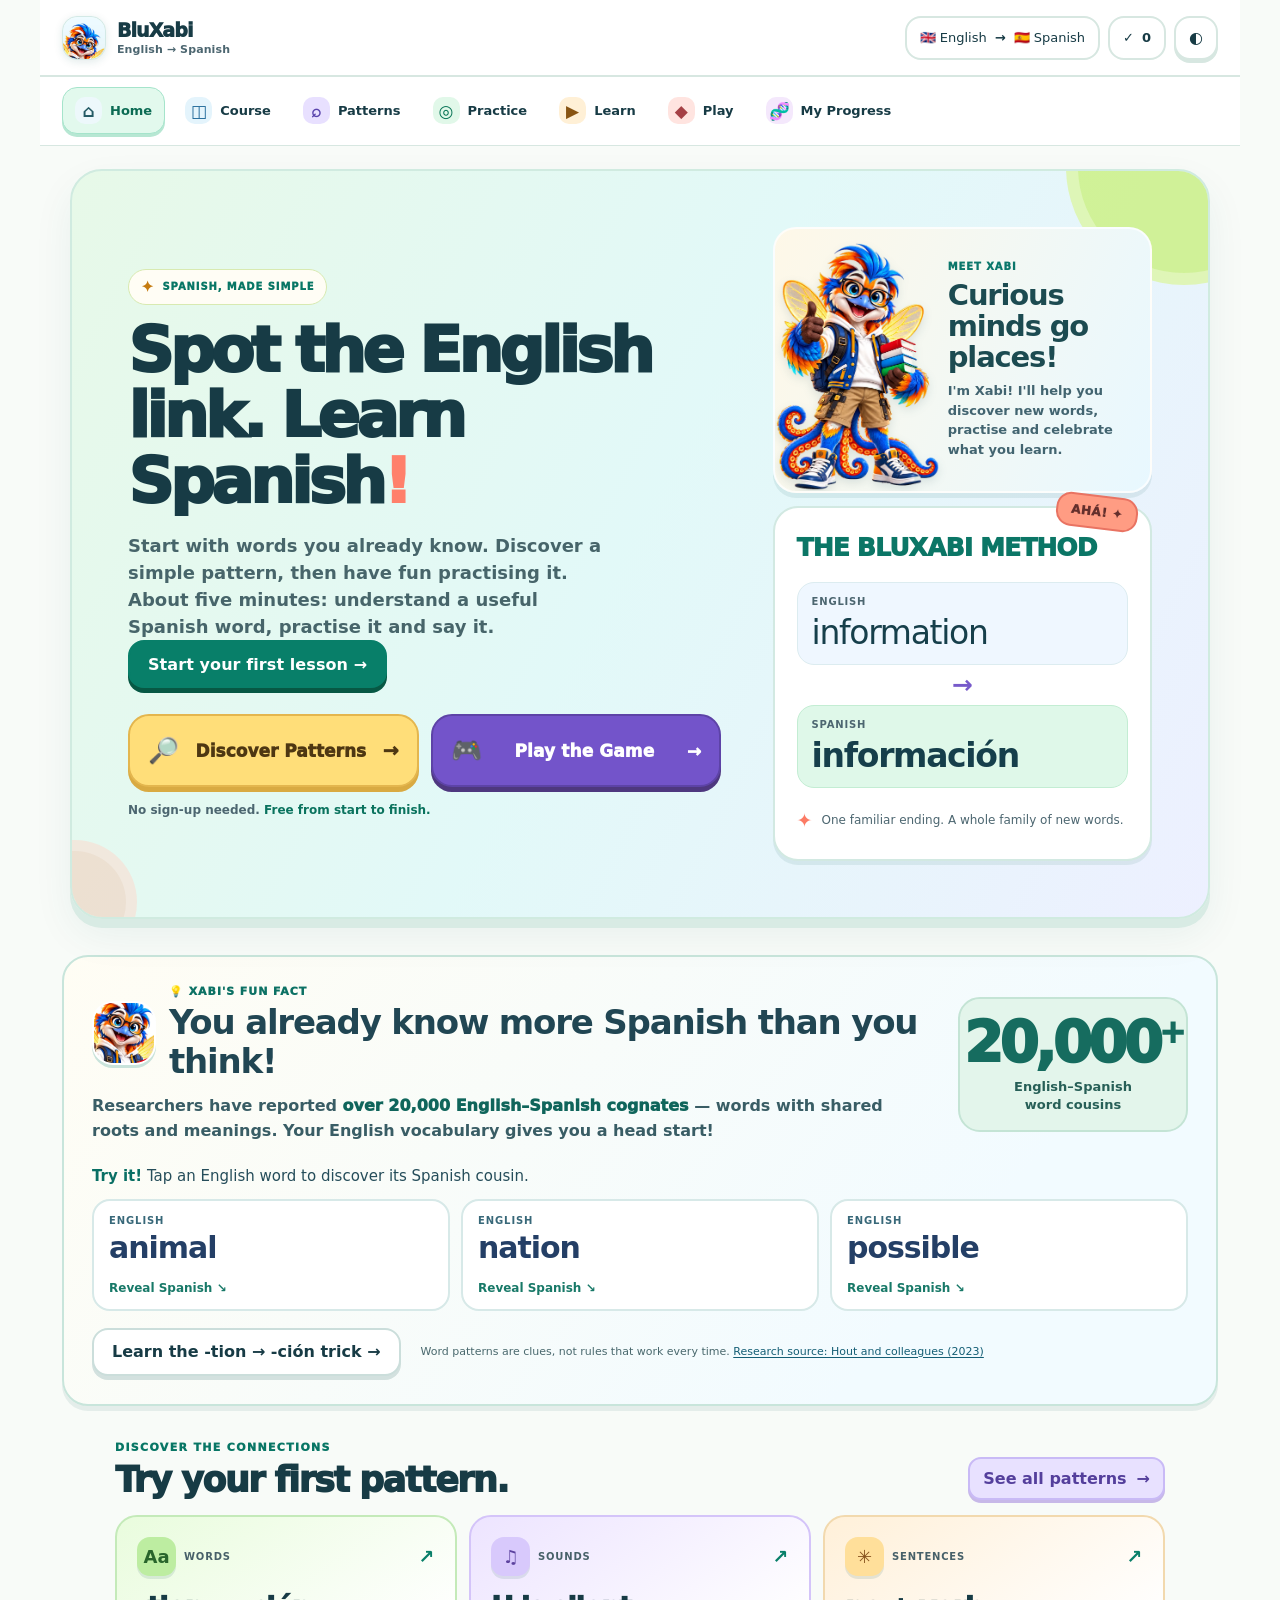
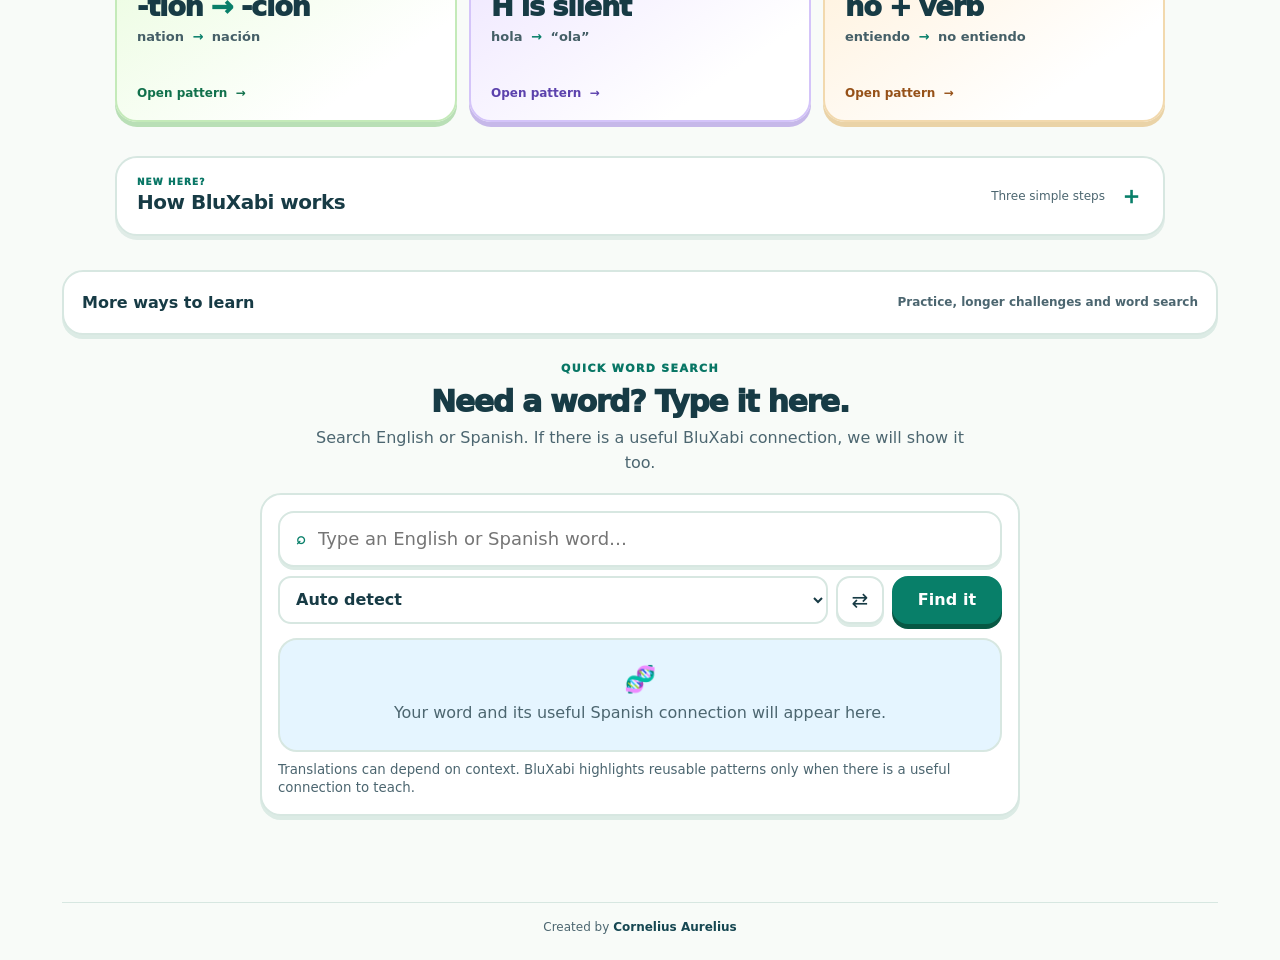
<file: index.html>
<!DOCTYPE html>
<html lang="en">
<head>
  <meta charset="UTF-8" />
  <meta name="viewport" content="width=device-width, initial-scale=1" />
  <meta name="theme-color" content="#0b826d" />
  <meta name="description" content="BluXabi — learn Spanish through links between English and Spanish words, sounds and sentence patterns." />
  <title>BluXabi — Learn Spanish Through Patterns</title>
  <link rel="manifest" href="manifest.webmanifest" />
  <link rel="icon" href="assets/mascot/xabi-icon-192-v2.png" type="image/png" />
  <link rel="stylesheet" href="styles.css?v=34" />
</head>
<body>
  <a class="skip-link" href="#main">Skip to content</a>
  <div class="app-shell">
    <header class="topbar">
      <button class="brand" type="button" data-view="home" aria-label="BluXabi home">
        <span class="brand-mark mascot-brand-mark" aria-hidden="true"><img src="assets/mascot/xabi-logo.webp" alt="" width="44" height="44" /></span>
        <span><strong>BluXabi</strong><small>English → Spanish</small></span>
      </button>
      <div class="topbar-actions">
        <div class="course-pill" aria-label="English to Spanish"><span>🇬🇧 English</span><b>→</b><span>🇪🇸 Spanish</span></div>
        <div class="stat-pill" title="Patterns strong in four or more skills"><span aria-hidden="true">✓</span><strong id="headerMastered">0</strong></div>
        <button class="icon-btn" id="themeButton" type="button" aria-label="Toggle dark mode" title="Toggle dark mode">◐</button>
      </div>
    </header>

    <nav class="primary-nav" aria-label="Primary navigation">
      <button class="nav-item active" type="button" data-view="home"><span>⌂</span><b>Home</b></button>
      <button class="nav-item mobile-hide" type="button" data-view="course"><span>◫</span><b>Course</b></button>
      <button class="nav-item" type="button" data-view="library"><span>⌕</span><b>Patterns</b></button>
      <button class="nav-item mobile-hide" type="button" data-view="practice"><span>◎</span><b>Practice</b></button>
      <button class="nav-item" type="button" data-view="tutor"><span>▶</span><b>Learn</b></button>
      <button class="nav-item" type="button" data-view="game"><span>◆</span><b>Play</b></button>
      <button class="nav-item mobile-hide" type="button" data-view="dna"><span>🧬</span><b>My Progress</b></button>
      <button class="nav-item mobile-more-trigger" type="button" data-mobile-more aria-expanded="false"><span>•••</span><b>More</b></button>
    </nav>
    <div class="mobile-more-menu" id="mobileMoreMenu" hidden>
      <button type="button" data-view="course"><span>◫</span><strong>Guided course</strong><small>A1 → A2 → B1 path</small></button>
      <button type="button" data-view="practice"><span>◎</span><strong>Practice</strong><small>Extra questions and speaking</small></button>
      <button type="button" data-view="dna"><span>🧬</span><strong>My Progress</strong><small>Your progress and reviews</small></button>
    </div>

    <main id="main">
      <section class="view active" data-view-panel="home">
        <section class="simple-home-hero" aria-labelledby="homeTitle">
          <div class="simple-home-copy">
            <span class="eyebrow">SPANISH, MADE SIMPLE</span>
            <h1 id="homeTitle">Spot the English link. Learn Spanish<span class="hero-period">!</span></h1>
            <p>Start with words you already know. Discover a simple pattern, then have fun practising it.</p>
            <p id="firstLessonOutcome">About five minutes: understand a useful Spanish word, practise it and say it.</p><button type="button" class="primary-btn" id="startBeginner">Start your first lesson →</button>
            <div class="simple-home-actions home-two-paths" aria-label="Two ways to learn Spanish">
              <button class="secondary-btn simple-home-explore" type="button" data-view="library"><span aria-hidden="true">🔎</span> Discover Patterns <span aria-hidden="true">→</span></button>
              <button class="primary-btn home-play-button" type="button" data-quest-open><span aria-hidden="true">🎮</span> Play the Game <span aria-hidden="true">→</span></button>
            </div>

            <small class="simple-start-note">No sign-up needed. <b>Free from start to finish.</b></small>
          </div>
          <div class="mascot-showcase">
            <div class="mascot-home-intro">
              <img class="mascot-home-art" src="assets/mascot/xabi-hero.webp" width="768" height="1154" fetchpriority="high" decoding="async" alt="Xabi, our friendly blue-and-orange hybrid mascot with glasses, golden wings, books and playful octopus tentacles." />
              <div class="mascot-home-greeting">
                <span>MEET XABI</span>
                <strong>Curious minds go places!</strong>
                <small>I'm Xabi! I'll help you discover new words, practise and celebrate what you learn.</small>
              </div>
            </div>
            <div class="simple-dna-example" aria-label="Example: information becomes información">
              <span class="example-kicker">THE BLUXABI METHOD</span>
              <div class="example-words"><div><small>ENGLISH</small><span>information</span></div><b aria-hidden="true">→</b><div><small>SPANISH</small><strong>información</strong></div></div>
              <div class="example-bridge"><span aria-hidden="true">✦</span><span>One familiar ending. A whole family of new words.</span></div>
            </div>
          </div>
        </section>

        <section class="xabi-word-fact" aria-labelledby="xabiWordFactTitle">
          <div class="xabi-word-fact-top">
            <div class="xabi-word-fact-copy">
              <div class="xabi-word-fact-title">
                <img src="assets/mascot/xabi-face.webp" alt="" width="64" height="64" loading="lazy" decoding="async" />
                <div><span class="xabi-word-fact-kicker">💡 XABI'S FUN FACT</span><h2 id="xabiWordFactTitle">You already know more Spanish than you think!</h2></div>
              </div>
              <p>Researchers have reported <strong>over 20,000 English–Spanish cognates</strong> — words with shared roots and meanings. Your English vocabulary gives you a head start!</p>
            </div>
            <div class="xabi-word-fact-number" aria-label="Over twenty thousand related English and Spanish words reported by researchers"><strong>20,000<span>+</span></strong><small>English–Spanish<br />word cousins</small></div>
          </div>
          <div class="xabi-word-fact-discovery">
            <p class="xabi-word-fact-prompt"><strong>Try it!</strong> Tap an English word to discover its Spanish cousin.</p>
            <div class="xabi-word-fact-tiles">
              <details class="xabi-word-reveal">
                <summary><span class="xabi-word-reveal-lang">ENGLISH</span><strong>animal</strong><span class="xabi-word-reveal-hint"><span class="xabi-word-reveal-closed">Reveal Spanish ↘</span><span class="xabi-word-reveal-open">Hide answer ↑</span></span></summary>
                <div class="xabi-word-reveal-answer"><span class="xabi-word-reveal-lang">SPANISH</span><strong lang="es">animal</strong><small>Same spelling. The pronunciation changes!</small></div>
              </details>
              <details class="xabi-word-reveal">
                <summary><span class="xabi-word-reveal-lang">ENGLISH</span><strong>nation</strong><span class="xabi-word-reveal-hint"><span class="xabi-word-reveal-closed">Reveal Spanish ↘</span><span class="xabi-word-reveal-open">Hide answer ↑</span></span></summary>
                <div class="xabi-word-reveal-answer"><span class="xabi-word-reveal-lang">SPANISH</span><strong lang="es">nación</strong><small>Notice how <b>-tion</b> changes to <b>-ción</b>.</small></div>
              </details>
              <details class="xabi-word-reveal">
                <summary><span class="xabi-word-reveal-lang">ENGLISH</span><strong>possible</strong><span class="xabi-word-reveal-hint"><span class="xabi-word-reveal-closed">Reveal Spanish ↘</span><span class="xabi-word-reveal-open">Hide answer ↑</span></span></summary>
                <div class="xabi-word-reveal-answer"><span class="xabi-word-reveal-lang">SPANISH</span><strong lang="es">posible</strong><small>Just one <b>s</b> disappears.</small></div>
              </details>
            </div>
          </div>
          <div class="xabi-word-fact-bottom">
            <button type="button" class="secondary-btn xabi-word-fact-cta" data-open="tion-cion">Learn the -tion → -ción trick <span aria-hidden="true">→</span></button>
            <div class="xabi-word-fact-note">Word patterns are clues, not rules that work every time. <a href="https://www.frontiersin.org/journals/education/articles/10.3389/feduc.2023.1225169/full">Research source: Hout and colleagues (2023)</a></div>
          </div>
        </section>

        <section class="home-patterns" aria-labelledby="homePatternsTitle">
          <div class="home-patterns-heading">
            <div><span class="eyebrow">DISCOVER THE CONNECTIONS</span><h2 id="homePatternsTitle">Try your first pattern.</h2></div>
            <button class="home-patterns-all" type="button" data-view="library">See all patterns <span aria-hidden="true">→</span></button>
          </div>
          <div class="home-patterns-grid">
            <button type="button" class="home-pattern-card words" data-open="tion-cion" aria-label="Learn the tion to ción word pattern">
              <span class="home-pattern-category"><span class="home-pattern-symbol" aria-hidden="true">Aa</span> WORDS <span class="home-pattern-arrow" aria-hidden="true">↗</span></span>
              <strong>-tion <span aria-hidden="true">→</span> -ción</strong>
              <span class="home-pattern-sample">nation <b>→</b> nación</span>
              <span class="home-pattern-link">Open pattern <span aria-hidden="true">→</span></span>
            </button>
            <button type="button" class="home-pattern-card sounds" data-open="h-silent" aria-label="Learn the silent H sound pattern">
              <span class="home-pattern-category"><span class="home-pattern-symbol" aria-hidden="true">♫</span> SOUNDS <span class="home-pattern-arrow" aria-hidden="true">↗</span></span>
              <strong>H is silent</strong>
              <span class="home-pattern-sample">hola <b>→</b> “ola”</span>
              <span class="home-pattern-link">Open pattern <span aria-hidden="true">→</span></span>
            </button>
            <button type="button" class="home-pattern-card sentences" data-open="no-before-verb" aria-label="Learn how to say no plus a verb in Spanish">
              <span class="home-pattern-category"><span class="home-pattern-symbol" aria-hidden="true">✳</span> SENTENCES <span class="home-pattern-arrow" aria-hidden="true">↗</span></span>
              <strong>no + verb</strong>
              <span class="home-pattern-sample">entiendo <b>→</b> no entiendo</span>
              <span class="home-pattern-link">Open pattern <span aria-hidden="true">→</span></span>
            </button>
          </div>
        </section>

        <section class="home-learning-journey" id="homeLearningJourney" aria-label="Your next step" hidden></section>

        <section class="simple-how" aria-labelledby="simpleHowTitle">
          <details class="home-how-disclosure">
            <summary><span><span class="eyebrow">NEW HERE?</span><strong id="simpleHowTitle">How BluXabi works</strong></span><small>Three simple steps</small></summary>
          <div class="simple-section-heading">
            <span class="eyebrow">HOW IT WORKS</span>
            <h2>Three simple steps.</h2>
          </div>
          <div class="simple-how-grid">
            <article><span>1</span><div><strong>Start with English</strong><small>Begin with a word, phrase or idea you already understand.</small></div></article>
            <article><span>2</span><div><strong>Spot the Spanish link</strong><small>See and hear the connection without a long grammar lesson.</small></div></article>
            <article><span>3</span><div><strong>Use it straight away</strong><small>Choose it, say it and practise it in a real-life situation.</small></div></article>
          </div>
          </details>
        </section>

        <details class="home-more-tools"><summary><span>More ways to learn</span><small>Practice, longer challenges and word search</small></summary><section class="simple-next" aria-labelledby="simpleNextTitle">
          <div class="simple-section-heading">
            <span class="eyebrow">START ANYWHERE</span>
            <h2 id="simpleNextTitle">Choose another activity</h2>
          </div>
          <div class="simple-path-grid">
            <button type="button" class="simple-path-card learn" data-view="tutor" data-tutor-open="daily">
              <span>▶</span><div><strong>Learn now</strong><small>Continue your 5-minute lesson.</small></div>
            </button>
            <button type="button" class="simple-path-card" data-smart-review>
              <span>◎</span><div><strong>Practise</strong><small>Review what needs strengthening.</small></div>
            </button>
            <button type="button" class="simple-path-card" data-view="game" data-everyday-open="game">
              <span>◆</span><div><strong>40-question challenge</strong><small>Optional advanced challenge, not for first-time beginners.</small></div>
            </button>
            <a class="simple-path-card" href="#quickTranslator">
              <span>⌕</span><div><strong>Find a word</strong><small>Look up an English or Spanish word.</small></div>
            </a>
          </div>
        </section></details>

        <section class="simple-translator" id="quickTranslator" aria-labelledby="translatorTitle">
          <div class="simple-section-heading">
            <span class="eyebrow">QUICK WORD SEARCH</span>
            <h2 id="translatorTitle">Need a word? Type it here.</h2>
            <p>Search English or Spanish. If there is a useful BluXabi connection, we will show it too.</p>
          </div>
          <div class="translator-panel simple-translator-panel">
            <form id="translationForm" class="translation-form">
              <label class="translator-input-wrap">
                <span aria-hidden="true">⌕</span><span class="sr-only">Word to translate</span>
                <input id="translationInput" type="search" placeholder="Type an English or Spanish word…" autocomplete="off" spellcheck="false" />
              </label>
              <div class="translation-controls">
                <select id="translationDirection" aria-label="Translation direction">
                  <option value="auto">Auto detect</option>
                  <option value="en-es">English → Spanish</option>
                  <option value="es-en">Spanish → English</option>
                </select>
                <button id="translationSwap" class="swap-btn" type="button" aria-label="Swap translation direction" title="Swap direction">⇄</button>
                <button id="translationButton" class="primary-btn translate-btn" type="submit">Find it</button>
              </div>
            </form>
            <div id="translationResult" class="translation-result" aria-live="polite">
              <div class="translation-empty"><span>🧬</span><p>Your word and its useful Spanish connection will appear here.</p></div>
            </div>
            <small class="translator-note">Translations can depend on context. BluXabi highlights reusable patterns only when there is a useful connection to teach.</small>
          </div>
        </section>
      </section>

      <section class="view" data-view-panel="course">
        <div class="page-intro course-intro">
          <span class="eyebrow">GUIDED COURSE</span>
          <h1>From first links to real conversation.</h1>
          <p>Follow a clear A1 → A2 → B1 path. Units unlock as you build enough of the previous unit, while Smart Practice adapts the questions to your memory and weakest skills.</p>
        </div>

        <section class="course-progress-hero" id="courseProgressHero" aria-live="polite"></section>

        <div class="course-level-tabs" id="courseLevelTabs" aria-label="Course levels"></div>
        <section class="course-level-summary" id="courseLevelSummary"></section>
        <div class="course-unit-grid" id="courseUnitGrid"></div>
      </section>

      <section class="view" data-view-panel="library">
        <div class="page-intro library-intro library-intro-simple">
          <span class="eyebrow">PATTERNS</span>
          <h1>Learn one useful pattern at a time.</h1>
          <p>A pattern is a shortcut that helps English speakers understand, pronounce or build Spanish. Open one, understand the idea, then practise it.</p>
        </div>

        <section class="pattern-next-card" id="patternNextCard" aria-live="polite"></section>

        <section class="library-section library-section-simple" aria-labelledby="libraryTitle">
          <div class="library-simple-heading">
            <div>
              <span class="eyebrow">BROWSE PATTERNS</span>
              <h2 id="libraryTitle">Choose a pattern to discover.</h2>
              <p id="resultsSummary">Loading patterns…</p>
            </div>
          </div>

          <label class="pattern-search-simple">
            <span aria-hidden="true">⌕</span>
            <span class="sr-only">Search patterns</span>
            <input id="searchInput" type="search" placeholder="Search a pattern or example…" autocomplete="off" />
          </label>

          <div class="library-beginner-start"><span aria-hidden="true">🌱</span><div><strong>New to Spanish? Start here.</strong><small>Try the silent H — one simple idea you can learn in a minute.</small></div><button type="button" class="secondary-btn" data-open="h-silent">Try an easy pattern →</button></div>
          <div class="quick-filter-row library-filter-row" id="quickFilters" aria-label="Filter patterns">
            <button type="button" class="chip active" data-quick="all">All</button>
            <button type="button" class="chip" data-quick="cognates">Word patterns</button>
            <button type="button" class="chip" data-quick="pronunciation">Sounds</button>
            <button type="button" class="chip" data-quick="sentence">Sentences</button>
            <button type="button" class="chip" data-quick="verbs">Verbs</button>
            <button type="button" class="chip" data-quick="questions">Questions</button>
          </div>

          <div class="pattern-grid" id="patternGrid" aria-live="polite"></div>
          <div class="empty-state" id="emptyState" hidden>
            <strong>No patterns found.</strong>
            <p>Try another word or show all patterns.</p>
            <button type="button" class="secondary-btn" id="resetFilters">Show all patterns</button>
          </div>
        </section>
      </section>

      <section class="view" data-view-panel="practice">
        <div class="page-intro practice-intro">
          <span class="eyebrow">PRACTICE</span><h1>One clear question at a time.</h1>
          <p>Answer what you can. If you are unsure, tap <strong>Need help?</strong> for a short clue and example.</p>
        </div>
        <section class="smart-review-bar" id="smartReviewBar" aria-label="Spaced repetition review status">
          <div><span class="eyebrow">QUICK REVIEW</span><strong><span id="reviewDueCount">0</span> ready to review</strong><small id="reviewDueText">We will choose what is most useful to practise.</small></div>
          <button type="button" class="primary-btn" id="reviewStartButton" data-smart-review>Start smart review</button>
        </section>
        <section class="lesson-session-panel" id="lessonSessionPanel" hidden aria-live="polite"></section>
        <div class="practice-toolbar"><label for="practicePatternSelect"><strong>Choose a pattern to practise</strong></label><select id="practicePatternSelect"></select></div>
        <div class="practice-mode-grid">
          <button type="button" class="mode-card" data-mode="write"><span>✍️</span><strong>Write</strong><small>Type the Spanish</small></button>
          <button type="button" class="mode-card" data-mode="speak"><span>🎙️</span><strong>Speak</strong><small>Say it aloud</small></button>
          <button type="button" class="mode-card" data-mode="hear"><span>👂</span><strong>Hear</strong><small>Understand the sound</small></button>
          <button type="button" class="mode-card active" data-mode="choice"><span>↔️</span><strong>Choose</strong><small>Best for beginners</small></button>
          <button type="button" class="mode-card" data-mode="tick"><span>✓</span><strong>Spot it</strong><small>Rapid recognition</small></button>
        </div>
        <section class="practice-stage" id="practiceStage" aria-live="polite"></section>
      </section>

      <section class="view" data-view-panel="tutor">
        <div class="page-intro tutor-intro">
          <span class="eyebrow">PERSONALISED SPANISH COACH</span>
          <h1>Use the Spanish you already know.</h1>
          <p>Keep it simple: a five-minute daily lesson, short real-life scenarios, and a conversation coach that stays close to your unlocked vocabulary instead of overwhelming you.</p>
        </div>

        <div class="tutor-tabs" aria-label="Tutor modes">
          <button type="button" class="active" data-tutor-tab="daily">Daily 5</button>
          <button type="button" data-tutor-tab="conversation">Conversation</button>
          <button type="button" data-tutor-tab="scenarios">Real-life scenarios</button>
        </div>

        <section id="dailyTutorPanel"></section>
        <section id="conversationTutorPanel" hidden></section>
        <section id="scenarioTutorPanel" hidden></section>
      </section>

      <section class="view" data-view-panel="game">
        <div class="page-intro game-intro">
          <span class="eyebrow">PLAY BLUXABI</span>
          <h1>Little quests. Big discoveries.</h1>
          <p>Five fun questions per adventure. Learn the Spanish link, collect stars and try a new world whenever you're ready.</p>
        </div>

        <section id="patternQuest" class="pattern-quest" aria-label="Pattern Quest game"></section>
        <div class="everyday-game-tabs" aria-label="More word challenges">
          <button type="button" class="active" data-everyday-tab="learn">More words to explore</button>
          <button type="button" data-everyday-tab="game">Advanced 40-question challenge</button>
        </div>

        <section id="everydayLearnPanel"></section>
        <section id="gameModePanel" hidden></section>
      </section>

      <section class="view" data-view-panel="dna">
        <div class="page-intro dna-intro">
          <span class="eyebrow">MY SPANISH</span><h1>See what you can actually do.</h1>
          <p>Useful real-life abilities first. Detailed learning data stays available when you want it.</p>
        </div>

        <section class="dna-outcome-hero" id="dnaOutcomeHero" aria-live="polite"></section>
        <section class="quest-progress-summary" id="questProgressSummary" aria-label="Pattern Quest stars"></section>

        <section class="dna-capabilities-section" aria-labelledby="dnaCapabilitiesTitle">
          <div class="section-heading compact">
            <div><span class="eyebrow">REAL-LIFE ABILITIES</span><h2 id="dnaCapabilitiesTitle">What your Spanish is unlocking.</h2></div>
          </div>
          <div class="dna-capability-grid" id="dnaCapabilities"></div>
        </section>

        <section class="journey-wins" aria-labelledby="journeyWinsTitle">
          <div class="section-heading compact"><div>
            <span class="eyebrow">SMALL WINS</span>
            <h2 id="journeyWinsTitle">Progress at your pace.</h2>
            <p id="journeyWinsStatus">Your learning milestones appear here. No streak pressure.</p>
          </div></div>
          <div class="journey-milestones" id="journeyMilestones"></div>
        </section>

        <section class="app-progress-tools" id="appProgressTools" aria-live="polite"></section>

        <details class="dna-more-details">
          <summary><span>More progress details</span><small>Memory, pronunciation, patterns and weekly activity</small></summary>
          <div class="dna-details-inner">
            <div class="dna-overview dna-detail-progress">
              <div class="dna-ring" id="dnaRing"><div><strong id="dnaPercent">0%</strong><span>skills built</span></div></div>
              <div class="skill-summary" id="skillSummary"></div>
            </div>

            <div class="dna-intelligence-grid" id="dnaIntelligenceGrid">
              <article class="dna-metric"><span>🧬</span><strong id="dnaPatternStrong">0</strong><small>strong patterns</small></article>
              <article class="dna-metric"><span>⏱</span><strong id="dnaReviewDue">0</strong><small>reviews due</small></article>
              <article class="dna-metric"><span>🎙️</span><strong id="dnaPronunciation">—</strong><small>speech recognition average</small></article>
              <article class="dna-metric"><span>🧱</span><strong id="dnaSentenceStrong">0</strong><small>sentence frames strong</small></article>
              <article class="dna-metric"><span>🔗</span><strong id="dnaWordReach">—</strong><small>pattern-linked words in reach</small></article>
              <article class="dna-metric"><span>💬</span><strong id="dnaWordsKnown">0</strong><small>everyday words familiar</small></article>
              <article class="dna-metric"><span>🌍</span><strong id="dnaSituationsReady">—</strong><small>real-life situations ready</small></article>
              <article class="dna-metric"><span>☀️</span><strong id="dnaDailyWeek">—</strong><small>Daily 5s this week</small></article>
            </div>

            <section class="dna-health-grid">
              <article class="dna-health-card" id="memoryHealth"></article>
              <article class="dna-health-card" id="pronunciationHealth"></article>
            </section>

            <section class="dna-command-center" id="dnaCommandCenter">
              <div class="section-heading">
                <div><span class="eyebrow">YOUR LEARNING</span><h2>Why BluXabi chose your next step.</h2></div>
              </div>
              <div class="command-grid">
                <article class="command-primary" id="dnaRecommendation"></article>
                <article class="command-card" id="weeklyProgress"></article>
                <article class="command-card" id="strengthProfile"></article>
                <article class="command-card" id="reviewCalendar"></article>
              </div>
            </section>

            <section class="dna-section">
              <div class="section-heading"><div><span class="eyebrow">YOUR PATTERN MAP</span><h2>Connections by family</h2><p>Tap any node to reopen that pattern.</p></div></div>
              <div class="dna-map" id="dnaMap"></div>
            </section>

            <section class="dna-section">
              <div class="section-heading"><div><span class="eyebrow">MEANING COVERAGE</span><h2>WHO · WHAT · WHERE · WHY · WHEN</h2></div></div>
              <div class="coverage-grid" id="coverageGrid"></div>
            </section>

            <section class="next-best" id="nextBestCard">
              <div><span class="eyebrow">NEXT BEST LINK</span><h2 id="nextBestTitle">Start your first pattern</h2><p id="nextBestText">Your next useful connection will appear here.</p></div>
              <button type="button" class="primary-btn" id="nextBestButton">Practise this link</button>
            </section>
          </div>
        </details>
      </section>
    </main>
    <footer class="bluxabi-creator-credit" aria-label="Site credit">Created by <a href="https://corneliusaurelius.com/">Cornelius Aurelius</a></footer>
  </div>

  <dialog class="pattern-dialog" id="patternDialog" aria-labelledby="dialogTitle">
    <div class="dialog-inner"><button type="button" class="dialog-close" aria-label="Close">×</button><div id="dialogContent"></div></div>
  </dialog>

  <dialog class="account-dialog" id="accountDialog" aria-label="Free BluXabi account">
    <div class="account-dialog-inner"><button type="button" class="dialog-close" data-account-close aria-label="Close account window">×</button><div id="accountDialogContent"></div></div>
  </dialog>

  <div class="toast" id="toast" role="status" aria-live="polite"></div>
  <script src="supabase-config.js?v=1"></script>
  <script src="cloud-sync.js?v=3"></script>
  <script src="everyday-data.js?v=1"></script>
  <script src="pattern-teaching.js?v=4"></script>
  <script src="app.js?v=34"></script>
  <script src="profile-tools.js?v=4"></script>
  <script src="learning-wins.js?v=4"></script>
  <script src="pattern-quest.js?v=10"></script>
</body>
</html>
</file>
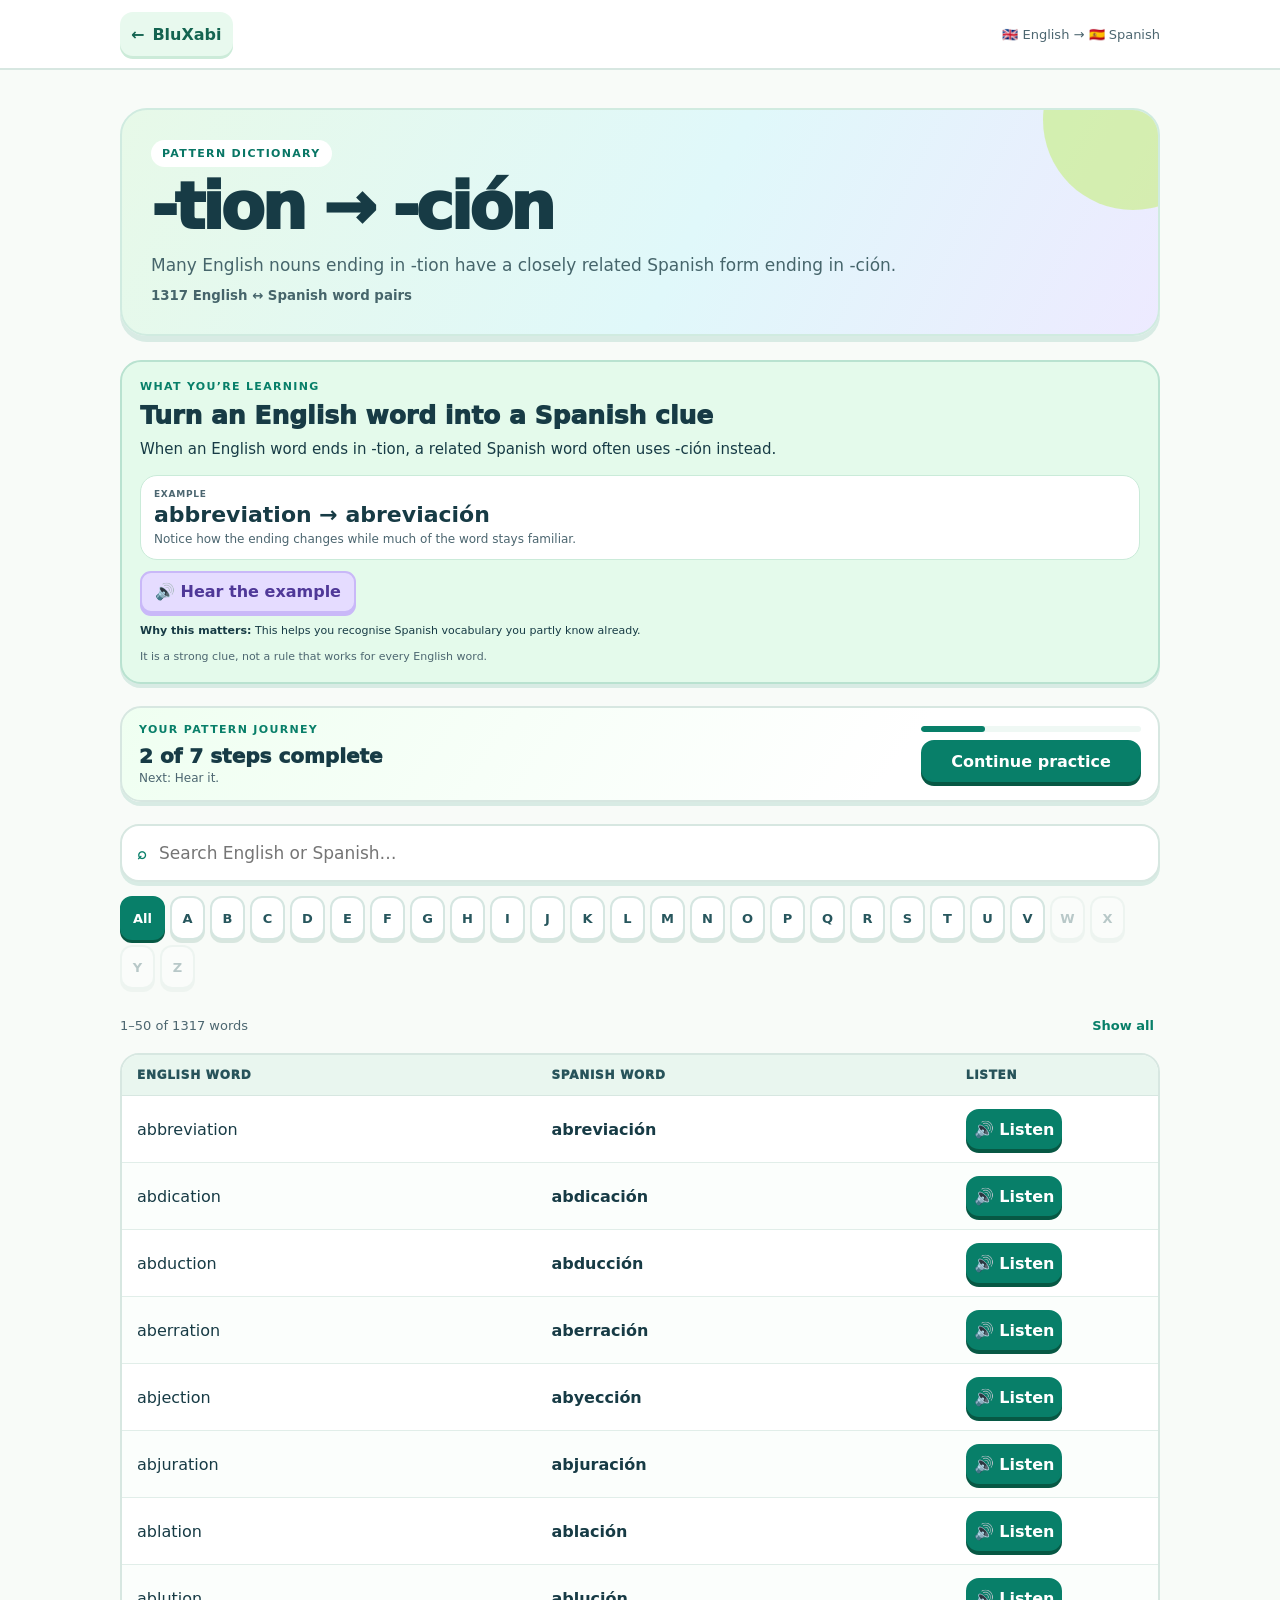
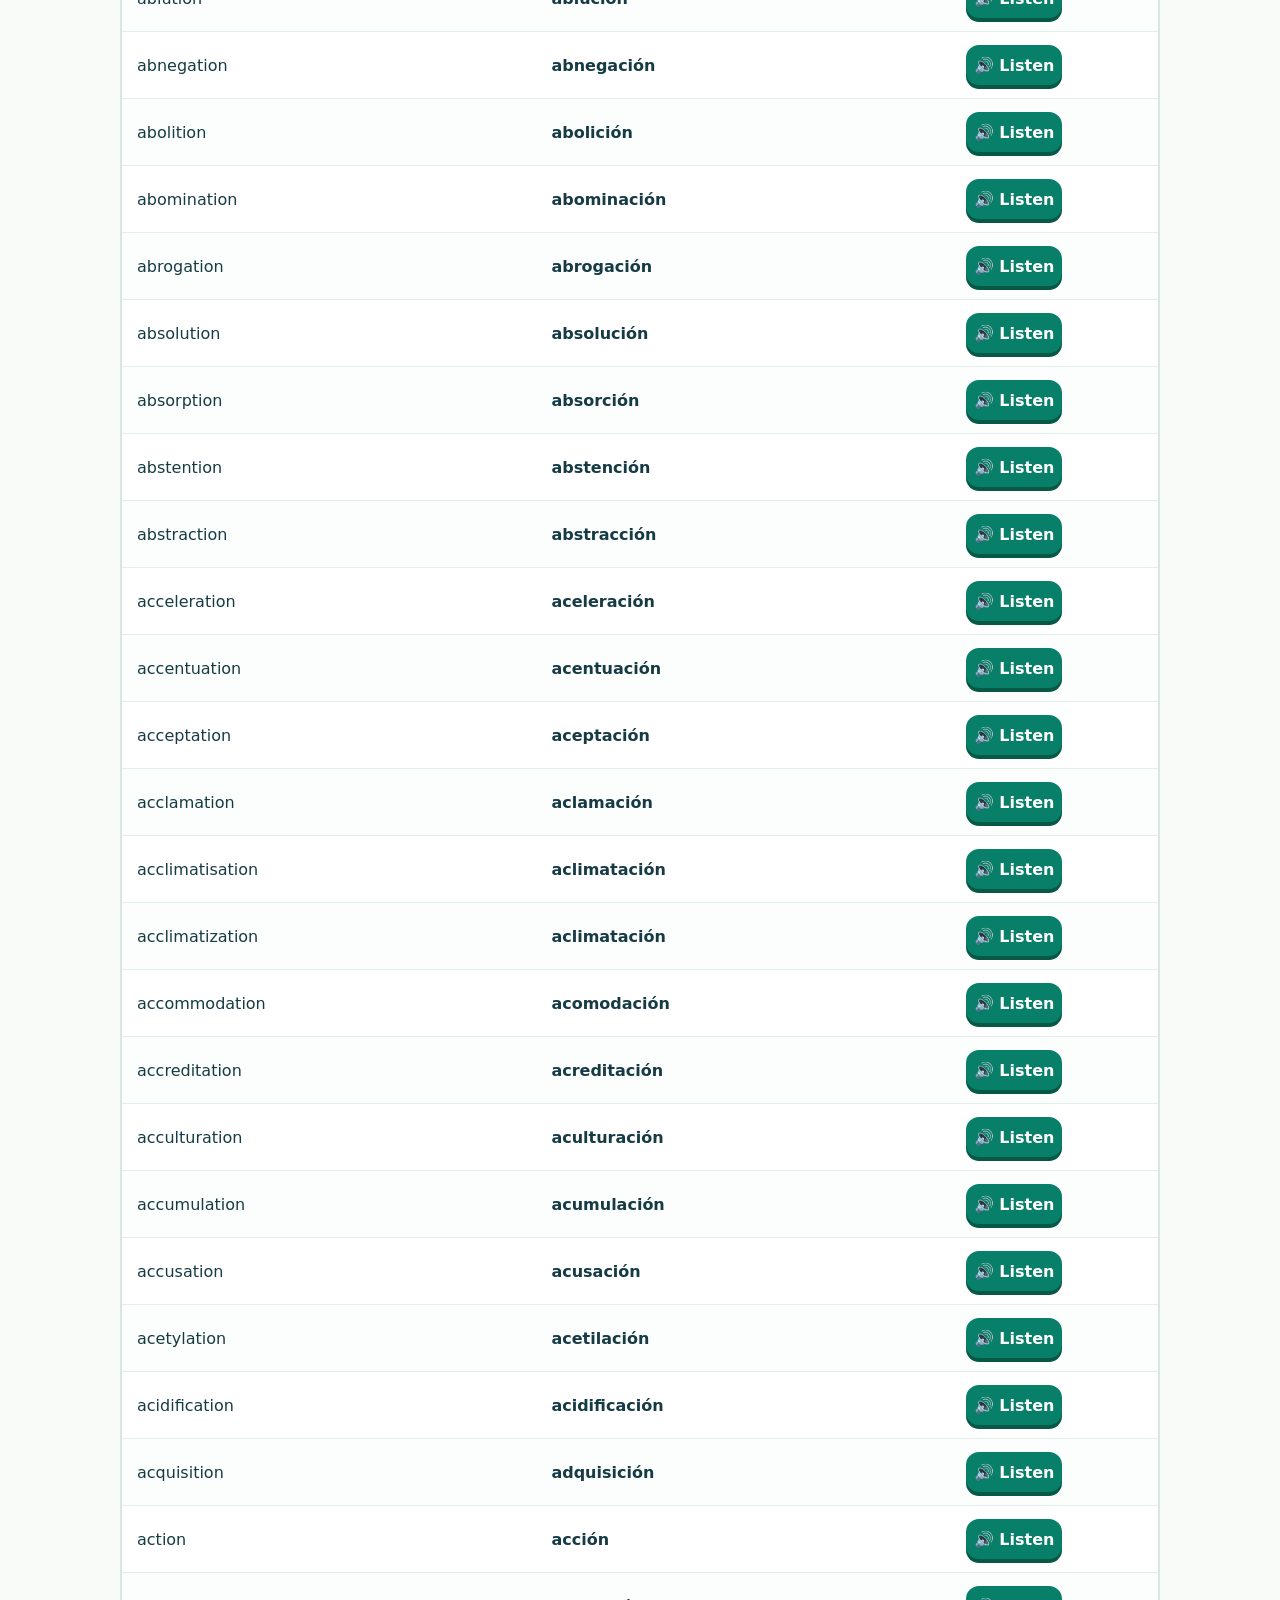
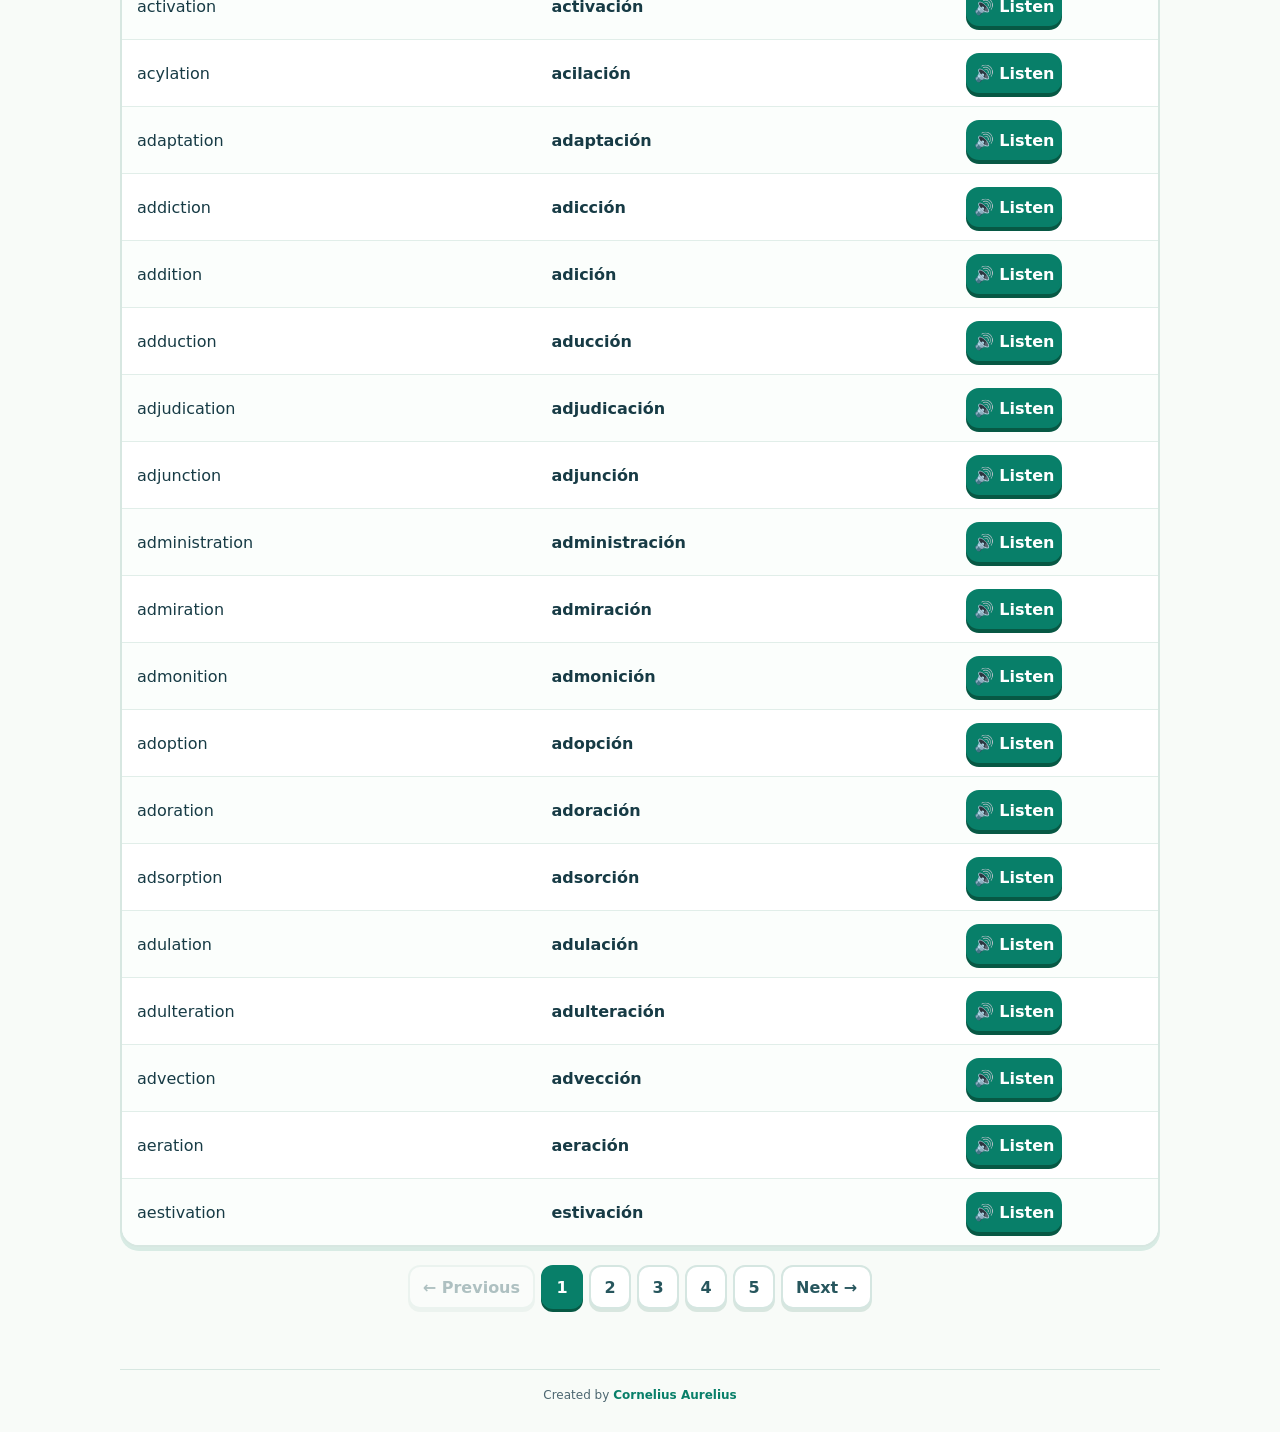
<file: pattern.html>
<!DOCTYPE html>
<html lang="en">
<head>
  <meta charset="UTF-8" />
  <meta name="viewport" content="width=device-width, initial-scale=1" />
  <meta name="theme-color" content="#0b826d" />
  <meta name="description" content="BluXabi pattern dictionary — English and Spanish words linked by reusable patterns." />
  <title>BluXabi Pattern Dictionary</title>
  <link rel="stylesheet" href="pattern.css?v=7" />
</head>
<body>
  <header class="pattern-topbar">
    <a class="back-link" href="index.html" aria-label="Back to BluXabi">← <span>BluXabi</span></a>
    <div class="course-label">🇬🇧 English → 🇪🇸 Spanish</div>
  </header>

  <main class="pattern-page">
    <header class="pattern-heading">
      <span class="eyebrow">PATTERN DICTIONARY</span>
      <h1 id="patternTitle">Loading pattern…</h1>
      <p id="patternExplanation"></p>
      <small id="patternCount"></small>
    </header>

    <section class="pattern-teaching" id="patternTeaching" aria-label="Pattern explanation"></section>
    <section class="dictionary-journey" id="patternJourney" aria-label="Pattern learning journey"></section>

    <section class="dictionary-controls" aria-label="Dictionary controls">
      <label class="dictionary-search">
        <span aria-hidden="true">⌕</span>
        <span class="sr-only">Search words in this pattern</span>
        <input id="wordSearch" type="search" placeholder="Search English or Spanish…" autocomplete="off" />
      </label>
      <nav class="alphabet" id="alphabet" aria-label="Filter by English first letter"></nav>
    </section>

    <div class="table-meta">
      <span id="resultSummary">Loading words…</span>
      <button id="clearFilters" class="clear-button" type="button">Show all</button>
    </div>

    <div class="dictionary-table-wrap">
      <table class="dictionary-table">
        <thead><tr><th scope="col">English word</th><th scope="col">Spanish word</th><th scope="col" class="listen-head">Listen</th></tr></thead>
        <tbody id="wordRows"></tbody>
      </table>
    </div>

    <nav class="pagination" id="pagination" aria-label="Dictionary pages"></nav>
  </main>

  <footer class="bluxabi-creator-credit" aria-label="Site credit">Created by <a href="https://corneliusaurelius.com/">Cornelius Aurelius</a></footer>

  <div class="toast" id="toast" role="status" aria-live="polite"></div>
  <script src="pattern-data.js?v=5"></script>
  <script src="pattern-teaching.js?v=1"></script>
  <script src="pattern-page.js?v=4"></script>
</body>
</html>
</file>
<file: styles.css>
:root{--bg:#f8f7f0;--surface:#fff;--surface-2:#f0f3ed;--text:#143b31;--muted:#64756f;--border:#d7dfd8;--green:#1d6b54;--green-dark:#123c31;--green-soft:#dff0e8;--lime:#b8d84f;--sound:#e4eef5;--word:#e8f2df;--sentence:#f5eadc;--verb:#eee7f7;--question:#f5e6ea;--shadow:0 18px 50px rgba(22,61,51,.09)}
*{box-sizing:border-box}html{scroll-behavior:smooth}body{margin:0;background:var(--bg);color:var(--text);font-family:Inter,ui-sans-serif,system-ui,-apple-system,BlinkMacSystemFont,"Segoe UI",sans-serif}button,input,select{font:inherit}button{color:inherit}button:focus-visible,input:focus-visible,select:focus-visible{outline:3px solid rgba(29,107,84,.26);outline-offset:2px}.sr-only{position:absolute!important;width:1px!important;height:1px!important;padding:0!important;margin:-1px!important;overflow:hidden!important;clip:rect(0,0,0,0)!important;white-space:nowrap!important;border:0!important}.skip-link{position:absolute;left:-999px;top:0;background:var(--text);color:#fff;padding:10px;z-index:100}.skip-link:focus{left:8px;top:8px}.app-shell{width:min(1200px,100%);margin:0 auto;min-height:100vh}
.topbar{min-height:76px;display:flex;align-items:center;justify-content:space-between;gap:16px;padding:13px 22px;border-bottom:1px solid var(--border);position:sticky;top:0;z-index:30;background:color-mix(in srgb,var(--bg) 94%,transparent);backdrop-filter:blur(14px)}.brand{display:flex;align-items:center;gap:11px;border:0;background:transparent;padding:0;cursor:pointer;text-align:left}.brand-mark{width:44px;height:44px;display:grid;place-items:center;border-radius:14px;background:var(--green-soft);font-size:24px}.brand strong{display:block;font-size:18px;letter-spacing:-.02em}.brand small{display:block;color:var(--muted);font-size:11px;margin-top:2px}.topbar-actions{display:flex;align-items:center;gap:8px}.course-pill,.stat-pill{min-height:44px;border:1px solid var(--border);background:var(--surface);border-radius:14px;display:flex;align-items:center;gap:8px;padding:0 13px;font-size:13px}.icon-btn{width:44px;height:44px;border:1px solid var(--border);background:var(--surface);border-radius:14px;cursor:pointer}
.primary-nav{display:flex;gap:6px;padding:9px 22px;border-bottom:1px solid var(--border);background:var(--bg);position:sticky;top:76px;z-index:25}.nav-item{min-height:46px;padding:0 16px;display:flex;align-items:center;gap:8px;border:0;border-radius:13px;background:transparent;cursor:pointer;color:var(--muted)}.nav-item b{font-weight:800}.nav-item.active{background:var(--green-soft);color:var(--green-dark)}
main{padding:0 22px 52px}.view{display:none}.view.active{display:block}h1,h2,h3,p{margin-top:0}h1{font-size:clamp(42px,6vw,72px);line-height:.98;letter-spacing:-.055em;margin-bottom:21px}h1 em{font-style:normal;color:var(--green)}h2{letter-spacing:-.04em}.eyebrow{display:inline-block;font-size:11px;font-weight:900;letter-spacing:.12em;color:var(--green);margin-bottom:9px}.primary-btn,.secondary-btn{min-height:48px;padding:0 18px;border-radius:14px;font-weight:850;cursor:pointer}.primary-btn{border:1px solid var(--green-dark);background:var(--green-dark);color:#fff}.secondary-btn{border:1px solid var(--border);background:var(--surface);color:var(--text)}.text-btn{border:0;background:transparent;color:var(--green);font-weight:850;cursor:pointer}
.welcome-grid{display:grid;grid-template-columns:minmax(0,.92fr) minmax(450px,1.08fr);gap:36px;align-items:center;padding:54px 0 42px}.welcome-copy p{color:var(--muted);font-size:18px;line-height:1.65;max-width:620px}.welcome-actions{display:flex;gap:10px;flex-wrap:wrap;margin-top:24px}.beginner-steps{display:grid;grid-template-columns:repeat(3,1fr);gap:9px;margin-top:29px}.beginner-steps>div{min-width:0;border-top:1px solid var(--border);padding-top:13px;display:flex;gap:9px}.beginner-steps>div>span{width:25px;height:25px;flex:0 0 auto;display:grid;place-items:center;border-radius:999px;background:var(--green-soft);font-size:11px;font-weight:900}.beginner-steps p{margin:0!important;font-size:13px!important;line-height:1.35!important}.beginner-steps strong,.beginner-steps small{display:block}.beginner-steps small{color:var(--muted);margin-top:3px}
.translator-panel{min-width:0;background:var(--surface);border:1px solid var(--border);border-radius:28px;padding:22px;box-shadow:var(--shadow)}.translator-heading{display:flex;justify-content:space-between;gap:16px;align-items:flex-start;margin-bottom:16px}.translator-heading .eyebrow{margin-bottom:4px}.translator-heading h2{font-size:31px;margin:0}.translator-badge{padding:7px 10px;border-radius:999px;background:var(--green-soft);color:var(--green-dark);font-size:11px;font-weight:850;white-space:nowrap}.translation-form{display:grid;gap:9px}.translator-input-wrap{min-height:62px;display:flex;align-items:center;gap:10px;padding:0 16px;border:1px solid var(--border);background:var(--bg);border-radius:17px}.translator-input-wrap>span[aria-hidden]{color:var(--green);font-weight:900}.translator-input-wrap input{width:100%;min-width:0;border:0;outline:0;background:transparent;color:var(--text);font-size:18px}.translation-controls{display:grid;grid-template-columns:minmax(0,1fr) 48px auto;gap:8px}.translation-controls select{min-width:0;min-height:48px;border:1px solid var(--border);background:var(--surface);color:var(--text);border-radius:14px;padding:0 12px}.swap-btn{width:48px;min-height:48px;border:1px solid var(--border);border-radius:14px;background:var(--surface);cursor:pointer;font-size:20px}.translate-btn{min-width:110px}.translation-result{margin-top:14px;min-height:155px;padding:15px;border:1px solid var(--border);background:var(--surface-2);border-radius:18px}.translation-empty,.translation-loading,.translation-error{min-height:123px;display:grid;place-items:center;align-content:center;text-align:center;color:var(--muted)}.translation-empty span{font-size:26px}.translation-empty p,.translation-loading p,.translation-error p{margin:7px 0 0;line-height:1.45}.translation-loading span{width:24px;height:24px;border:3px solid var(--border);border-top-color:var(--green);border-radius:50%;animation:spin .8s linear infinite}@keyframes spin{to{transform:rotate(360deg)}}.translation-meta{font-size:10px;font-weight:900;letter-spacing:.08em;text-transform:uppercase;color:var(--muted);margin-bottom:9px}.translation-pair{display:grid;grid-template-columns:1fr 28px 1fr;gap:9px;align-items:center}.translation-side{position:relative;min-width:0;padding:12px 42px 12px 12px;border-radius:14px;background:var(--surface);border:1px solid var(--border)}.translation-side.target{background:var(--green-soft)}.translation-side small{display:block;color:var(--muted);font-size:10px;margin-bottom:3px}.translation-side strong{display:block;font-size:clamp(19px,3vw,26px);letter-spacing:-.035em;overflow-wrap:anywhere}.translation-arrow{text-align:center;color:var(--green);font-weight:900;font-size:18px}.audio-dot{position:absolute;right:8px;top:50%;transform:translateY(-50%);width:34px;height:34px;border:1px solid var(--border);border-radius:10px;background:var(--surface);cursor:pointer}.translation-pattern-hint{width:100%;margin-top:9px;min-height:53px;display:grid;grid-template-columns:28px 1fr auto;gap:9px;align-items:center;text-align:left;border:1px solid var(--border);border-radius:14px;background:var(--surface);padding:8px 11px;cursor:pointer}.translation-pattern-hint small{display:block;color:var(--muted);font-size:9px;text-transform:uppercase;letter-spacing:.07em}.translation-pattern-hint strong{display:block;margin-top:2px;font-size:14px}.translation-alternatives{margin-top:9px}.translation-alternatives small{color:var(--muted)}.translation-alternatives div{display:flex;flex-wrap:wrap;gap:5px;margin-top:6px}.translation-alternatives span{padding:5px 8px;background:var(--surface);border:1px solid var(--border);border-radius:999px;font-size:12px}.translator-note{display:block;margin-top:9px;color:var(--muted);line-height:1.4}
.home-section{margin:16px 0 46px}.section-heading{display:flex;align-items:end;justify-content:space-between;gap:16px;margin-bottom:17px}.section-heading.compact{align-items:center}.section-heading h2{margin:0;font-size:31px}.section-heading p{margin:6px 0 0;color:var(--muted)}.starter-grid{display:grid;grid-template-columns:repeat(3,1fr);gap:11px}.starter-card{border:1px solid var(--border);background:var(--surface);border-radius:20px;padding:17px;cursor:pointer;text-align:left;min-height:172px;display:flex;flex-direction:column}.starter-card-top{display:flex;align-items:center;justify-content:space-between;gap:8px}.starter-number{font-size:11px;font-weight:900;color:var(--muted)}.starter-card h3{font-size:21px;margin:18px 0 6px}.starter-card p{color:var(--muted);font-size:14px;line-height:1.45}.starter-card .mini-progress{margin-top:auto}.family-grid{display:grid;grid-template-columns:repeat(5,1fr);gap:10px}.family-card{min-height:145px;border:1px solid var(--border);background:var(--surface);border-radius:19px;padding:15px;text-align:left;cursor:pointer}.family-card span{font-size:24px}.family-card strong{display:block;font-size:18px;margin:13px 0 4px}.family-card small{display:block;color:var(--muted);line-height:1.35}.family-card b{display:block;margin-top:12px;font-size:11px;color:var(--green)}.lens-row{display:grid;grid-template-columns:repeat(5,1fr);gap:9px}.lens-card{min-height:112px;text-align:left;border:1px solid var(--border);background:var(--surface);border-radius:17px;padding:14px;cursor:pointer}.lens-card span{display:block;font-size:20px;margin-bottom:12px}.lens-card strong{display:block}.lens-card small{display:block;color:var(--muted);line-height:1.35;margin-top:4px}.lens-card.active{border-color:var(--green);background:var(--green-soft);box-shadow:0 0 0 3px rgba(29,107,84,.08)}
.page-intro{padding:50px 0 22px}.page-intro h1{font-size:clamp(40px,5.4vw,64px);max-width:900px}.page-intro p{font-size:17px;line-height:1.6;color:var(--muted);max-width:760px}.family-tabs{display:flex;gap:8px;flex-wrap:wrap;margin:8px 0 25px}.family-tab{min-height:42px;padding:0 13px;border:1px solid var(--border);border-radius:13px;background:var(--surface);cursor:pointer;font-weight:800}.family-tab.active{background:var(--green-dark);color:#fff;border-color:var(--green-dark)}.meaning-filter{margin:10px 0 29px}.compact-lenses .lens-card{min-height:76px;display:flex;align-items:center;gap:9px}.compact-lenses .lens-card span{margin:0}.library-section{margin-bottom:42px}.search-bar{display:grid;grid-template-columns:minmax(0,1fr) 180px 170px;gap:9px;margin-bottom:10px}.search-box{min-height:51px;display:flex;align-items:center;gap:9px;background:var(--surface);border:1px solid var(--border);border-radius:14px;padding:0 14px}.search-box input{width:100%;border:0;outline:0;background:transparent;color:var(--text);font-size:16px}.search-bar select,.practice-toolbar select{min-height:51px;border:1px solid var(--border);background:var(--surface);color:var(--text);border-radius:14px;padding:0 12px}.quick-filter-row{display:flex;gap:7px;flex-wrap:wrap;margin-bottom:17px}.chip{min-height:37px;padding:0 12px;border:1px solid var(--border);background:var(--surface);border-radius:999px;cursor:pointer;color:var(--muted);font-weight:750}.chip.active{background:var(--green-dark);border-color:var(--green-dark);color:#fff}.pattern-grid{display:grid;grid-template-columns:repeat(3,1fr);gap:11px}.pattern-card{border:1px solid var(--border);background:var(--surface);border-radius:20px;padding:17px;min-height:246px;display:flex;flex-direction:column}.pattern-card-top{display:flex;align-items:center;justify-content:space-between;gap:8px}.mini-badge{display:inline-flex;align-items:center;min-height:27px;padding:0 9px;border-radius:999px;font-size:9px;letter-spacing:.07em;font-weight:900}.mini-badge.visual{background:var(--word);color:#355a2d}.mini-badge.sound{background:var(--sound);color:#2a596d}.mini-badge.writing{background:var(--sentence);color:#704a2d}.pattern-card h3{font-size:20px;margin:16px 0 7px}.pattern-card .rule{font-size:14px;line-height:1.45;color:var(--muted);min-height:42px}.pattern-card .unlock{font-size:12px;color:var(--green);font-weight:800;margin:4px 0 12px}.lens-tags{display:flex;gap:5px;flex-wrap:wrap;margin:5px 0 11px}.lens-tag{padding:3px 7px;border-radius:999px;background:var(--surface-2);color:var(--muted);font-size:9px;font-weight:900}.skill-dots{display:flex;gap:5px;align-items:center;margin:2px 0 12px}.skill-dot{width:18px;height:18px;border-radius:999px;border:1px solid var(--border);display:grid;place-items:center;font-size:9px;color:var(--muted);background:var(--bg)}.skill-dot.on{background:var(--green-dark);border-color:var(--green-dark);color:#fff}.mini-progress{height:7px;background:var(--surface-2);border-radius:999px;overflow:hidden}.mini-progress span{display:block;height:100%;background:var(--green);border-radius:inherit}.pattern-card-actions{margin-top:auto;display:flex;gap:7px}.card-btn{flex:1;min-height:40px;border:1px solid var(--border);background:var(--surface);border-radius:11px;font-weight:800;cursor:pointer}.card-btn.primary{background:var(--green-soft);color:var(--green-dark)}.empty-state{text-align:center;padding:45px 20px;border:1px dashed var(--border);border-radius:18px;color:var(--muted)}
.practice-toolbar{display:grid;grid-template-columns:90px minmax(0,560px);align-items:center;gap:10px;margin:7px 0 18px}.practice-mode-grid{display:grid;grid-template-columns:repeat(5,1fr);gap:9px;margin-bottom:16px}.mode-card{min-height:112px;border:1px solid var(--border);background:var(--surface);border-radius:18px;padding:14px;text-align:left;cursor:pointer}.mode-card span,.mode-card strong,.mode-card small{display:block}.mode-card span{font-size:23px;margin-bottom:11px}.mode-card small{color:var(--muted);margin-top:3px}.mode-card.active{background:var(--green-soft);border-color:#bdd8ca}.practice-stage{min-height:350px;border:1px solid var(--border);background:var(--surface);border-radius:24px;padding:26px;box-shadow:var(--shadow)}.practice-head{display:flex;justify-content:space-between;gap:15px;align-items:flex-start}.practice-head h2{font-size:28px;margin:5px 0 4px}.practice-head p{color:var(--muted);line-height:1.45}.practice-score{flex:0 0 auto;font-size:12px;font-weight:900;color:var(--muted)}.prompt-box{margin:20px 0;padding:19px;border-radius:17px;background:var(--surface-2)}.prompt-label{display:block;font-size:10px;font-weight:900;letter-spacing:.09em;color:var(--muted);margin-bottom:7px}.prompt-box strong{font-size:clamp(24px,4vw,39px);letter-spacing:-.03em}.answer-form{display:flex;gap:8px}.answer-form input{flex:1;min-width:0;min-height:50px;border:1px solid var(--border);background:var(--bg);color:var(--text);border-radius:13px;padding:0 14px;font-size:16px}.feedback{margin-top:13px;min-height:48px;padding:12px 14px;border-radius:13px;background:var(--surface-2);color:var(--muted)}.feedback.correct{background:#e5f3e7;color:#2e6338}.feedback.incorrect{background:#f8e8e4;color:#824435}.choice-grid{display:grid;grid-template-columns:repeat(2,1fr);gap:9px;margin-top:16px}.choice-btn{min-height:82px;border:1px solid var(--border);background:var(--bg);border-radius:15px;padding:13px;cursor:pointer;font-size:17px;font-weight:800}.choice-btn.correct{border-color:#69a970;background:#e5f3e7}.choice-btn.incorrect{border-color:#bd7868;background:#f8e8e4}.big-listen{width:100%;min-height:108px;border:1px solid var(--border);background:var(--surface-2);border-radius:17px;cursor:pointer;font-size:22px;font-weight:850}.tick-list{display:grid;gap:8px;margin:16px 0}.tick-item{display:flex;align-items:center;gap:11px;min-height:52px;border:1px solid var(--border);background:var(--bg);border-radius:13px;padding:10px 12px}.tick-item input{width:20px;height:20px;accent-color:var(--green)}.practice-actions{display:flex;gap:8px;flex-wrap:wrap;margin-top:16px}.mic-btn{min-height:48px;padding:0 17px;border:1px solid var(--green-dark);background:var(--green-dark);color:#fff;border-radius:13px;cursor:pointer;font-weight:850}.practice-footer{margin-top:19px;padding-top:15px;border-top:1px solid var(--border);display:flex;align-items:center;justify-content:space-between;gap:12px}.practice-footer small{color:var(--muted)}.skip-btn{min-height:42px;padding:0 14px;border:1px solid var(--border);background:var(--bg);border-radius:12px;cursor:pointer;font-weight:800}
.dna-overview{display:grid;grid-template-columns:240px 1fr;gap:28px;align-items:center}.dna-ring{width:220px;height:220px;border-radius:50%;display:grid;place-items:center;background:conic-gradient(var(--green) 0deg,var(--surface-2) 0deg);position:relative}.dna-ring:after{content:"";position:absolute;inset:25px;border-radius:50%;background:var(--bg)}.dna-ring div{position:relative;z-index:2;text-align:center}.dna-ring strong{display:block;font-size:45px;letter-spacing:-.05em}.dna-ring span{color:var(--muted);font-size:12px}.skill-summary{display:grid;grid-template-columns:repeat(5,1fr);gap:8px}.skill-stat{border:1px solid var(--border);background:var(--surface);border-radius:16px;padding:14px}.skill-stat span{font-size:20px}.skill-stat strong{display:block;font-size:24px;margin:7px 0 2px}.skill-stat small{color:var(--muted)}.dna-section{margin:38px 0}.dna-map{display:grid;grid-template-columns:repeat(5,1fr);gap:10px}.dna-family{position:relative;border:1px solid var(--border);background:var(--surface);border-radius:19px;padding:14px}.dna-family h3{margin:0 0 12px;font-size:16px}.dna-nodes{display:grid;gap:7px}.dna-node{position:relative;width:100%;text-align:left;min-height:44px;border:1px solid var(--border);background:var(--bg);border-radius:12px;padding:8px 10px;cursor:pointer}.dna-node strong{display:block;font-size:12px;overflow:hidden;text-overflow:ellipsis;white-space:nowrap}.dna-node small{color:var(--muted);font-size:10px}.dna-node:before{content:"";position:absolute;left:-8px;top:50%;width:7px;border-top:1px solid var(--border)}.coverage-grid{display:grid;grid-template-columns:repeat(5,1fr);gap:9px}.coverage-card{background:var(--surface);border:1px solid var(--border);border-radius:16px;padding:14px}.coverage-card strong{font-size:16px}.coverage-bar{height:8px;background:var(--surface-2);border-radius:999px;margin:12px 0 6px;overflow:hidden}.coverage-bar span{display:block;height:100%;background:var(--green);border-radius:inherit}.coverage-card small{color:var(--muted)}.next-best{display:flex;align-items:center;justify-content:space-between;gap:20px;margin:28px 0;background:var(--green-dark);color:#fff;border-radius:23px;padding:23px}.next-best .eyebrow{color:#b9e1d2}.next-best h2{margin:0 0 5px}.next-best p{margin:0;color:#cbdad4}.next-best .primary-btn{background:#fff;color:var(--green-dark);border-color:#fff;flex:0 0 auto}
.pattern-dialog{width:min(760px,calc(100% - 22px));border:0;border-radius:26px;padding:0;background:var(--surface);color:var(--text);box-shadow:0 32px 90px rgba(0,0,0,.25)}.pattern-dialog::backdrop{background:rgba(13,32,27,.56);backdrop-filter:blur(3px)}.dialog-inner{padding:25px;position:relative}.dialog-close{position:absolute;right:15px;top:15px;width:42px;height:42px;border:1px solid var(--border);background:var(--bg);border-radius:12px;cursor:pointer;font-size:23px;z-index:2}.dialog-hero{padding-right:50px}.dialog-hero h2{font-size:clamp(31px,6vw,53px);margin:16px 0 9px;letter-spacing:-.055em}.dialog-hero p{color:var(--muted);line-height:1.6}.pattern-transform{margin:17px 0;border:1px solid var(--border);background:var(--surface-2);border-radius:18px;padding:16px}.pattern-transform-label{font-size:10px;font-weight:900;letter-spacing:.08em;color:var(--muted);margin-bottom:9px}.transform-example{display:grid;grid-template-columns:1fr 32px 1fr auto;align-items:center;gap:9px;padding:9px 0;border-bottom:1px solid var(--border)}.transform-example:last-child{border-bottom:0}.transform-example .arrow{text-align:center;color:var(--green);font-weight:900}.transform-word{font-size:18px;font-weight:800;overflow-wrap:anywhere}.transform-word mark{background:transparent;color:var(--green);font-weight:950;text-decoration:underline;text-decoration-color:var(--lime);text-decoration-thickness:3px;text-underline-offset:3px}.small-audio{width:38px;height:38px;border:1px solid var(--border);background:var(--surface);border-radius:10px;cursor:pointer}.unlock-panel{margin:17px 0;padding:15px;border-radius:17px;background:var(--green-soft)}.unlock-panel h3{margin:0 0 6px}.unlock-panel p{margin:0;color:var(--green-dark);line-height:1.5}.skill-strip{display:grid;grid-template-columns:repeat(5,1fr);gap:7px;margin:17px 0}.skill-button{min-height:62px;border:1px solid var(--border);background:var(--bg);border-radius:13px;cursor:pointer;padding:8px;text-align:center}.skill-button span,.skill-button strong{display:block}.skill-button span{font-size:18px;margin-bottom:4px}.skill-button strong{font-size:11px}.skill-button.done{background:var(--green-dark);color:#fff;border-color:var(--green-dark)}.related-section{margin-top:19px}.related-section h3{font-size:16px}.related-grid{display:grid;grid-template-columns:repeat(2,1fr);gap:7px}.related-card{min-height:58px;border:1px solid var(--border);background:var(--surface);border-radius:13px;padding:9px 11px;text-align:left;cursor:pointer}.related-card strong{display:block;font-size:13px}.related-card small{color:var(--muted)}.toast{position:fixed;left:50%;bottom:20px;transform:translate(-50%,20px);background:var(--green-dark);color:#fff;padding:11px 15px;border-radius:12px;opacity:0;pointer-events:none;transition:.2s ease;z-index:70;box-shadow:var(--shadow)}.toast.show{opacity:1;transform:translate(-50%,0)}
body.dark{--bg:#10241f;--surface:#17312a;--surface-2:#1e3b33;--text:#eef8f4;--muted:#a8bbb3;--border:#315047;--green:#77c8aa;--green-dark:#0b1916;--green-soft:#234b3f;--word:#284838;--sound:#234451;--sentence:#4b3b2c;--verb:#3b334d;--question:#49313a;--shadow:0 18px 50px rgba(0,0,0,.2)}body.dark .dna-ring:after{background:var(--bg)}
@media(hover:hover) and (pointer:fine){.starter-card:hover,.family-card:hover,.pattern-card:hover,.lens-card:hover,.mode-card:hover,.dna-node:hover,.related-card:hover{transform:translateY(-2px);border-color:#b7c8be}}
@media(max-width:980px){.welcome-grid{grid-template-columns:1fr;padding-top:40px}.translator-panel{max-width:760px}.family-grid{grid-template-columns:repeat(3,1fr)}.starter-grid{grid-template-columns:repeat(2,1fr)}.pattern-grid{grid-template-columns:repeat(2,1fr)}.skill-summary{grid-template-columns:repeat(3,1fr)}.dna-map{grid-template-columns:repeat(3,1fr)}.coverage-grid{grid-template-columns:repeat(3,1fr)}}
@media(max-width:680px){.app-shell{padding-bottom:78px}.topbar{min-height:67px;padding:10px 14px}.brand small{display:none}.course-pill{display:none}.primary-nav{position:fixed;left:0;right:0;top:auto;bottom:0;z-index:50;justify-content:space-around;padding:7px;background:var(--surface);border-top:1px solid var(--border);border-bottom:0;box-shadow:0 -8px 24px rgba(0,0,0,.05)}.nav-item{flex:1;min-width:0;min-height:58px;padding:6px 2px;flex-direction:column;gap:2px;font-size:11px}main{padding:0 14px 32px}.welcome-grid{padding:28px 0 30px;gap:20px}h1{font-size:43px}.welcome-copy p,.page-intro p{font-size:16px}.beginner-steps{grid-template-columns:1fr}.beginner-steps>div{border-top:0;border-left:1px solid var(--border);padding:2px 0 2px 12px}.translator-panel{padding:15px;border-radius:20px}.translator-heading h2{font-size:25px}.translator-badge{display:none}.translation-controls{grid-template-columns:1fr 48px}.translate-btn{grid-column:1/-1;width:100%}.translation-pair{grid-template-columns:1fr}.translation-arrow{transform:rotate(90deg)}.section-heading{align-items:flex-start;flex-direction:column}.starter-grid,.family-grid,.pattern-grid{grid-template-columns:1fr}.family-card{min-height:112px}.lens-row{grid-template-columns:repeat(2,1fr)}.lens-row .lens-card:last-child{grid-column:1/-1}.search-bar{grid-template-columns:1fr}.practice-toolbar{grid-template-columns:1fr;gap:6px}.practice-mode-grid{grid-template-columns:repeat(2,1fr)}.practice-mode-grid .mode-card:last-child{grid-column:1/-1}.practice-stage{padding:17px}.practice-head{flex-direction:column}.answer-form{flex-direction:column}.choice-grid{grid-template-columns:1fr}.practice-footer{align-items:flex-start;flex-direction:column}.skip-btn{width:100%}.dna-overview{grid-template-columns:1fr;justify-items:center}.skill-summary{width:100%;grid-template-columns:repeat(2,1fr)}.dna-map{grid-template-columns:1fr}.coverage-grid{grid-template-columns:repeat(2,1fr)}.coverage-card:last-child{grid-column:1/-1}.next-best{align-items:flex-start;flex-direction:column}.skill-strip{grid-template-columns:repeat(2,1fr)}.skill-strip .skill-button:last-child{grid-column:1/-1}.related-grid{grid-template-columns:1fr}.transform-example{grid-template-columns:1fr 24px 1fr auto;font-size:13px}.transform-word{font-size:15px}.dialog-inner{padding:20px 14px}}
@media(max-width:390px){.brand strong{font-size:16px}.stat-pill{display:none}h1{font-size:38px}.lens-row{grid-template-columns:1fr 1fr}}

/* Learning Engine v4 */
.translator-dna{margin-top:14px;padding:14px;border:1px solid var(--border);border-radius:16px;background:var(--surface-2)}
.translator-dna-head{display:flex;align-items:flex-start;justify-content:space-between;gap:12px;margin-bottom:10px}
.translator-dna-head strong{display:block;font-size:15px}.translator-dna-head small{color:var(--muted)}
.translator-dna-rule{margin:0;color:var(--muted);line-height:1.5;font-size:13px}
.translator-dna-grid{display:grid;grid-template-columns:repeat(2,minmax(0,1fr));gap:8px;margin-top:11px}
.translator-dna-card{border:1px solid var(--border);background:var(--surface);border-radius:13px;padding:11px;min-width:0}
.translator-dna-card small{display:block;color:var(--muted);font-size:10px;font-weight:850;letter-spacing:.06em;text-transform:uppercase;margin-bottom:5px}
.translator-dna-card strong{display:block;font-size:14px;overflow-wrap:anywhere}
.translator-related{display:flex;gap:6px;flex-wrap:wrap;margin-top:8px}
.translator-related button{border:1px solid var(--border);background:var(--surface);border-radius:999px;min-height:34px;padding:0 10px;cursor:pointer;font-size:12px;font-weight:750}
.translator-actions{display:flex;gap:7px;flex-wrap:wrap;margin-top:10px}
.translator-actions .secondary-btn,.translator-actions .primary-btn{min-height:40px;font-size:13px}
.reading-guide{display:flex;gap:3px;align-items:center;flex-wrap:wrap}
.reading-guide span{padding:2px 5px;border-radius:7px;background:var(--surface-2)}
.reading-guide span.stressed{background:var(--green-soft);color:var(--green-dark);font-weight:950;text-decoration:underline;text-decoration-thickness:2px;text-underline-offset:2px}

.sentence-dna-shell{display:grid;grid-template-columns:280px 1fr;gap:12px}
.sentence-frame-list{display:grid;gap:7px;align-content:start}
.sentence-frame-button{width:100%;min-height:66px;text-align:left;border:1px solid var(--border);background:var(--surface);border-radius:15px;padding:10px 12px;cursor:pointer}
.sentence-frame-button strong,.sentence-frame-button small{display:block}.sentence-frame-button small{color:var(--muted);margin-top:3px}
.sentence-frame-button.active{background:var(--green-soft);border-color:#bdd8ca}
.sentence-dna-stage{border:1px solid var(--border);background:var(--surface);border-radius:21px;padding:20px;min-height:300px}
.sentence-dna-stage h3{font-size:26px;margin:4px 0 8px}.sentence-dna-stage>p{color:var(--muted);line-height:1.5}
.sentence-formula{display:grid;gap:8px;margin:18px 0;padding:15px;border-radius:16px;background:var(--surface-2)}
.sentence-line{display:flex;gap:6px;flex-wrap:wrap;align-items:center}
.sentence-token{display:inline-flex;align-items:center;min-height:34px;padding:0 10px;border-radius:10px;border:1px solid var(--border);background:var(--surface);font-weight:850}
.sentence-token.fixed{background:var(--green-soft);color:var(--green-dark)}
.sentence-token.slot{border-style:dashed;color:var(--muted)}
.sentence-example{display:grid;grid-template-columns:1fr 36px 1fr;gap:9px;align-items:center;margin:12px 0}
.sentence-example>div{border:1px solid var(--border);background:var(--bg);border-radius:14px;padding:13px}
.sentence-example small{display:block;color:var(--muted);margin-bottom:5px}.sentence-example strong{font-size:18px;overflow-wrap:anywhere}
.sentence-example .arrow{text-align:center;border:0;background:transparent;padding:0;color:var(--green);font-weight:950}
.sentence-stage-actions{display:flex;gap:8px;flex-wrap:wrap;margin-top:13px}

.smart-review-bar{display:flex;align-items:center;justify-content:space-between;gap:18px;border:1px solid var(--border);background:var(--surface);border-radius:20px;padding:17px;margin:6px 0 18px}
.smart-review-bar>div>strong{display:block;font-size:22px;letter-spacing:-.03em}.smart-review-bar small{display:block;color:var(--muted);margin-top:4px}
.smart-review-bar .eyebrow{margin-bottom:4px}
.review-status{margin-top:12px;display:flex;gap:8px;flex-wrap:wrap}
.review-pill{display:inline-flex;align-items:center;min-height:31px;padding:0 10px;border-radius:999px;background:var(--surface-2);color:var(--muted);font-size:11px;font-weight:800}

.pronunciation-coach{margin-top:18px;border:1px solid var(--border);background:var(--surface-2);border-radius:18px;padding:16px}
.pronunciation-target{display:flex;align-items:flex-start;justify-content:space-between;gap:12px}
.pronunciation-target small{display:block;color:var(--muted);margin-bottom:5px}.pronunciation-target strong{font-size:clamp(25px,4vw,38px);letter-spacing:-.035em}
.pronunciation-result{margin-top:13px;padding:13px;border-radius:14px;background:var(--surface);border:1px solid var(--border)}
.pronunciation-result.empty{color:var(--muted)}
.pronunciation-score-row{display:flex;align-items:center;justify-content:space-between;gap:12px}.pronunciation-score-row strong{font-size:25px}
.pronunciation-meter{height:10px;background:var(--surface-2);border-radius:999px;overflow:hidden;margin:8px 0}.pronunciation-meter span{display:block;height:100%;background:var(--green);border-radius:inherit}
.pronunciation-transcript{font-size:13px;color:var(--muted);line-height:1.5}.pronunciation-transcript b{color:var(--text)}
.speech-tip{margin-top:8px;font-size:12px;color:var(--muted);line-height:1.45}

.dna-intelligence-grid{display:grid;grid-template-columns:repeat(5,1fr);gap:9px;margin:24px 0 12px}
.dna-metric{border:1px solid var(--border);background:var(--surface);border-radius:17px;padding:14px}
.dna-metric span{font-size:20px}.dna-metric strong{display:block;font-size:27px;margin:7px 0 2px;letter-spacing:-.04em}.dna-metric small{color:var(--muted);line-height:1.3}
.dna-health-grid{display:grid;grid-template-columns:repeat(2,1fr);gap:10px;margin:12px 0 32px}
.dna-health-card{border:1px solid var(--border);background:var(--surface);border-radius:19px;padding:17px;min-height:150px}
.dna-health-card h3{margin:0 0 5px}.dna-health-card p{color:var(--muted);line-height:1.5;margin-bottom:12px}
.health-stat-row{display:flex;gap:8px;flex-wrap:wrap}.health-stat{flex:1;min-width:110px;background:var(--surface-2);border-radius:13px;padding:10px}
.health-stat strong,.health-stat small{display:block}.health-stat strong{font-size:20px}.health-stat small{color:var(--muted);margin-top:2px}

@media(max-width:980px){
  .sentence-dna-shell{grid-template-columns:1fr}.sentence-frame-list{grid-template-columns:repeat(3,1fr)}
  .dna-intelligence-grid{grid-template-columns:repeat(3,1fr)}
}
@media(max-width:680px){
  .translator-dna-grid{grid-template-columns:1fr}.translator-dna-head{flex-direction:column}
  .sentence-frame-list{grid-template-columns:1fr 1fr}.sentence-example{grid-template-columns:1fr}.sentence-example .arrow{transform:rotate(90deg)}
  .smart-review-bar{align-items:flex-start;flex-direction:column}.smart-review-bar .primary-btn{width:100%}
  .pronunciation-target{flex-direction:column}.dna-intelligence-grid{grid-template-columns:repeat(2,1fr)}.dna-health-grid{grid-template-columns:1fr}
}
@media(max-width:390px){.sentence-frame-list{grid-template-columns:1fr}.dna-intelligence-grid{grid-template-columns:1fr 1fr}}


/* Learning Platform v5 */
.intelligence-tags{display:flex;gap:5px;flex-wrap:wrap;margin:8px 0 2px}
.intelligence-tags span{display:inline-flex;align-items:center;min-height:25px;padding:0 8px;border-radius:999px;background:var(--surface-2);border:1px solid var(--border);color:var(--muted);font-size:9px;font-weight:850}
.translator-intelligence{margin:8px 0 12px}.intelligence-note{margin:10px 0 0;color:var(--muted);font-size:10px;line-height:1.45}
.lexical-warning{margin-top:11px;padding:12px;border:1px solid #d7b56d;border-radius:14px;background:#fbf2dc}.lexical-warning strong{display:block;font-size:12px}.lexical-warning p{margin:4px 0 0;font-size:12px;line-height:1.45;color:#725b27}
body.dark .lexical-warning{background:#4c4024;border-color:#796a3b}body.dark .lexical-warning p{color:#e8d59d}
.morphology-card{grid-column:1/-1}.morphology-row{display:grid;grid-template-columns:repeat(5,1fr);gap:6px}.morphology-row span{padding:8px;border-radius:10px;background:var(--surface-2);font-size:11px}.morphology-row b{display:block;color:var(--muted);font-size:9px;margin-bottom:3px}

.course-progress-hero{display:flex;align-items:center;justify-content:space-between;gap:20px;margin:5px 0 23px;padding:22px;border-radius:23px;background:var(--green-dark);color:#fff}
.course-progress-hero .eyebrow{color:#b9e1d2}.course-progress-hero h2{font-size:30px;margin:0 0 7px}.course-progress-hero p{margin:0;color:#cbdad4;line-height:1.5}
.course-hero-actions{display:flex;align-items:center;gap:13px;flex:0 0 auto}.course-hero-actions>div{text-align:center}.course-hero-actions strong,.course-hero-actions small{display:block}.course-hero-actions strong{font-size:27px}.course-hero-actions small{color:#cbdad4;font-size:10px}.course-progress-hero .primary-btn{background:#fff;color:var(--green-dark);border-color:#fff}
.course-level-tabs{display:flex;gap:8px;flex-wrap:wrap;margin:0 0 14px}.course-level-tab{min-width:110px;min-height:54px;border:1px solid var(--border);background:var(--surface);border-radius:15px;padding:8px 12px;cursor:pointer;text-align:left}.course-level-tab strong,.course-level-tab span{display:block}.course-level-tab strong{font-size:16px}.course-level-tab span{color:var(--muted);font-size:11px;margin-top:2px}.course-level-tab.active{background:var(--green-soft);border-color:#b7d4c4}.course-level-tab:disabled{opacity:.45;cursor:not-allowed}
.course-level-summary{display:flex;align-items:center;justify-content:space-between;gap:20px;border:1px solid var(--border);background:var(--surface);border-radius:20px;padding:18px;margin-bottom:13px}.course-level-summary h2{font-size:25px;margin:0 0 6px}.course-level-summary p{margin:0;color:var(--muted);line-height:1.45}.course-level-ring{flex:0 0 auto;width:105px;height:105px;border-radius:50%;display:grid;place-items:center;text-align:center;background:var(--surface-2);border:10px solid var(--green-soft)}.course-level-ring strong,.course-level-ring small{display:block}.course-level-ring strong{font-size:23px}.course-level-ring small{font-size:9px;color:var(--muted)}
.course-unit-grid{display:grid;grid-template-columns:repeat(2,1fr);gap:11px;margin-bottom:42px}.course-unit-card{border:1px solid var(--border);background:var(--surface);border-radius:20px;padding:17px;min-height:270px}.course-unit-card.locked{opacity:.58}.course-unit-card.complete{border-color:#a9cdb9}.course-unit-top{display:flex;justify-content:space-between;gap:8px;color:var(--muted);font-size:10px;font-weight:900;letter-spacing:.06em}.course-unit-card h3{font-size:21px;margin:14px 0 6px}.course-unit-card>p{color:var(--muted);line-height:1.45;min-height:42px}.course-pattern-chips{display:flex;gap:5px;flex-wrap:wrap;margin:12px 0}.course-pattern-chips button,.course-pattern-chips span{border:1px solid var(--border);background:var(--surface-2);border-radius:999px;padding:5px 8px;font-size:9px;color:var(--muted)}.course-pattern-chips button{cursor:pointer}.course-unit-progress{height:9px;border-radius:999px;background:var(--surface-2);overflow:hidden;margin:15px 0 10px}.course-unit-progress span{display:block;height:100%;background:var(--green);border-radius:inherit}.course-unit-meta{display:flex;align-items:center;justify-content:space-between;gap:10px}.course-unit-meta small{color:var(--muted)}.course-unit-meta .primary-btn,.course-unit-meta .secondary-btn{min-height:41px;font-size:12px}

.lesson-session-panel{margin:0 0 14px;padding:14px 16px;border:1px solid var(--border);border-radius:18px;background:var(--surface)}.lesson-session-head{display:flex;align-items:flex-start;justify-content:space-between;gap:12px}.lesson-session-panel strong,.lesson-session-panel small{display:block}.lesson-session-panel strong{font-size:18px}.lesson-session-panel small{color:var(--muted);margin-top:3px}.session-progress{height:9px;margin-top:11px;border-radius:999px;background:var(--surface-2);overflow:hidden}.session-progress span{display:block;height:100%;background:var(--green);border-radius:inherit}
.session-summary{text-align:left;max-width:760px;margin:0 auto;padding:8px}.session-summary h2{font-size:clamp(35px,6vw,58px);margin:5px 0 8px}.session-summary>p{color:var(--muted);font-size:16px;line-height:1.55}.session-summary-grid{display:grid;grid-template-columns:repeat(3,1fr);gap:8px;margin:18px 0}.session-summary-grid article{padding:15px;border:1px solid var(--border);background:var(--surface-2);border-radius:15px}.session-summary-grid strong,.session-summary-grid small{display:block}.session-summary-grid strong{font-size:26px}.session-summary-grid small{color:var(--muted)}.session-mistakes{display:flex;gap:6px;flex-wrap:wrap;align-items:center;margin:15px 0}.session-mistakes>small{width:100%;font-weight:900;color:var(--muted);letter-spacing:.07em}.session-mistakes span{padding:6px 9px;border-radius:999px;background:var(--surface-2);font-size:11px}.session-win{padding:12px;border-radius:13px;background:var(--green-soft);margin:15px 0}.session-summary-actions{display:flex;gap:8px;flex-wrap:wrap}

.speech-word-grid{display:flex;gap:6px;flex-wrap:wrap;margin:12px 0}.speech-word{border:1px solid var(--border);border-radius:12px;background:var(--surface-2);padding:8px 10px;cursor:pointer;text-align:left}.speech-word strong,.speech-word small{display:block}.speech-word small{font-size:9px;color:var(--muted);margin-top:2px}.speech-word.good{border-color:#9cc4aa}.speech-word.warn{border-color:#d3b36c}.speech-word.bad{border-color:#c58b7d}.word-focus-result{padding:10px;border-radius:12px;background:var(--green-soft);margin-bottom:10px}.word-focus-result strong,.word-focus-result small{display:block}.word-focus-result small{margin-top:3px;color:var(--green-dark)}
.weak-sound-list{display:flex;gap:6px;flex-wrap:wrap;margin:10px 0}.weak-sound-list>small{width:100%;color:var(--muted);font-weight:850}.weak-sound-list span{padding:5px 8px;border-radius:999px;background:var(--surface-2);font-size:10px}

.dna-command-center{margin:18px 0 40px}.command-grid{display:grid;grid-template-columns:2fr 1fr;gap:10px}.command-primary,.command-card{border:1px solid var(--border);background:var(--surface);border-radius:20px;padding:18px}.command-primary{grid-row:span 2;background:var(--green-dark);color:#fff}.command-primary .eyebrow{color:#b9e1d2}.command-primary h3{font-size:30px;margin:3px 0 7px}.command-primary p{color:#cbdad4;line-height:1.55}.command-primary .primary-btn{background:#fff;color:var(--green-dark);border-color:#fff}.command-badges{display:flex;gap:6px;flex-wrap:wrap;margin:14px 0}.command-badges span{padding:6px 9px;border-radius:999px;background:rgba(255,255,255,.1);font-size:10px}.command-card h3{margin:3px 0 8px;font-size:20px}.command-card p{color:var(--muted);line-height:1.45}.muted-mini{font-size:11px!important;color:var(--muted)!important}
.weekly-bars{height:130px;display:grid;grid-template-columns:repeat(7,1fr);gap:5px;align-items:end;margin-top:12px}.weekly-day{text-align:center}.weekly-day>div{height:85px;display:flex;align-items:end;justify-content:center;background:var(--surface-2);border-radius:7px;overflow:hidden}.weekly-day>div span{width:100%;background:var(--green);border-radius:7px 7px 0 0}.weekly-day small,.weekly-day b{display:block;font-size:9px}.weekly-day small{color:var(--muted);margin-top:4px}.weekly-day b{margin-top:2px}
.review-calendar-row{display:grid;grid-template-columns:repeat(7,1fr);gap:4px;margin:11px 0}.review-calendar-row>div{padding:8px 3px;border-radius:10px;background:var(--surface-2);text-align:center}.review-calendar-row>div.has-due{background:var(--green-soft)}.review-calendar-row strong,.review-calendar-row small{display:block}.review-calendar-row strong{font-size:16px}.review-calendar-row small{font-size:8px;color:var(--muted)}

@media(max-width:980px){
  .course-unit-grid{grid-template-columns:1fr}.command-grid{grid-template-columns:1fr 1fr}.command-primary{grid-column:1/-1;grid-row:auto}.morphology-row{grid-template-columns:repeat(3,1fr)}
}
@media(max-width:680px){
  .primary-nav .nav-item{font-size:10px}.course-progress-hero,.course-level-summary{align-items:flex-start;flex-direction:column}.course-hero-actions{width:100%;justify-content:space-between}.course-hero-actions .primary-btn{flex:1}.course-level-ring{width:90px;height:90px}.course-unit-meta{align-items:flex-start;flex-direction:column}.course-unit-meta .primary-btn,.course-unit-meta .secondary-btn{width:100%}
  .session-summary-grid{grid-template-columns:1fr}.command-grid{grid-template-columns:1fr}.command-primary{grid-column:auto}.morphology-row{grid-template-columns:repeat(2,1fr)}.review-calendar-row{grid-template-columns:repeat(4,1fr)}
}
@media(max-width:390px){.course-level-tab{min-width:88px}.morphology-row{grid-template-columns:1fr}.weekly-bars{gap:3px}}


/* Everyday 100 + Game Mode v6 */
.everyday-preview-status{display:flex;align-items:center;justify-content:space-between;gap:12px;margin:10px 0 12px;padding:10px 12px;border:1px solid var(--border);border-radius:14px;background:var(--surface)}
.everyday-preview-status strong{font-size:14px}.everyday-preview-status small{color:var(--muted);text-align:right}
.everyday-preview-grid{display:grid;grid-template-columns:repeat(4,1fr);gap:8px}
.everyday-preview-card{border:1px solid var(--border);background:var(--surface);border-radius:16px;padding:13px;min-width:0}
.everyday-preview-card span,.everyday-preview-card strong,.everyday-preview-card b,.everyday-preview-card small{display:block}
.everyday-preview-card span{font-size:9px;color:var(--muted);font-weight:900}.everyday-preview-card strong{font-size:16px;margin-top:6px}.everyday-preview-card b{font-size:15px;color:var(--green);margin-top:3px}.everyday-preview-card small{font-size:9px;color:var(--muted);margin-top:7px}

.everyday-game-tabs{display:flex;gap:7px;margin:6px 0 18px;padding:5px;border:1px solid var(--border);background:var(--surface);border-radius:16px;width:max-content;max-width:100%}
.everyday-game-tabs button{border:0;background:transparent;color:var(--muted);border-radius:11px;min-height:42px;padding:0 15px;font-weight:850;cursor:pointer}
.everyday-game-tabs button.active{background:var(--green-dark);color:#fff}

.everyday-learn-head{display:flex;align-items:center;justify-content:space-between;gap:20px;margin:8px 0 15px}
.everyday-learn-head h2{font-size:30px;margin:2px 0 6px}.everyday-learn-head p{max-width:720px;margin:0;color:var(--muted);line-height:1.55}
.everyday-known-ring{flex:0 0 auto;width:94px;height:94px;border-radius:50%;display:grid;place-items:center;text-align:center;background:var(--green-soft);border:8px solid var(--surface)}
.everyday-known-ring strong,.everyday-known-ring small{display:block}.everyday-known-ring strong{font-size:25px}.everyday-known-ring small{font-size:9px;color:var(--muted)}
.everyday-tools{display:grid;grid-template-columns:minmax(230px,340px) 1fr;gap:10px;align-items:start;margin-bottom:13px}
.everyday-category-row{display:flex;gap:6px;flex-wrap:wrap}.everyday-category-row button,.game-review-filters button{border:1px solid var(--border);background:var(--surface);color:var(--muted);border-radius:999px;min-height:38px;padding:0 11px;font-size:10px;font-weight:850;cursor:pointer}
.everyday-category-row button.active,.game-review-filters button.active{background:var(--green-soft);color:var(--green-dark);border-color:#aacaba}
.everyday-grid{display:grid;grid-template-columns:repeat(2,1fr);gap:9px}
.everyday-card{border:1px solid var(--border);background:var(--surface);border-radius:18px;padding:15px;min-width:0}
.everyday-card.known{border-color:#9cc4aa}.everyday-card-top{display:flex;align-items:center;justify-content:space-between;gap:8px;color:var(--muted);font-size:9px;font-weight:850}
.everyday-card h3{font-size:23px;margin:12px 0 5px;letter-spacing:-.025em}
.everyday-spanish{display:flex;align-items:center;justify-content:space-between;gap:10px}.everyday-spanish strong{font-size:20px;color:var(--green)}.everyday-spanish button{width:40px;height:40px;border:1px solid var(--border);background:var(--surface-2);border-radius:11px;cursor:pointer}
.everyday-example{margin:13px 0;padding:11px;background:var(--surface-2);border-radius:13px}.everyday-example small{display:block;font-size:8px;color:var(--muted);font-weight:900;letter-spacing:.07em}.everyday-example p{margin:5px 0 0;font-size:12px;line-height:1.5}
.everyday-card details{border-top:1px solid var(--border);padding-top:9px}.everyday-card summary{cursor:pointer;color:var(--muted);font-size:11px;font-weight:800}.everyday-card details p{font-size:11px;line-height:1.5;color:var(--muted);margin:8px 0}.everyday-card details b{color:var(--text)}
.everyday-known-btn{margin-top:10px;min-height:38px;border:1px solid var(--border);background:var(--surface-2);border-radius:11px;padding:0 11px;font-weight:800;cursor:pointer}.everyday-card.known .everyday-known-btn{background:var(--green-soft);color:var(--green-dark)}
.everyday-pagination{display:flex;align-items:center;justify-content:center;gap:12px;margin:18px 0 38px}.everyday-pagination button{min-height:42px;border:1px solid var(--border);background:var(--surface);border-radius:12px;padding:0 13px;font-weight:800;cursor:pointer}.everyday-pagination button:disabled{opacity:.4;cursor:not-allowed}.everyday-pagination span{color:var(--muted);font-size:11px}

.game-intro-card{display:flex;align-items:center;justify-content:space-between;gap:20px;padding:21px;border-radius:22px;background:var(--green-dark);color:#fff;margin-bottom:14px}
.game-intro-card h2{font-size:29px;margin:3px 0 7px}.game-intro-card p{max-width:720px;color:#d2e1db;margin:0;line-height:1.55}.game-intro-card .eyebrow{color:#b9e1d2}
.game-pass-badge{flex:0 0 auto;width:100px;height:100px;border-radius:50%;background:#fff;color:var(--green-dark);display:grid;place-items:center;text-align:center}.game-pass-badge strong,.game-pass-badge small{display:block}.game-pass-badge strong{font-size:31px}.game-pass-badge small{font-size:9px}
.game-level-grid{display:grid;grid-template-columns:repeat(2,1fr);gap:10px}.game-level-card{border:1px solid var(--border);background:var(--surface);border-radius:19px;padding:17px}.game-level-card.locked{opacity:.5}.game-level-card.passed{border-color:#8fbd9f}.game-level-top{display:flex;justify-content:space-between;gap:8px;color:var(--muted);font-size:9px;font-weight:900;letter-spacing:.07em}.game-level-card h3{font-size:22px;margin:13px 0 5px}.game-level-card>p{color:var(--muted);line-height:1.45;min-height:42px}.game-level-stats{display:flex;gap:6px;flex-wrap:wrap;margin:12px 0}.game-level-stats span{padding:7px 9px;background:var(--surface-2);border-radius:10px;font-size:9px;color:var(--muted)}.game-level-stats b{color:var(--text)}.game-best{display:block;color:var(--muted);margin:8px 0 11px}.game-level-card .primary-btn,.game-level-card .secondary-btn{width:100%}.game-rule-note{color:var(--muted);font-size:11px;line-height:1.5;margin:15px 0 36px}

.game-session-head{display:flex;align-items:center;justify-content:space-between;gap:20px;margin-bottom:10px}.game-session-head h2{font-size:31px;margin:2px 0 5px}.game-session-head p{margin:0;color:var(--muted)}
.game-session-score{flex:0 0 auto;text-align:center;padding:10px 14px;border:1px solid var(--border);background:var(--surface);border-radius:14px}.game-session-score strong,.game-session-score small{display:block}.game-session-score strong{font-size:23px}.game-session-score small{color:var(--muted);font-size:9px}
.game-progress-track{height:10px;background:var(--surface-2);border-radius:999px;overflow:hidden;margin-bottom:14px}.game-progress-track span{display:block;height:100%;background:var(--green);border-radius:inherit}
.game-question-card{border:1px solid var(--border);background:var(--surface);border-radius:22px;padding:20px}.game-question-label{font-size:9px;color:var(--muted);font-weight:900;letter-spacing:.08em}.game-question-card h3{font-size:clamp(27px,5vw,43px);margin:10px 0 18px;letter-spacing:-.04em}.game-audio-prompt{min-height:40px;border:1px solid var(--border);background:var(--surface-2);border-radius:11px;padding:0 12px;cursor:pointer;margin:-7px 0 14px}
.game-answer-grid{display:grid;grid-template-columns:repeat(2,1fr);gap:8px}.game-answer-grid button{min-height:74px;border:1px solid var(--border);background:var(--surface-2);border-radius:15px;padding:11px;text-align:left;display:flex;align-items:center;gap:10px;cursor:pointer;color:var(--text)}.game-answer-grid button span{display:grid;place-items:center;flex:0 0 30px;width:30px;height:30px;border-radius:50%;background:var(--surface);border:1px solid var(--border);font-size:10px}.game-answer-grid button strong{font-size:14px}.game-answer-grid button.selected{border:2px solid var(--green);background:var(--green-soft)}.game-hidden-note{margin:12px 0 0;color:var(--muted);font-size:10px}
.game-question-nav{display:grid;grid-template-columns:auto minmax(0,1fr) auto;gap:9px;align-items:start;margin:12px 0 34px}.game-dot-row{display:grid;grid-template-columns:repeat(10,1fr);gap:4px}.game-dot-row button{height:28px;border:1px solid var(--border);background:var(--surface);border-radius:7px;font-size:8px;color:var(--muted);cursor:pointer}.game-dot-row button.answered{background:var(--surface-2);color:var(--text);font-weight:850}.game-dot-row button.current{outline:2px solid var(--green);outline-offset:1px}.game-message{grid-column:1/-1;color:#9f3d31;font-weight:800;font-size:12px;min-height:18px}

.game-result-hero{display:flex;align-items:center;justify-content:space-between;gap:20px;border-radius:23px;padding:23px;color:#fff}.game-result-hero.passed{background:#245f45}.game-result-hero.failed{background:#754036}.game-result-hero .eyebrow{color:#d8e8e0}.game-result-hero h2{font-size:54px;margin:2px 0}.game-result-hero p{margin:0;max-width:650px;color:#f2f3f1}.game-result-mark{flex:0 0 auto;width:110px;height:110px;border-radius:50%;background:#fff;color:#173d31;display:grid;place-items:center;text-align:center}.game-result-mark strong,.game-result-mark small{display:block}.game-result-mark strong{font-size:28px}.game-result-mark small{font-size:9px}
.game-result-actions{display:flex;gap:8px;flex-wrap:wrap;margin:12px 0 30px}.game-review-filters{display:flex;gap:7px;flex-wrap:wrap;margin:11px 0}
.game-review-list{display:grid;gap:8px;margin-bottom:45px}.game-review-card{display:grid;grid-template-columns:52px 1fr;gap:12px;border:1px solid var(--border);background:var(--surface);border-radius:16px;padding:13px}.game-review-card.correct{border-left:7px solid #2e7d32;background:#f2faf5}.game-review-card.wrong{border-left:7px solid #c44536;background:#fff4f1}body.dark .game-review-card.correct{background:#173b2b}body.dark .game-review-card.wrong{background:#422823}.game-review-number{display:flex;flex-direction:column;align-items:center;gap:4px}.game-review-number strong{display:grid;place-items:center;width:36px;height:36px;border-radius:50%;background:var(--surface-2)}.game-review-card.correct .game-review-number span{color:#2e7d32;font-size:22px}.game-review-card.wrong .game-review-number span{color:#c44536;font-size:24px}.game-review-card small{color:var(--muted);font-size:9px;font-weight:850}.game-review-card h3{margin:3px 0 8px;font-size:17px}.game-review-card p{margin:4px 0;font-size:12px}.game-explanation{margin-top:9px;padding:9px;border-radius:10px;background:var(--surface-2);color:var(--muted);font-size:11px;line-height:1.45}

@media(max-width:980px){
  .everyday-preview-grid{grid-template-columns:repeat(2,1fr)}.everyday-tools{grid-template-columns:1fr}.game-level-grid{grid-template-columns:1fr}.game-question-nav{grid-template-columns:1fr 1fr}.game-dot-row{grid-column:1/-1;grid-row:1}.game-question-nav>.primary-btn,.game-question-nav>.secondary-btn{width:100%}
}
@media(max-width:680px){
  .everyday-preview-status,.everyday-learn-head,.game-intro-card,.game-session-head,.game-result-hero{align-items:flex-start;flex-direction:column}.everyday-preview-status small{text-align:left}.everyday-preview-grid,.everyday-grid,.game-answer-grid{grid-template-columns:1fr}.everyday-known-ring,.game-pass-badge,.game-result-mark{width:82px;height:82px}.everyday-game-tabs{width:100%}.everyday-game-tabs button{flex:1;padding:0 7px}.everyday-pagination{flex-wrap:wrap}.everyday-pagination span{order:-1;width:100%;text-align:center}.game-dot-row{grid-template-columns:repeat(8,1fr)}.game-question-card{padding:15px}.game-review-card{grid-template-columns:42px 1fr}
}
@media(max-width:390px){.everyday-preview-grid{grid-template-columns:1fr}.game-dot-row{grid-template-columns:repeat(5,1fr)}}

.meaning-traps{margin:0 0 42px;border:1px solid var(--border);background:var(--surface);border-radius:18px;padding:14px}.meaning-traps summary{cursor:pointer;font-weight:850;color:var(--text)}.meaning-trap-grid{display:grid;grid-template-columns:repeat(2,1fr);gap:8px;margin-top:12px}.meaning-trap-grid article{padding:11px;border-radius:13px;background:var(--surface-2)}.meaning-trap-grid small,.meaning-trap-grid strong{display:block}.meaning-trap-grid small{color:var(--muted);font-size:9px}.meaning-trap-grid strong{font-size:15px;margin:4px 0}.meaning-trap-grid p{margin:0;color:var(--muted);font-size:11px;line-height:1.45}
@media(max-width:680px){.meaning-trap-grid{grid-template-columns:1fr}}


/* Tutor + Daily 5 + Vocabulary 100/500/1000 v7 */
.vocab-tier-tabs{display:grid;grid-template-columns:repeat(3,1fr);gap:8px;margin:0 0 8px}
.vocab-tier-tabs button{min-height:65px;border:1px solid var(--border);background:var(--surface);border-radius:15px;padding:9px 11px;text-align:left;cursor:pointer;color:var(--text)}
.vocab-tier-tabs button strong,.vocab-tier-tabs button small{display:block}.vocab-tier-tabs button strong{font-size:20px}.vocab-tier-tabs button small{margin-top:2px;color:var(--muted);font-size:10px}
.vocab-tier-tabs button.active{background:var(--green-soft);border-color:#a8c9b7}.vocab-tier-note{margin:0 0 13px;color:var(--muted);font-size:10px;line-height:1.5}

.daily-five-card{display:flex;align-items:center;justify-content:space-between;gap:18px;padding:20px;border-radius:22px;background:var(--green-dark);color:#fff}
.daily-five-card .eyebrow{color:#b9e1d2}.daily-five-card h2{margin:3px 0 7px;font-size:28px}.daily-five-card p{margin:0;color:#d2e1db;line-height:1.5;max-width:720px}.daily-five-card .primary-btn{background:#fff;color:var(--green-dark);border-color:#fff;flex:0 0 auto}

.tutor-tabs{display:flex;gap:7px;flex-wrap:wrap;margin:6px 0 18px;padding:5px;border:1px solid var(--border);background:var(--surface);border-radius:16px;width:max-content;max-width:100%}
.tutor-tabs button{border:0;background:transparent;color:var(--muted);border-radius:11px;min-height:42px;padding:0 15px;font-weight:850;cursor:pointer}.tutor-tabs button.active{background:var(--green-dark);color:#fff}

.daily-hero{display:flex;align-items:center;justify-content:space-between;gap:18px;padding:20px;border:1px solid var(--border);background:var(--surface);border-radius:21px;margin-bottom:12px}
.daily-hero h2{font-size:30px;margin:3px 0 6px}.daily-hero p{margin:0;color:var(--muted);line-height:1.5}
.daily-progress-ring{flex:0 0 auto;width:95px;height:95px;border-radius:50%;display:grid;place-items:center;text-align:center;background:var(--green-soft);border:8px solid var(--surface-2)}
.daily-progress-ring strong,.daily-progress-ring small{display:block}.daily-progress-ring strong{font-size:24px}.daily-progress-ring small{font-size:9px;color:var(--muted)}
.daily-step-list{display:grid;gap:8px;margin-bottom:38px}.daily-step{display:grid;grid-template-columns:48px 1fr;gap:12px;border:1px solid var(--border);background:var(--surface);border-radius:17px;padding:14px}.daily-step.done{border-color:#9bc5aa;background:var(--green-soft)}
.daily-check{width:38px;height:38px;border-radius:50%;display:grid;place-items:center;background:var(--surface-2);font-weight:950}.daily-step.done .daily-check{background:var(--green);color:#fff}
.daily-step h3{margin:1px 0 5px;font-size:18px}.daily-step p{margin:0;color:var(--muted);line-height:1.5}.daily-actions{display:flex;gap:8px;flex-wrap:wrap;margin-top:10px}.daily-actions .secondary-btn{min-height:39px;font-size:11px}.daily-actions .text-btn{min-height:39px}

.conversation-layout{display:grid;grid-template-columns:270px minmax(0,1fr);gap:12px;margin-bottom:42px}.conversation-side,.conversation-main{border:1px solid var(--border);background:var(--surface);border-radius:20px;padding:17px;min-width:0}
.conversation-side h2{font-size:25px;margin:4px 0 6px}.conversation-side>p{color:var(--muted);line-height:1.45}.conversation-boundary{margin:14px 0 9px;padding:12px;background:var(--surface-2);border-radius:13px}.conversation-boundary strong,.conversation-boundary small{display:block}.conversation-boundary strong{font-size:24px}.conversation-boundary small{color:var(--muted);font-size:9px}
.readiness-bar{height:8px;border-radius:999px;background:var(--surface-2);overflow:hidden;margin:9px 0 5px}.readiness-bar span{display:block;height:100%;background:var(--green);border-radius:inherit}
.conversation-side>small{display:block;color:var(--muted);line-height:1.45;margin-bottom:12px}.conversation-side .secondary-btn{width:100%;font-size:11px}
.conversation-note{padding:10px 11px;border-radius:12px;background:var(--surface-2);color:var(--muted);font-size:10px;line-height:1.45;margin-bottom:12px}
.chat-stream{display:grid;gap:8px;max-height:520px;overflow:auto;padding-right:3px}.chat-bubble{max-width:85%;padding:11px 13px;border-radius:15px;background:var(--surface-2)}.chat-bubble.learner{margin-left:auto;background:var(--green-soft)}.chat-bubble.coach{background:#eef0f6}.dark .chat-bubble.coach{background:#282c38}
.chat-bubble strong{display:block;font-size:9px;color:var(--muted);text-transform:uppercase;letter-spacing:.06em}.chat-bubble p{margin:4px 0 0;font-size:15px}.chat-bubble small{display:block;color:var(--muted);margin-top:5px;font-size:10px}
.conversation-form{display:grid;grid-template-columns:1fr auto;gap:8px;margin-top:13px}.conversation-form input{width:100%;min-height:48px;border:1px solid var(--border);background:var(--surface-2);color:var(--text);border-radius:13px;padding:0 13px;font-size:16px}.conversation-form .primary-btn{min-height:48px}
.conversation-support{display:flex;gap:6px;flex-wrap:wrap;margin-top:8px}.conversation-support button{border:1px solid var(--border);background:var(--surface-2);color:var(--muted);border-radius:999px;min-height:34px;padding:0 10px;font-size:9px;font-weight:800;cursor:pointer}
.conversation-feedback{margin-top:8px;color:var(--muted);font-size:11px;line-height:1.5}.conversation-feedback strong{color:var(--text)}.conversation-complete{margin-top:14px;padding:15px;border-radius:15px;background:var(--green-soft)}.conversation-complete strong{font-size:18px}.conversation-complete p{color:var(--green-dark)}

.scenario-heading h2{font-size:30px;margin:3px 0 5px}.scenario-heading p{color:var(--muted);line-height:1.5;max-width:760px}.scenario-grid{display:grid;grid-template-columns:repeat(3,1fr);gap:9px;margin:14px 0 42px}
.scenario-card{display:grid;grid-template-columns:48px 1fr;gap:10px;border:1px solid var(--border);background:var(--surface);border-radius:18px;padding:14px}.scenario-icon{display:grid;place-items:center;width:43px;height:43px;border-radius:13px;background:var(--surface-2);font-size:22px}.scenario-level{font-size:8px;color:var(--muted);font-weight:900;letter-spacing:.07em}.scenario-card h3{margin:3px 0 4px;font-size:18px}.scenario-card p{margin:0 0 9px;color:var(--muted);font-size:11px;line-height:1.4}.scenario-card small{display:block;color:var(--muted);font-size:9px;margin:5px 0 9px}.scenario-card .primary-btn{width:100%;min-height:39px;font-size:10px}

@media(max-width:980px){
  .conversation-layout{grid-template-columns:1fr}.scenario-grid{grid-template-columns:repeat(2,1fr)}
}
@media(max-width:680px){
  .vocab-tier-tabs{grid-template-columns:1fr}.daily-five-card,.daily-hero{align-items:flex-start;flex-direction:column}.daily-five-card .primary-btn{width:100%}.tutor-tabs{width:100%}.tutor-tabs button{flex:1;padding:0 7px}.daily-progress-ring{width:82px;height:82px}.conversation-form{grid-template-columns:1fr}.conversation-form .primary-btn{width:100%}.chat-bubble{max-width:96%}.scenario-grid{grid-template-columns:1fr}
}


/* Mobile focus + Daily 5 priority v8 */
.mobile-more-trigger,.mobile-more-menu{display:none}
@media(max-width:680px){
  .primary-nav .nav-item.mobile-hide{display:none}
  .primary-nav .mobile-more-trigger{display:flex}
  .primary-nav{gap:3px;justify-content:stretch}
  .primary-nav .nav-item{flex:1;font-size:10px;min-height:60px}
  .primary-nav .nav-item span{font-size:16px;line-height:1}
  .mobile-more-menu{position:fixed;left:12px;right:12px;bottom:77px;z-index:65;padding:8px;border:1px solid var(--border);border-radius:18px;background:var(--surface);box-shadow:0 18px 48px rgba(0,0,0,.18)}
  .mobile-more-menu:not([hidden]){display:grid;gap:6px}
  .mobile-more-menu button{display:grid;grid-template-columns:38px 1fr;grid-template-rows:auto auto;column-gap:9px;align-items:center;width:100%;min-height:58px;padding:8px 10px;border:0;border-radius:13px;background:var(--surface-2);color:var(--text);text-align:left}
  .mobile-more-menu button>span{grid-row:1/3;display:grid;place-items:center;width:36px;height:36px;border-radius:11px;background:var(--surface);font-size:18px}
  .mobile-more-menu strong{font-size:13px}.mobile-more-menu small{font-size:9px;color:var(--muted)}
  .daily-five-home{margin-top:0}
  .daily-five-card{padding:17px;border-radius:18px}
  .daily-five-card h2{font-size:24px}
  .daily-five-card .primary-btn{min-height:50px}
  .beginner-steps{display:none}
  .welcome-grid{padding-bottom:15px}
  .home-section{margin-top:24px}
}


/* Tutor correction + mobile game polish v8 */
.tutor-correction{margin-top:8px;padding:12px;border:1px solid #d9bf7a;border-radius:13px;background:#fbf5e7;color:var(--text)}
.tutor-correction>strong{display:block;font-size:13px}.tutor-correction p{margin:5px 0;color:#6d5b2f;line-height:1.45}.tutor-correction .secondary-btn{margin-top:8px;min-height:39px;font-size:10px}
body.dark .tutor-correction{background:#463d27;border-color:#75663c}body.dark .tutor-correction p{color:#dfcf9f}
.game-answer-grid button{transition:transform .12s ease,border-color .12s ease,background .12s ease}
.game-answer-grid button.selected{transform:scale(.992)}
@media(max-width:680px){
  .game-session-head h2{font-size:25px}
  .game-question-card h3{font-size:31px}
  .game-answer-grid button{min-height:68px}
  .game-question-nav{margin-bottom:20px}
  .game-hidden-note{line-height:1.45}
  .conversation-note{font-size:9px}
}


/* Beginner success loop v9 */
.daily-focus-hero{display:grid;gap:10px;margin-bottom:12px;padding:18px;border:1px solid var(--border);border-radius:20px;background:var(--surface)}
.daily-focus-hero h2{margin:3px 0 5px;font-size:28px}.daily-focus-hero p{margin:0;color:var(--muted);line-height:1.5}
.daily-progress-mini{height:7px;border-radius:999px;background:var(--surface-2);overflow:hidden}.daily-progress-mini span{display:block;height:100%;border-radius:inherit;background:var(--green);transition:width .25s ease}
.daily-focus-card{max-width:760px;margin:0 auto 36px;padding:22px;border:1px solid var(--border);border-radius:22px;background:var(--surface);box-shadow:0 10px 28px rgba(0,0,0,.04)}
.daily-focus-card h2{margin:6px 0 8px;font-size:34px;line-height:1.15}.daily-focus-card>p{color:var(--muted);line-height:1.55}
.daily-choice-grid{display:grid;grid-template-columns:repeat(2,minmax(0,1fr));gap:8px;margin:16px 0}
.daily-choice-grid button{min-height:58px;padding:10px 12px;border:1px solid var(--border);border-radius:14px;background:var(--surface-2);color:var(--text);font-weight:850;font-size:14px;text-align:left;cursor:pointer}
.daily-choice-grid button:hover,.daily-choice-grid button:focus-visible{border-color:#8bb79e;background:var(--green-soft)}
.daily-link-pair{display:grid;grid-template-columns:1fr auto 1fr;gap:10px;align-items:center;margin:16px 0;padding:18px;border-radius:16px;background:var(--green-soft);text-align:center}
.daily-link-pair strong{font-size:25px}.daily-link-pair span{font-size:22px;color:var(--green-dark)}
.daily-example-line,.daily-scenario-prompt{display:grid;gap:4px;margin-top:14px;padding:12px;border-radius:13px;background:var(--surface-2)}
.daily-example-line small,.daily-scenario-prompt small{color:var(--muted);font-size:9px}.daily-example-line span,.daily-scenario-prompt strong{font-size:14px}
.daily-feedback,.daily-carry{max-width:760px;margin:0 auto 10px;padding:10px 12px;border-radius:12px;background:var(--green-soft);color:var(--green-dark);font-size:11px;line-height:1.45}
.daily-complete-card{max-width:760px;margin:0 auto 38px;padding:24px;border-radius:22px;background:var(--green-dark);color:#fff}
.daily-complete-card .eyebrow{color:#b9e1d2}.daily-complete-card h2{font-size:32px;margin:5px 0 10px}.daily-complete-card p{color:#d9e6e1;line-height:1.6}.daily-complete-card strong{color:#fff}
.vocab-quality-chip{display:inline-flex;margin:0 0 8px;padding:4px 8px;border-radius:999px;background:var(--green-soft);color:var(--green-dark);font-size:8px;font-weight:900;letter-spacing:.04em;text-transform:uppercase}
.tutor-change{padding:1px 3px;border-radius:4px;background:#fff2b8;color:#473b16}
body.dark .tutor-change{background:#6a5a24;color:#fff4c7}
@media(max-width:680px){
  .daily-focus-hero{padding:14px}.daily-focus-card{padding:17px;border-radius:18px}.daily-focus-card h2{font-size:28px}
  .daily-choice-grid{grid-template-columns:1fr}.daily-choice-grid button{min-height:54px}
  .daily-link-pair{grid-template-columns:1fr;gap:4px}.daily-link-pair strong{font-size:22px}.daily-link-pair span{transform:rotate(90deg)}
  .daily-complete-card{padding:19px}.daily-complete-card h2{font-size:27px}
}


/* Simple first-run home v10 */
.simple-home-hero{min-height:500px;display:grid;place-items:center;padding:68px 0 48px;text-align:center}
.simple-home-copy{width:min(820px,100%);margin:0 auto}
.simple-home-copy h1{max-width:780px;margin:0 auto 20px;font-size:clamp(44px,7vw,76px);line-height:.98}
.simple-home-copy>p{max-width:690px;margin:0 auto;color:var(--muted);font-size:19px;line-height:1.6}
.simple-home-start{min-height:58px;margin-top:25px;padding:0 26px;font-size:16px}
.simple-start-note{display:block;margin-top:9px;color:var(--muted);font-size:11px}
.simple-dna-example{display:grid;grid-template-columns:auto auto auto;justify-content:center;align-items:center;gap:12px;width:max-content;max-width:100%;margin:34px auto 0;padding:15px 19px;border:1px solid var(--border);border-radius:17px;background:var(--surface)}
.simple-dna-example>span,.simple-dna-example>strong{font-size:25px;letter-spacing:-.035em}.simple-dna-example>b{color:var(--green);font-size:20px}
.simple-dna-example small{grid-column:1/-1;color:var(--muted);font-size:10px;line-height:1.4}

.simple-how,.simple-next,.simple-translator{width:min(920px,100%);margin:0 auto 54px}
.simple-section-heading{text-align:center;margin-bottom:17px}.simple-section-heading h2{margin:0;font-size:34px}.simple-section-heading p{max-width:650px;margin:7px auto 0;color:var(--muted);line-height:1.55}
.simple-how-grid{display:grid;grid-template-columns:repeat(3,1fr);gap:9px}
.simple-how-grid article{display:grid;grid-template-columns:38px 1fr;gap:11px;align-items:start;padding:17px;border:1px solid var(--border);border-radius:17px;background:var(--surface)}
.simple-how-grid article>span{width:36px;height:36px;display:grid;place-items:center;border-radius:50%;background:var(--green-soft);color:var(--green-dark);font-weight:950}
.simple-how-grid strong,.simple-how-grid small{display:block}.simple-how-grid strong{font-size:15px}.simple-how-grid small{margin-top:5px;color:var(--muted);font-size:11px;line-height:1.45}

.simple-path-grid{display:grid;grid-template-columns:repeat(4,1fr);gap:8px}
.simple-path-card{min-width:0;min-height:116px;display:grid;grid-template-columns:38px 1fr;gap:9px;align-content:center;align-items:center;padding:14px;border:1px solid var(--border);border-radius:17px;background:var(--surface);color:var(--text);text-align:left;text-decoration:none;cursor:pointer}
.simple-path-card>span{width:36px;height:36px;display:grid;place-items:center;border-radius:11px;background:var(--surface-2);font-size:18px}
.simple-path-card strong,.simple-path-card small{display:block}.simple-path-card strong{font-size:14px}.simple-path-card small{margin-top:4px;color:var(--muted);font-size:10px;line-height:1.4}
.simple-path-card:hover,.simple-path-card:focus-visible{border-color:#9ebfac;background:var(--green-soft)}
.simple-path-card.learn{background:var(--green-dark);border-color:var(--green-dark);color:#fff}.simple-path-card.learn>span{background:rgba(255,255,255,.14)}.simple-path-card.learn small{color:#d4e4de}

.simple-translator{scroll-margin-top:150px}.simple-translator-panel{width:min(760px,100%);margin:0 auto;border-radius:20px;padding:16px;box-shadow:none}
.simple-translator-panel .translation-result{min-height:112px}.simple-translator-panel .translation-empty,.simple-translator-panel .translation-loading,.simple-translator-panel .translation-error{min-height:80px}
.simple-translator-panel .translator-input-wrap{min-height:56px}

@media(max-width:900px){
  .simple-path-grid{grid-template-columns:repeat(2,1fr)}
}
@media(max-width:680px){
  .simple-home-hero{min-height:auto;padding:42px 0 34px}
  .simple-home-copy h1{font-size:43px;line-height:1.02;margin-bottom:16px}
  .simple-home-copy>p{font-size:16px;line-height:1.55}
  .simple-home-start{width:100%;min-height:56px}
  .simple-dna-example{grid-template-columns:1fr auto 1fr;width:100%;padding:13px 12px;gap:7px}
  .simple-dna-example>span,.simple-dna-example>strong{font-size:20px;overflow-wrap:anywhere}
  .simple-how,.simple-next,.simple-translator{margin-bottom:38px}
  .simple-section-heading{text-align:left}.simple-section-heading h2{font-size:28px}.simple-section-heading p{margin-left:0}
  .simple-how-grid{grid-template-columns:1fr}.simple-how-grid article{padding:14px}
  .simple-path-grid{grid-template-columns:1fr 1fr}.simple-path-card{min-height:105px;padding:12px}
  .simple-translator-panel{padding:12px}.simple-translator-panel .translation-controls{grid-template-columns:1fr 44px}.simple-translator-panel .translate-btn{grid-column:1/-1;width:100%}
}
@media(max-width:390px){
  .simple-home-copy h1{font-size:38px}
  .simple-path-grid{grid-template-columns:1fr}.simple-path-card{min-height:82px}
}


/* Simple, learner-first practice v11 */
.practice-simple-head{margin-bottom:14px}.practice-simple-head h2{font-size:30px;margin:0 0 6px}.practice-simple-head p{max-width:820px;margin:0;color:var(--muted);font-size:15px;line-height:1.55}
.practice-task{margin:18px 0 12px;padding:20px;border-radius:18px;background:var(--surface-2)}
.practice-task>span{display:block;margin-bottom:6px;color:var(--green);font-size:10px;font-weight:900;letter-spacing:.1em}
.practice-task h3{margin:0 0 8px;font-size:clamp(24px,4vw,36px);letter-spacing:-.035em;line-height:1.08}
.practice-task>strong{display:block;margin-top:10px;font-size:clamp(25px,4vw,38px);letter-spacing:-.03em}
.practice-task p{margin:7px 0 0;color:var(--muted);line-height:1.5}
.practice-help-wrap{margin:10px 0 16px}
.practice-help-button{min-height:40px;padding:0 13px;border:1px solid var(--border);border-radius:12px;background:var(--surface);color:var(--green-dark);font-weight:850;cursor:pointer}
.practice-help-panel{margin-top:8px;padding:13px 14px;border:1px solid #b9cdbf;border-radius:13px;background:var(--green-soft);color:var(--green-dark)}
.practice-help-panel strong{display:block;font-size:14px}.practice-help-panel p{margin:5px 0;line-height:1.5}.practice-help-panel small{display:block;margin-top:7px;color:var(--muted)}
.practice-footer.simple{justify-content:flex-end;border-top:0;padding-top:4px;margin-top:12px}
.pronunciation-coach.simplified{margin-top:10px}.pronunciation-coach.simplified .reading-guide{font-size:20px;margin-bottom:8px}
.practice-stage .feedback[hidden]{display:none}
@media(max-width:680px){
  .practice-simple-head h2{font-size:25px}
  .practice-task{padding:15px;margin-top:14px}
  .practice-task h3{font-size:25px}
  .practice-task>strong{font-size:27px}
  .practice-help-button{width:100%;text-align:left}
  .answer-form{flex-direction:column}.answer-form .primary-btn{width:100%}
  .practice-footer.simple .skip-btn{width:100%}
}


/* Translation trust + one-screen Practice v12 */
.translation-context-note{margin-top:8px;padding:8px 10px;border-radius:11px;background:var(--surface);border:1px solid var(--border);color:var(--muted);font-size:10px;line-height:1.45}
button.audio-playing,[data-speak].audio-playing,[data-speak-slow].audio-playing,[data-tutor-speak].audio-playing,[data-everyday-speak].audio-playing{border-color:var(--green)!important;background:var(--green-soft)!important;color:var(--green-dark)!important;cursor:progress!important;box-shadow:0 0 0 3px rgba(29,107,84,.10)}
button:active{transform:translateY(1px)}

.practice-intro{padding:16px 0 6px}.practice-intro .eyebrow{display:none}.practice-intro h1{font-size:30px;margin:0 0 4px}.practice-intro p{margin:0;font-size:12px;line-height:1.4}
.smart-review-bar{padding:9px 11px;margin:4px 0 7px;border-radius:13px}.smart-review-bar>div>strong{font-size:15px}.smart-review-bar small{font-size:10px;margin-top:2px}.smart-review-bar .eyebrow{display:none}.smart-review-bar .primary-btn{min-height:38px;padding:0 13px}
.practice-toolbar{grid-template-columns:58px minmax(0,380px);gap:7px;margin:4px 0 7px}.practice-toolbar label{font-size:11px}.practice-toolbar select{min-height:39px;padding:0 10px;border-radius:11px;font-size:12px}
.practice-mode-grid{display:flex;gap:6px;margin-bottom:8px;overflow-x:auto;padding-bottom:1px}
.practice-mode-grid .mode-card{flex:1 1 0;min-width:102px;min-height:46px;padding:7px 9px;border-radius:11px;text-align:center;white-space:nowrap}
.practice-mode-grid .mode-card span,.practice-mode-grid .mode-card strong{display:inline}.practice-mode-grid .mode-card span{font-size:14px;margin:0 4px 0 0}.practice-mode-grid .mode-card strong{font-size:11px}.practice-mode-grid .mode-card small{display:none}
.practice-stage{min-height:0;padding:14px 16px;border-radius:17px;box-shadow:none;scroll-margin-top:148px}
.practice-simple-head{margin-bottom:7px}.practice-simple-head h2{font-size:22px;margin:0 0 2px}.practice-simple-head p{font-size:11px;line-height:1.35}
.practice-task{margin:7px 0 6px;padding:11px 13px;border-radius:13px}.practice-task>span{font-size:8px;margin-bottom:3px}.practice-task h3{font-size:21px;margin-bottom:4px}.practice-task>strong{margin-top:5px;font-size:25px}.practice-task p{margin-top:4px;font-size:11px}
.practice-help-wrap{position:relative;margin:5px 0 7px}.practice-help-button{min-height:34px;padding:0 10px;border-radius:10px;font-size:11px}
.practice-help-panel{position:absolute;left:0;top:39px;z-index:45;width:min(430px,calc(100vw - 60px));margin:0;padding:11px 12px;box-shadow:0 16px 40px rgba(18,60,49,.18)}
.practice-help-panel p{font-size:12px}.practice-help-panel small{font-size:10px}
.answer-form input{min-height:44px}.answer-form .primary-btn{min-height:44px}.practice-actions{margin-top:7px}.practice-actions .secondary-btn,.practice-actions .mic-btn{min-height:40px}
.tick-list{gap:5px;margin:7px 0}.tick-item{min-height:43px;padding:7px 10px}.tick-item input{width:18px;height:18px}
.choice-grid{gap:7px;margin-top:8px}.choice-btn{min-height:58px;padding:10px;font-size:15px}.big-listen{min-height:66px;font-size:17px}
.feedback{margin-top:8px;min-height:0;padding:9px 11px;font-size:11px}.practice-footer.simple{margin-top:6px;padding-top:0}.skip-btn{min-height:36px;font-size:11px}

@media(max-width:680px){
  .practice-intro{padding:10px 0 3px}.practice-intro h1{font-size:25px}.practice-intro p{font-size:11px}
  .practice-toolbar{grid-template-columns:1fr;margin-top:3px}.practice-toolbar label{display:none}.practice-toolbar select{min-height:37px}
  .practice-mode-grid .mode-card{min-width:90px;min-height:43px}
  .practice-stage{padding:12px;scroll-margin-top:76px}
  .practice-simple-head h2{font-size:20px}.practice-task{padding:10px}.practice-task h3{font-size:19px}.practice-task>strong{font-size:23px}
  .practice-help-panel{position:fixed;left:10px;right:10px;bottom:86px;top:auto;width:auto;max-height:42vh;overflow:auto}
  .choice-grid{grid-template-columns:1fr}.choice-btn{min-height:52px}
}


/* Pattern teaching clarity v13 */
.pattern-dialog{max-height:min(88vh,780px);overflow:auto}
.simple-pattern-hero{padding-right:50px;margin-bottom:10px}.simple-pattern-hero h2{margin-bottom:0}
.pattern-teaching-card{padding:16px;border:1px solid var(--border);border-radius:18px;background:var(--green-soft)}
.pattern-teaching-card .eyebrow{margin-bottom:5px}.pattern-teaching-card h3{margin:0 0 8px;font-size:22px}.pattern-meaning{margin:0;color:var(--text);font-size:15px;line-height:1.55}
.worked-example{margin-top:12px;padding:12px 13px;border-radius:13px;background:var(--surface)}
.worked-example small{display:block;font-size:9px;font-weight:900;letter-spacing:.08em;color:var(--muted)}
.worked-example strong{display:block;margin-top:3px;font-size:21px;line-height:1.25}.worked-example p{margin:5px 0 0;color:var(--muted);line-height:1.45;font-size:12px}
.pattern-teaching-actions{display:flex;gap:7px;flex-wrap:wrap;margin-top:12px}.pattern-teaching-actions .primary-btn,.pattern-hear-main{min-height:42px}
.pattern-why,.pattern-caution{margin:10px 0 0;font-size:11px;line-height:1.45}.pattern-caution{color:var(--muted)}
.pattern-example-section{margin-top:15px}.pattern-example-section>h3,.pattern-skill-section>h3{margin:0 0 4px;font-size:16px}.pattern-example-section>p{margin:0 0 7px;color:var(--muted);font-size:11px}
.pattern-example-list{border:1px solid var(--border);border-radius:15px;background:var(--surface-2);padding:5px 12px}
.teaching-example-row{display:grid;grid-template-columns:minmax(0,1fr) 24px minmax(0,1fr) auto;align-items:center;gap:8px;padding:9px 0;border-bottom:1px solid var(--border)}
.teaching-example-row:last-child{border-bottom:0}.teaching-example-row>div{min-width:0}.teaching-example-row small{display:block;font-size:8px;color:var(--muted);font-weight:900;letter-spacing:.06em}.teaching-example-row strong,.teaching-example-row span{font-size:14px;overflow-wrap:anywhere}.teaching-example-row .arrow{color:var(--green);font-weight:900}
.teaching-example-row.sound{grid-template-columns:minmax(0,.8fr) minmax(0,1.2fr) auto}.teaching-example-row.sound span{color:var(--muted);font-size:12px}
.teaching-example-row .small-audio{width:auto;min-width:58px;padding:0 9px;font-size:11px}.pattern-skill-section{margin-top:14px}.pattern-skill-section .skill-strip{margin:8px 0 0}
@media(max-width:680px){
  .pattern-dialog{width:calc(100% - 12px);max-height:calc(100vh - 86px);border-radius:20px}
  .dialog-inner{padding:16px}.simple-pattern-hero h2{font-size:32px;margin-top:10px}
  .pattern-teaching-card{padding:13px}.pattern-teaching-card h3{font-size:19px}.pattern-meaning{font-size:14px}
  .worked-example strong{font-size:19px}.pattern-teaching-actions{display:grid;grid-template-columns:1fr}.pattern-teaching-actions>*{width:100%}
  .teaching-example-row,.teaching-example-row.sound{grid-template-columns:1fr auto}.teaching-example-row .arrow{display:none}.teaching-example-row>div:nth-of-type(2){grid-column:1/2}.teaching-example-row .small-audio{grid-column:2;grid-row:1/3}
  .pattern-skill-section .skill-strip{grid-template-columns:repeat(5,1fr);gap:4px}.pattern-skill-section .skill-button{min-height:54px;padding:5px}.pattern-skill-section .skill-button strong{font-size:9px}
}


/* Learner-first Pattern Library v14 */
.library-intro-simple{max-width:820px;padding-bottom:14px}
.library-intro-simple h1{max-width:760px}
.library-intro-simple p{max-width:720px}

.pattern-next-card{display:flex;align-items:center;justify-content:space-between;gap:24px;margin:4px 0 28px;padding:22px 24px;border:1px solid #b9d5c8;border-radius:22px;background:linear-gradient(135deg,var(--green-soft),var(--surface))}
.pattern-next-copy{min-width:0;max-width:760px}.pattern-next-copy .eyebrow{margin-bottom:7px}.pattern-next-copy h2{margin:8px 0 7px;font-size:32px;letter-spacing:-.04em}.pattern-next-copy>p{margin:0;color:var(--muted);font-size:14px;line-height:1.55}
.pattern-kind{display:inline-flex;align-items:center;min-height:27px;padding:0 9px;border-radius:999px;background:var(--surface);border:1px solid var(--border);color:var(--green-dark);font-size:9px;font-weight:900;letter-spacing:.035em}
.pattern-next-example{display:inline-grid;gap:2px;margin-top:12px;padding:9px 11px;border-radius:12px;background:var(--surface)}
.pattern-next-example small{font-size:8px;font-weight:900;letter-spacing:.08em;color:var(--muted)}.pattern-next-example strong{font-size:15px}
.pattern-next-status{display:block;margin-top:9px;color:var(--muted);font-weight:800}
.pattern-next-actions{display:grid;gap:8px;flex:0 0 180px}.pattern-next-actions button{width:100%}

.library-section-simple{margin-top:0}.library-simple-heading{display:flex;align-items:end;justify-content:space-between;gap:18px;margin-bottom:12px}
.library-simple-heading h2{margin:2px 0 4px;font-size:30px}.library-simple-heading p{margin:0;color:var(--muted);font-size:11px}
.pattern-search-simple{display:flex;align-items:center;gap:10px;min-height:52px;margin-bottom:10px;padding:0 14px;border:1px solid var(--border);border-radius:14px;background:var(--surface)}
.pattern-search-simple>span[aria-hidden]{color:var(--green);font-weight:900}.pattern-search-simple input{width:100%;border:0;outline:0;background:transparent;color:var(--text);font-size:15px}
.library-filter-row{margin:0 0 14px;gap:6px}.library-filter-row .chip{min-height:36px;padding:0 11px;font-size:10px}.library-filter-row .chip.active{background:var(--green-dark);color:#fff;border-color:var(--green-dark)}

.pattern-grid{grid-template-columns:repeat(3,minmax(0,1fr));gap:12px}
.pattern-card.learner-pattern-card{min-height:250px;padding:17px;border-radius:18px;box-shadow:none}
.learner-pattern-top{display:flex;align-items:center;justify-content:space-between;gap:8px}
.pattern-status{color:var(--muted);font-size:9px;font-weight:850;white-space:nowrap}
.learner-pattern-card h3{margin:15px 0 7px;font-size:24px;line-height:1.08;letter-spacing:-.035em}
.pattern-card-teaching{margin:0;color:var(--muted);font-size:12px;line-height:1.5;display:-webkit-box;-webkit-line-clamp:3;-webkit-box-orient:vertical;overflow:hidden}
.pattern-card-example{margin-top:12px;padding:10px 11px;border-radius:12px;background:var(--surface-2)}
.pattern-card-example small{display:block;font-size:8px;font-weight:900;letter-spacing:.08em;color:var(--muted)}.pattern-card-example strong{display:block;margin-top:3px;font-size:14px;line-height:1.35;overflow-wrap:anywhere}
.pattern-card-progress{height:5px;margin-top:12px;border-radius:999px;background:var(--surface-2);overflow:hidden}.pattern-card-progress span{display:block;height:100%;border-radius:inherit;background:var(--green)}
.pattern-card-actions.learner-actions{display:grid;grid-template-columns:1.2fr .8fr;gap:7px;margin-top:auto;padding-top:13px}
.pattern-card-actions.learner-actions .card-btn{min-height:42px}.pattern-card-actions.learner-actions .card-btn.primary{background:var(--green-dark);border-color:var(--green-dark);color:#fff}
.pattern-card-actions.learner-actions .card-btn:not(.primary){background:var(--surface)}
.pattern-card.learner-pattern-card:hover{border-color:#abc8b9;transform:none}

body.dark .pattern-next-card{border-color:var(--border);background:linear-gradient(135deg,var(--green-soft),var(--surface))}
body.dark .pattern-kind{background:var(--surface-2)}

@media(max-width:980px){
  .pattern-grid{grid-template-columns:repeat(2,minmax(0,1fr))}
}
@media(max-width:680px){
  .library-intro-simple{padding-top:26px}
  .library-intro-simple h1{font-size:36px}
  .pattern-next-card{align-items:stretch;flex-direction:column;margin-bottom:20px;padding:17px}
  .pattern-next-copy h2{font-size:27px}.pattern-next-actions{grid-template-columns:1fr 1fr;flex-basis:auto}
  .library-simple-heading h2{font-size:25px}
  .library-filter-row{overflow-x:auto;flex-wrap:nowrap;padding-bottom:3px}.library-filter-row .chip{flex:0 0 auto}
  .pattern-grid{grid-template-columns:1fr;gap:9px}
  .pattern-card.learner-pattern-card{min-height:0;padding:15px}
  .learner-pattern-card h3{font-size:22px;margin-top:12px}
  .pattern-card-teaching{-webkit-line-clamp:2}
  .pattern-card-actions.learner-actions{grid-template-columns:1fr 1fr}
}
@media(max-width:390px){
  .pattern-next-actions{grid-template-columns:1fr}
  .pattern-card-actions.learner-actions{grid-template-columns:1fr}
}


/* Adaptive Pattern Mastery + outcome-first progress v15 */
.pattern-journey-card{margin-top:12px;padding:14px 15px;border:1px solid var(--border);border-radius:16px;background:var(--surface)}
.pattern-journey-head{display:flex;align-items:center;justify-content:space-between;gap:12px}.pattern-journey-head h3{margin:2px 0 0;font-size:17px}.pattern-journey-head>strong{font-size:18px;color:var(--green-dark)}
.pattern-journey-progress{height:6px;margin:10px 0;border-radius:999px;background:var(--surface-2);overflow:hidden}.pattern-journey-progress span{display:block;height:100%;border-radius:inherit;background:var(--green)}
.pattern-journey-steps{display:flex;gap:5px;flex-wrap:wrap}.pattern-journey-steps span{padding:4px 7px;border-radius:999px;background:var(--surface-2);color:var(--muted);font-size:8px;font-weight:850}
.pattern-journey-steps span.done{background:var(--green-soft);color:var(--green-dark)}.pattern-journey-steps span.current{border:1px solid #a8c6b7;background:var(--surface);color:var(--green-dark)}
.pattern-next-step{display:flex;align-items:center;justify-content:space-between;gap:12px;margin-top:12px;padding-top:11px;border-top:1px solid var(--border)}.pattern-next-step p{margin:0;color:var(--muted);font-size:11px;line-height:1.45}.pattern-next-step .primary-btn{flex:0 0 auto;min-height:40px}

.dna-outcome-hero{display:grid;grid-template-columns:minmax(0,1.35fr) minmax(260px,.65fr);gap:14px;margin:0 0 22px}
.dna-outcome-copy,.dna-outcome-next{border:1px solid var(--border);border-radius:22px;background:var(--surface);padding:20px}
.dna-outcome-copy h2{margin:3px 0 5px;font-size:31px;letter-spacing:-.04em}.dna-outcome-copy>p{margin:0;color:var(--muted);font-size:12px}
.dna-outcome-grid{display:grid;grid-template-columns:repeat(4,1fr);gap:8px;margin-top:16px}.dna-outcome-grid article{padding:12px;border-radius:13px;background:var(--surface-2)}.dna-outcome-grid strong{display:block;font-size:24px}.dna-outcome-grid small{display:block;margin-top:2px;color:var(--muted);font-size:9px;line-height:1.3}
.dna-outcome-next{display:flex;flex-direction:column;justify-content:center;background:var(--green-dark);color:#fff}.dna-outcome-next>small{font-size:9px;font-weight:900;letter-spacing:.09em;color:#b9d7cc}.dna-outcome-next>strong{margin-top:5px;font-size:21px}.dna-outcome-next p{margin:6px 0 13px;color:#d6e6e0;font-size:11px;line-height:1.5}.dna-outcome-next .primary-btn{background:#fff;color:var(--green-dark);border-color:#fff}
.dna-detail-progress{margin-top:8px}.dna-command-center{margin-top:28px}

.simple-conversation .conversation-side{align-self:start}.conversation-pattern-focus{display:grid;gap:3px;margin:14px 0;padding:11px;border-radius:13px;background:var(--green-soft);color:var(--green-dark)}
.conversation-pattern-focus small{font-size:8px;font-weight:900;letter-spacing:.08em}.conversation-pattern-focus strong{font-size:14px}.conversation-pattern-focus span{font-size:10px;line-height:1.4;color:var(--muted)}
.simple-conversation .conversation-note{padding:9px 11px;font-size:10px}.simple-conversation .conversation-side>.secondary-btn{margin-top:12px}
.scenario-card .scenario-level,.scenario-card .readiness-bar{display:none}

@media(max-width:900px){
  .dna-outcome-hero{grid-template-columns:1fr}.dna-outcome-grid{grid-template-columns:repeat(2,1fr)}
}
@media(max-width:680px){
  .pattern-journey-steps{overflow-x:auto;flex-wrap:nowrap;padding-bottom:2px}.pattern-journey-steps span{flex:0 0 auto}
  .pattern-next-step{align-items:stretch;flex-direction:column}.pattern-next-step .primary-btn{width:100%}
  .dna-outcome-copy,.dna-outcome-next{padding:16px;border-radius:18px}.dna-outcome-copy h2{font-size:26px}.dna-outcome-grid{gap:6px}.dna-outcome-grid article{padding:10px}
  .conversation-pattern-focus{margin:10px 0}
}


/* Quality, mobile and install polish v16 */
html{-webkit-text-size-adjust:100%;scroll-padding-bottom:96px}
body{overscroll-behavior-y:contain}
button,a,input,select{touch-action:manipulation}
.pronunciation-advice{margin-top:10px;padding:10px 11px;border-radius:12px;background:var(--green-soft);color:var(--green-dark)}
.pronunciation-advice>small{display:block;margin-bottom:5px;font-size:8px;font-weight:900;letter-spacing:.08em}.pronunciation-advice p{margin:4px 0;font-size:11px;line-height:1.45}
.pronunciation-caveat{display:block;margin-top:8px;color:var(--muted);font-size:9px;line-height:1.4}
.choice-grid.four-choice{grid-template-columns:repeat(2,minmax(0,1fr))}
.app-progress-tools{display:grid;grid-template-columns:minmax(0,1fr) minmax(280px,.8fr);gap:12px;margin:28px 0;padding:18px;border:1px solid var(--border);border-radius:20px;background:var(--surface)}
.profile-tools-copy h2{margin:3px 0 6px;font-size:25px}.profile-tools-copy>p{margin:0;color:var(--muted);font-size:12px;line-height:1.5}
.daily-goal-line{display:flex;align-items:center;gap:8px;margin-top:13px}.daily-goal-line>span{width:42px;height:7px;border-radius:999px;background:var(--surface-2)}.daily-goal-line>span.done{background:var(--green)}.daily-goal-line strong{font-size:11px}
.profile-tool-actions{display:grid;grid-template-columns:1fr 1fr;gap:7px;align-content:center}.profile-tool-actions .primary-btn,.profile-tool-actions .secondary-btn,.profile-tool-actions .text-btn{min-height:44px}
.profile-tool-actions>small{grid-column:1/-1;color:var(--muted);font-size:9px;line-height:1.4}.installed-note{display:grid;place-items:center;min-height:44px;border-radius:12px;background:var(--green-soft);color:var(--green-dark);font-size:10px;font-weight:850}

@media(max-width:680px){
  .app-shell{min-height:100dvh;padding-bottom:calc(76px + env(safe-area-inset-bottom))}
  .topbar{min-height:58px;padding:7px 12px}.brand-mark{width:38px;height:38px;border-radius:12px}.brand strong{font-size:16px}.topbar-actions{gap:5px}.icon-btn{width:42px;height:42px}.stat-pill{min-height:42px;padding:0 10px}
  .primary-nav{padding:5px 5px max(5px,env(safe-area-inset-bottom));min-height:calc(66px + env(safe-area-inset-bottom))}
  .primary-nav .nav-item{min-height:54px}
  .mobile-more-menu{bottom:calc(70px + env(safe-area-inset-bottom))}
  main{padding:0 12px calc(20px + env(safe-area-inset-bottom))}
  input,select,textarea{font-size:16px!important}
  .practice-stage{scroll-margin-top:66px}
  .practice-help-panel{bottom:calc(76px + env(safe-area-inset-bottom))}
  .choice-grid.four-choice{grid-template-columns:1fr 1fr}
  .choice-grid.four-choice .choice-btn{min-height:58px}
  .app-progress-tools{grid-template-columns:1fr;margin:20px 0;padding:14px;border-radius:17px}
  .profile-tool-actions{grid-template-columns:1fr 1fr}
  .pattern-dialog{max-height:calc(100dvh - 76px)}
}
@media(max-width:420px){
  .choice-grid.four-choice{grid-template-columns:1fr}
  .profile-tool-actions{grid-template-columns:1fr}
  .profile-tool-actions>small{grid-column:1}
}
@media(prefers-reduced-motion:reduce){
  *,*::before,*::after{scroll-behavior:auto!important;animation-duration:.01ms!important;animation-iteration-count:1!important;transition-duration:.01ms!important}
}


/* Full-platform learner simplicity v17 */
.dna-capabilities-section{margin:0 0 20px}
.section-heading.compact{margin-bottom:10px}.section-heading.compact h2{margin:0;font-size:28px}
.dna-capability-grid{display:grid;grid-template-columns:repeat(4,minmax(0,1fr));gap:9px}
.dna-capability{display:grid;grid-template-columns:40px 1fr;gap:10px;min-height:145px;padding:14px;border:1px solid var(--border);border-radius:16px;background:var(--surface)}
.dna-capability.ready{border-color:#a9cbbb;background:var(--green-soft)}.dna-capability-icon{display:grid;place-items:center;width:38px;height:38px;border-radius:12px;background:var(--surface);font-size:20px}
.dna-capability small{font-size:8px;font-weight:900;letter-spacing:.08em;color:var(--green-dark)}.dna-capability h3{margin:3px 0 5px;font-size:16px}.dna-capability p{margin:0;color:var(--muted);font-size:10px;line-height:1.45}
.dna-capability-progress{height:5px;margin-top:11px;border-radius:999px;background:var(--surface-2);overflow:hidden}.dna-capability-progress span{display:block;height:100%;border-radius:inherit;background:var(--green)}
.dna-more-details{margin:20px 0 28px;border:1px solid var(--border);border-radius:18px;background:var(--surface);overflow:hidden}
.dna-more-details>summary{display:flex;align-items:center;justify-content:space-between;gap:14px;min-height:58px;padding:0 16px;cursor:pointer;font-weight:900;list-style:none}.dna-more-details>summary::-webkit-details-marker{display:none}
.dna-more-details>summary::after{content:'＋';font-size:18px;color:var(--green)}.dna-more-details[open]>summary::after{content:'−'}
.dna-more-details>summary small{margin-left:auto;color:var(--muted);font-size:9px;font-weight:600}.dna-details-inner{padding:0 16px 18px;border-top:1px solid var(--border)}
.dna-details-inner .dna-detail-progress{margin-top:18px}
.lesson-session-head small{line-height:1.4}

@media(max-width:980px){
  .dna-capability-grid{grid-template-columns:repeat(2,minmax(0,1fr))}
}
@media(max-width:680px){
  .dna-capabilities-section{margin-bottom:15px}.section-heading.compact h2{font-size:24px}
  .dna-capability-grid{grid-template-columns:1fr 1fr;gap:7px}
  .dna-capability{grid-template-columns:34px 1fr;gap:8px;min-height:132px;padding:11px}.dna-capability-icon{width:32px;height:32px;font-size:17px}
  .dna-capability h3{font-size:14px}.dna-capability p{font-size:9px}
  .dna-more-details>summary{align-items:flex-start;flex-direction:column;justify-content:center;gap:2px;padding:10px 14px;position:relative}.dna-more-details>summary::after{position:absolute;right:14px;top:50%;transform:translateY(-50%)}
  .dna-more-details>summary small{margin-left:0;padding-right:30px}.dna-details-inner{padding:0 11px 14px}
}
@media(max-width:390px){
  .dna-capability-grid{grid-template-columns:1fr}
  .dna-capability{min-height:0}
}


.translation-senses{margin-top:9px;padding:11px;border:1px solid var(--border);border-radius:13px;background:var(--surface)}
.translation-senses>small{display:block;margin-bottom:7px;color:var(--green);font-size:8px;font-weight:900;letter-spacing:.08em}
.translation-senses>div{display:grid;grid-template-columns:repeat(2,minmax(0,1fr));gap:6px}
.translation-senses span{display:grid;gap:2px;padding:8px 9px;border-radius:10px;background:var(--surface-2)}
.translation-senses b{color:var(--muted);font-size:9px;font-weight:700;line-height:1.35}.translation-senses strong{font-size:13px}
.simple-start-note b{color:var(--green-dark)}
body.dark .simple-start-note b{color:var(--green)}
@media(max-width:680px){.translation-senses>div{grid-template-columns:1fr}}


.account-dialog{width:min(520px,calc(100% - 24px));max-height:min(88vh,720px);padding:0;border:1px solid var(--border);border-radius:22px;background:var(--surface);color:var(--text);box-shadow:0 24px 80px rgba(0,0,0,.28)}
.account-dialog::backdrop{background:rgba(10,28,23,.42);backdrop-filter:blur(3px)}
.account-dialog-inner{position:relative;padding:22px}.account-dialog-inner>.dialog-close{position:absolute;right:12px;top:12px;z-index:2}
.account-dialog-head{padding-right:38px}.account-dialog-head h2{margin:3px 0 7px;font-size:29px}.account-dialog-head p{margin:0;color:var(--muted);font-size:12px;line-height:1.5}
.account-tabs{display:grid;grid-template-columns:1fr 1fr;gap:5px;margin:16px 0 11px;padding:4px;border-radius:13px;background:var(--surface-2)}
.account-tabs button{min-height:41px;border:0;border-radius:10px;background:transparent;font-weight:850;cursor:pointer}.account-tabs button.active{background:var(--surface);color:var(--green-dark)}
.account-form{display:grid;gap:9px}.account-form label{display:grid;gap:5px;color:var(--muted);font-size:10px;font-weight:850}.account-form input{min-height:48px;padding:0 12px;border:1px solid var(--border);border-radius:12px;background:var(--bg);color:var(--text);font-size:16px}.account-form .primary-btn{margin-top:3px}
.account-message{min-height:18px;margin:8px 0 0;color:var(--muted);font-size:10px;line-height:1.4}
.account-status-card{display:grid;gap:4px;margin:15px 0;padding:13px;border-radius:13px;background:var(--green-soft);color:var(--green-dark)}.account-status-card strong{font-size:14px}.account-status-card small{font-size:10px;line-height:1.4}
.account-actions{display:grid;grid-template-columns:1fr 1fr;gap:7px}.account-actions .danger{grid-column:1/-1;color:#9b3030}
@media(max-width:520px){.account-dialog{width:calc(100% - 12px);max-height:calc(100dvh - 84px)}.account-dialog-inner{padding:18px 14px}.account-dialog-head h2{font-size:25px}.account-actions{grid-template-columns:1fr}}


/* LanguageDNA visual system v17.1 — pattern-first, accessible and mobile-first */
:root{
  --bg:#f6f9fa;--surface:#fff;--surface-2:#edf5f5;--text:#193847;--muted:#526975;
  --border:#d9e6e8;--green:#096d75;--green-dark:#123d4a;--green-soft:#ddf4ed;
  --lime:#9ff1cf;--sound:#e8edff;--word:#dff5ed;--sentence:#ffefe2;
  --verb:#efeaff;--question:#ffe7ed;--shadow:0 16px 46px rgba(17,58,70,.07)
}
body.dark{
  --bg:#0e202b;--surface:#172f3b;--surface-2:#233f4a;--text:#effbff;--muted:#bed3dd;
  --border:#365462;--green:#80e5d2;--green-dark:#123d4a;--green-soft:#234b4a;
  --word:#234e43;--sound:#303d5a;--sentence:#584437;--verb:#433b5c;--question:#5c3645;
  --shadow:0 16px 46px rgba(0,0,0,.24)
}
html{scroll-padding-top:112px}
body{background:var(--bg)}
a{color:var(--green)}
button:focus-visible,a:focus-visible,input:focus-visible,select:focus-visible,summary:focus-visible{outline:3px solid #ec9365;outline-offset:3px}
.topbar{border-bottom:1px solid var(--border);background:color-mix(in srgb,var(--surface) 94%,transparent)}
.brand-mark{background:var(--green-dark);border-radius:13px;box-shadow:0 5px 16px rgba(18,61,74,.14)}
.brand-mark img{display:block;width:31px;height:31px}
.brand strong{font-size:19px;letter-spacing:-.045em}
.brand small{font-size:11px;letter-spacing:.01em}
.primary-nav{background:var(--surface);border-bottom-color:var(--border)}
.nav-item{font-weight:650;transition:background-color .18s ease,color .18s ease}
.nav-item.active{background:var(--green-soft);color:#145a5d}
body.dark .nav-item.active{color:var(--text)}
.primary-btn{background:var(--green-dark);border-color:var(--green-dark);box-shadow:0 6px 16px rgba(18,61,74,.13)}
.primary-btn:hover{filter:brightness(1.1)}
.secondary-btn:hover,.card-btn:hover{border-color:var(--green)}
.chip{font-size:12px}
.eyebrow{color:var(--green);letter-spacing:.105em}
.view h1{line-height:1.055}
.page-intro{padding-top:36px}
.page-intro h1{font-size:clamp(35px,5vw,56px);letter-spacing:-.055em}
.page-intro p{font-size:15px;line-height:1.55}
.simple-home-hero{
  min-height:0;max-width:1140px;margin:22px auto 23px;padding:clamp(26px,5vw,56px);
  display:grid;grid-template-columns:minmax(0,1.22fr) minmax(275px,.78fr);align-items:center;gap:clamp(24px,4vw,64px);
  border:1px solid #d3e8e7;border-radius:30px;text-align:left;
  background:radial-gradient(circle at 100% 0%,rgba(133,201,240,.31),transparent 42%),linear-gradient(120deg,#e5f8f0,#e6f4fa 67%,#f3efff);
  box-shadow:0 14px 50px rgba(21,70,79,.055)
}
body.dark .simple-home-hero{border-color:var(--border);background:radial-gradient(circle at 100% 0%,rgba(97,183,203,.22),transparent 40%),linear-gradient(130deg,#183e42,#1b3449)}
.simple-home-copy{width:auto;margin:0;min-width:0}
.simple-home-copy .eyebrow{margin-bottom:13px}
.simple-home-copy h1{margin:0 0 18px;max-width:665px;font-size:clamp(38px,5.4vw,66px);letter-spacing:-.064em;line-height:1.035}
.hero-period{color:#ee8e67}
.simple-home-copy>p{margin:0;max-width:490px;font-size:clamp(15px,1.7vw,18px);color:var(--muted);line-height:1.5}
.simple-home-actions{display:flex;flex-wrap:wrap;gap:10px;align-items:center;margin-top:26px}
.simple-home-actions .primary-btn,.simple-home-actions .secondary-btn{min-height:54px;margin:0;display:inline-flex;gap:13px;align-items:center;justify-content:center;padding:0 20px;border-radius:14px;font-size:14px}
.simple-home-start span,.simple-home-explore span{font-size:19px;line-height:1}
.simple-home-explore{border-color:#b8d4d8;background:rgba(255,255,255,.8);color:#184958}
body.dark .simple-home-explore{background:var(--surface);color:var(--text)}
.simple-start-note{font-size:12px;margin-top:14px;line-height:1.5}
.simple-start-note b{color:#145c60}
.simple-dna-example{
  position:relative;display:block;width:100%;max-width:100%;margin:0;padding:25px 22px;
  border:1px solid rgba(156,198,206,.85);border-radius:23px;background:rgba(255,255,255,.88);
  text-align:left;box-shadow:0 18px 35px rgba(21,70,79,.085)
}
body.dark .simple-dna-example{background:var(--surface);border-color:var(--border)}
.example-kicker{display:block;font-size:10px;font-weight:850;letter-spacing:.12em;color:var(--green);margin-bottom:20px}
.example-words{display:grid;grid-template-columns:minmax(0,1fr) auto;gap:10px;align-items:center}
.example-words>div{grid-column:1/-1;min-width:0;padding:12px 14px;border-radius:14px;background:var(--surface-2)}
.example-words>div:last-child{background:var(--green-soft)}
.example-words small{display:block;font-size:10px;letter-spacing:.08em;font-weight:800;color:var(--muted);margin-bottom:5px}
.example-words span,.example-words strong{display:block;font-size:clamp(23px,2.6vw,33px);line-height:1.15;letter-spacing:-.04em;overflow-wrap:anywhere}
.example-words> b{grid-column:1/-1;text-align:center;font-size:20px;color:var(--green);line-height:.8}
.example-bridge{display:flex;gap:9px;align-items:center;margin-top:18px;color:var(--muted);font-size:12px;line-height:1.5}
.example-bridge span:first-child{flex:0 0 auto;color:#cd744f;font-size:19px}
.home-patterns,.simple-how,.simple-next,.simple-translator{width:min(1050px,100%);margin:0 auto 34px}
.home-patterns-heading{display:flex;align-items:end;justify-content:space-between;gap:14px;margin:0 0 15px}
.home-patterns-heading .eyebrow{margin-bottom:6px}
.home-patterns-heading h2{margin:0;font-size:clamp(25px,3.2vw,36px);letter-spacing:-.045em}
.home-patterns-all{min-height:44px;display:inline-flex;align-items:center;gap:10px;border:0;background:transparent;color:var(--green);font-weight:850;cursor:pointer;white-space:nowrap}
.home-patterns-grid{display:grid;grid-template-columns:repeat(3,minmax(0,1fr));gap:12px}
.home-pattern-card{
  display:flex;flex-direction:column;align-items:stretch;min-width:0;min-height:209px;padding:20px;
  border:1px solid var(--border);border-radius:21px;background:var(--surface);
  text-align:left;cursor:pointer;transition:transform .18s ease,border-color .18s ease,box-shadow .18s ease;
  box-shadow:0 6px 24px rgba(19,60,73,.035)
}
.home-pattern-card:hover,.home-pattern-card:focus-visible{transform:translateY(-3px);border-color:var(--green);box-shadow:0 12px 24px rgba(19,60,73,.09)}
.home-pattern-card.words{background:linear-gradient(160deg,var(--word),var(--surface) 65%)}
.home-pattern-card.sounds{background:linear-gradient(160deg,var(--sound),var(--surface) 65%)}
.home-pattern-card.sentences{background:linear-gradient(160deg,var(--sentence),var(--surface) 65%)}
.home-pattern-category{display:flex;align-items:center;gap:8px;font-size:10px;font-weight:900;letter-spacing:.09em;color:var(--muted)}
.home-pattern-symbol{display:grid;place-items:center;width:30px;height:30px;border-radius:9px;background:var(--surface);color:var(--green);font-size:14px;letter-spacing:0}
.home-pattern-arrow{margin-left:auto;color:var(--green);font-size:19px}
.home-pattern-card>strong{display:block;margin:15px 0 5px;font-size:clamp(20px,2.5vw,27px);letter-spacing:-.04em;line-height:1.15}
.home-pattern-card>strong span{color:var(--green)}
.home-pattern-sample{font-size:13px;color:var(--muted);line-height:1.5}
.home-pattern-sample b{margin:0 4px;color:var(--green)}
.home-pattern-link{margin-top:auto;padding-top:19px;color:var(--green);font-size:12px;font-weight:850}
.home-pattern-link span{margin-left:4px}
.home-how-disclosure{border:1px solid var(--border);border-radius:18px;background:var(--surface);overflow:hidden}
.home-how-disclosure>summary{display:flex;align-items:center;gap:14px;justify-content:space-between;min-height:76px;padding:15px 20px;cursor:pointer;list-style:none}
.home-how-disclosure>summary::-webkit-details-marker{display:none}
.home-how-disclosure>summary span{display:block}
.home-how-disclosure>summary .eyebrow{font-size:9px;margin-bottom:3px}
.home-how-disclosure>summary strong{font-size:20px;letter-spacing:-.025em}
.home-how-disclosure>summary small{margin-left:auto;color:var(--muted);font-size:12px}
.home-how-disclosure>summary::after{content:'＋';color:var(--green);font-size:24px}
.home-how-disclosure[open]>summary::after{content:'−'}
.home-how-disclosure .simple-section-heading{padding:16px 18px 0}
.home-how-disclosure .simple-how-grid{padding:0 18px 18px}
.home-how-disclosure .simple-section-heading h2{font-size:22px}
.simple-next{padding-top:2px}
.simple-next .simple-section-heading h2,.simple-translator .simple-section-heading h2{font-size:clamp(25px,3vw,30px)}
.simple-path-card{min-height:100px}
.simple-path-card strong{font-size:15px}
.pattern-card.learner-pattern-card,.simple-path-card,.translator-panel{box-shadow:0 6px 22px rgba(17,57,73,.035)}
.pattern-search-simple:focus-within,.translator-input-wrap:focus-within{border-color:var(--green);box-shadow:0 0 0 3px rgba(10,130,128,.12)}
.library-intro-simple{padding-top:30px;padding-bottom:9px}
.library-intro-simple h1{max-width:800px;font-size:clamp(33px,4.4vw,51px)}
.pattern-next-card{border-color:var(--border)}
body.dark .pattern-next-card{border-color:var(--border)}
@media(max-width:950px){
  .simple-home-hero{grid-template-columns:minmax(0,1fr) minmax(255px,.85fr);padding:32px 28px;gap:23px}
  .simple-home-copy h1{font-size:clamp(35px,5vw,51px)}
  .simple-home-actions .primary-btn,.simple-home-actions .secondary-btn{padding:0 14px;font-size:13px}
}
@media(max-width:750px){
  .simple-home-hero{grid-template-columns:1fr;gap:21px}
  .simple-dna-example{max-width:100%;padding:18px}
  .example-words{grid-template-columns:minmax(0,1fr) auto minmax(0,1fr);gap:6px}
  .example-words>div,.example-words>div:last-child{grid-column:auto}
  .example-words>b{grid-column:auto;transform:none;font-size:20px}
  .example-words>div{padding:11px 9px}
  .example-words span,.example-words strong{font-size:clamp(17px,3.7vw,26px)}
  .home-patterns-grid{gap:8px}
  .home-pattern-card{padding:14px;min-height:180px}
  .home-pattern-card>strong{font-size:20px}
}
@media(max-width:680px){
  .app-shell{padding-bottom:calc(78px + env(safe-area-inset-bottom))}
  .topbar{min-height:60px;padding:7px 14px}
  .brand-mark{width:39px;height:39px}
  .brand-mark img{width:29px;height:29px}
  .brand strong{font-size:17px}
  .stat-pill{display:none}
  .primary-nav{padding:6px 5px max(7px,env(safe-area-inset-bottom));min-height:calc(67px + env(safe-area-inset-bottom));gap:3px}
  .primary-nav .nav-item{min-width:0;min-height:53px;font-size:10.5px;gap:5px;padding:6px 2px;border-radius:12px}
  .primary-nav .nav-item span{font-size:20px}
  .primary-nav .nav-item.active{background:var(--green-soft);color:#12626a}
  body.dark .primary-nav .nav-item.active{color:var(--text)}
  .mobile-more-menu{bottom:calc(74px + env(safe-area-inset-bottom))}
  main{padding:0 14px calc(28px + env(safe-area-inset-bottom))}
  .simple-home-hero{margin:13px auto 25px;padding:23px 20px 20px;border-radius:24px;gap:17px}
  .simple-home-copy .eyebrow{font-size:10px;margin-bottom:10px}
  .simple-home-copy h1{font-size:clamp(35px,9.6vw,46px);line-height:1.045;margin-bottom:12px}
  .simple-home-copy>p{font-size:15px;line-height:1.42}
  .simple-home-actions{display:grid;grid-template-columns:1fr;gap:8px;margin-top:18px}
  .simple-home-actions .primary-btn,.simple-home-actions .secondary-btn{width:100%;min-height:49px;padding:0 14px;font-size:14px}
  .simple-home-explore{border-color:#abd4d2}
  .simple-start-note{margin-top:11px;font-size:11px}
  .simple-dna-example{padding:13px 14px;border-radius:17px;box-shadow:none}
  .example-kicker{font-size:9px;margin-bottom:8px}
  .example-words small{font-size:8px;margin-bottom:3px}
  .example-words>div{padding:9px 10px}
  .example-words span,.example-words strong{font-size:clamp(15px,4.3vw,21px)}
  .example-bridge{font-size:10px;margin-top:9px}
  .home-patterns,.simple-how,.simple-next,.simple-translator{margin-bottom:28px}
  .home-patterns-heading{align-items:center;margin-bottom:10px}
  .home-patterns-heading .eyebrow{font-size:9px;margin-bottom:4px}
  .home-patterns-heading h2{font-size:27px}
  .home-patterns-all{font-size:11px;padding:0}
  .home-patterns-grid{grid-template-columns:1fr;gap:8px}
  .home-pattern-card{min-height:0;display:grid;grid-template-columns:1fr auto;gap:4px 10px;padding:14px 16px;border-radius:16px}
  .home-pattern-category{grid-column:1/-1;font-size:9px}
  .home-pattern-symbol{width:26px;height:26px}
  .home-pattern-card>strong{grid-column:1/-1;margin:6px 0 0;font-size:22px}
  .home-pattern-sample{grid-column:1;font-size:12px;min-width:0;overflow-wrap:anywhere}
  .home-pattern-link{grid-column:2;margin:0;padding:0;align-self:end;font-size:10px;white-space:nowrap}
  .home-how-disclosure>summary{padding:12px 15px;min-height:68px}
  .home-how-disclosure>summary strong{font-size:17px}
  .home-how-disclosure>summary small{font-size:10px}
  .home-how-disclosure .simple-how-grid{padding:0 12px 13px;grid-template-columns:1fr}
  .home-how-disclosure .simple-how-grid article{padding:10px}
  .simple-next .simple-path-grid{grid-template-columns:repeat(2,minmax(0,1fr))}
  .simple-path-card{min-height:92px;padding:11px;grid-template-columns:28px 1fr;gap:6px}
  .simple-path-card>span{width:28px;height:28px;font-size:16px}
  .simple-path-card strong{font-size:12px}
  .simple-path-card small{font-size:10px}
  .page-intro{padding:24px 0 10px}
  .page-intro h1{font-size:32px;margin-bottom:9px}
  .page-intro p{font-size:13px;line-height:1.55}
  .library-intro-simple{padding-top:20px}
  .library-intro-simple h1{font-size:33px}
  .pattern-next-card{padding:15px;margin-bottom:17px;gap:12px}
  .pattern-next-copy h2{font-size:24px}
  .pattern-next-copy>p{font-size:12px}
  .library-simple-heading h2{font-size:23px}
  .pattern-card.learner-pattern-card{padding:15px}
  .pattern-card-teaching{-webkit-line-clamp:2}
  .library-filter-row .chip{min-height:42px;padding:0 14px;font-size:12px}
  .pattern-search-simple{min-height:54px}
  .pattern-next-actions button{min-height:44px}
  .practice-stage{border-radius:19px}
}
@media(max-width:390px){
  .simple-home-copy h1{font-size:35px}
  .home-patterns-heading h2{font-size:24px}
  .home-patterns-all{font-size:10px}
  .simple-next .simple-path-grid{grid-template-columns:repeat(2,minmax(0,1fr))}
  .home-how-disclosure>summary small{display:none}
}
@media(prefers-reduced-motion:reduce){
  .home-pattern-card,.nav-item{transition:none}
  .home-pattern-card:hover{transform:none}
}

/* v17 tablet width guard: retain direct access to Patterns without page overflow. */
@media (min-width:681px) and (max-width:980px){
  .primary-nav{
    max-width:100%;
    overflow-x:auto;
    overflow-y:hidden;
    scrollbar-width:none;
    gap:3px;
    padding-left:12px;
    padding-right:12px;
    justify-content:flex-start;
    overscroll-behavior-x:contain;
  }
  .primary-nav::-webkit-scrollbar{display:none}
  .primary-nav .nav-item{
    flex:0 0 auto;
    padding:0 12px;
    gap:5px;
    font-size:12px;
    white-space:nowrap;
  }
}


/* v18: LanguageDNA Playful Discovery — original, colourful, uncluttered */
:root{
  --bg:#f8fbf8;--surface:#ffffff;--surface-2:#eff8f4;
  --text:#173b45;--muted:#4c6670;--border:#d7e7e1;
  --green:#087f69;--green-dark:#164752;--green-soft:#dcf8e8;
  --word:#e1f9df;--sound:#eae4ff;--sentence:#fff0d9;
  --verb:#eee8ff;--question:#ffe9ec;
  --ld-teal:#0c927b;--ld-teal-deep:#086753;--ld-ink:#173b45;
  --ld-lime:#c1f264;--ld-purple:#8066d8;--ld-purple-deep:#5944a8;
  --ld-coral:#ff987b;--ld-yellow:#ffdb75;--ld-blue:#79c8f7;
  --shadow:0 16px 42px rgba(18,85,78,.09)
}
body.dark{
  --bg:#112931;--surface:#1a3540;--surface-2:#254550;
  --text:#f1faf7;--muted:#b9d3d1;--border:#42616a;
  --green:#89ebc9;--green-dark:#0c544a;--green-soft:#204f48;
  --word:#254e3c;--sound:#433b66;--sentence:#544533;
  --verb:#433b60;--question:#5e3b4a;
  --ld-teal:#61e2be;--ld-teal-deep:#21705c;--ld-ink:#f1faf7;
  --ld-lime:#c1f264;--ld-purple:#b09cf8;--ld-purple-deep:#5944a8;
  --ld-coral:#ffab91;--ld-yellow:#ffe092;--ld-blue:#82d3fb;
  --shadow:0 14px 38px rgba(0,0,0,.17)
}
body{background:var(--bg);color:var(--text)}
button,select,.chip,.nav-item{transition:background-color .17s ease,border-color .17s ease,box-shadow .17s ease,transform .17s ease}
button:focus-visible,a:focus-visible,summary:focus-visible,input:focus-visible,select:focus-visible{
  outline:3px solid #a15cfa;outline-offset:3px
}
.topbar{background:var(--surface);box-shadow:0 1px 0 var(--border)}
.brand-mark{
  background:linear-gradient(135deg,#0d9984,#165b6d);border-radius:16px;
  border:2px solid rgba(255,255,255,.55);box-shadow:0 4px 0 #0a645a
}
.brand strong{font-weight:950;letter-spacing:-.05em}
.brand small{font-weight:650}
.course-pill,.stat-pill,.icon-btn{background:var(--surface);border:2px solid var(--border);border-radius:16px}
.icon-btn{box-shadow:0 3px 0 var(--border)}
.icon-btn:hover{background:var(--green-soft)}
.primary-nav{gap:8px;background:var(--surface);padding-top:11px;padding-bottom:11px}
.primary-nav .nav-item{
  border-radius:15px;min-height:47px;padding:0 12px;gap:8px;
  font-size:13px;font-weight:800;color:var(--text)
}
.primary-nav .nav-item span{
  display:inline-grid;place-items:center;flex:0 0 auto;
  width:27px;height:27px;border-radius:10px;font-size:17px;
  color:#255b65;background:#edf8fb
}
.primary-nav [data-view="library"] span{background:#e8e0ff;color:#5943ad}
.primary-nav [data-view="practice"] span{background:#e1f8e9;color:#087456}
.primary-nav [data-view="tutor"] span{background:#fff0d6;color:#885412}
.primary-nav [data-view="game"] span{background:#ffe4e0;color:#a54146}
.primary-nav [data-view="dna"] span{background:#f4e8fc;color:#7750a8}
.primary-nav [data-view="course"] span{background:#e4f4fc;color:#246b9b}
.primary-nav .nav-item.active{
  border:1px solid #a5e4cb;background:#e2f9ed;color:#0b6b53;
  box-shadow:0 3px 0 #b7e7d3
}
.primary-nav .nav-item:hover:not(.active){background:var(--surface-2);transform:translateY(-1px)}
body.dark .primary-nav .nav-item{color:var(--text)}
body.dark .primary-nav .nav-item.active{background:#24554c;color:#d2ffe9;border-color:#3c937c}
body.dark .primary-nav .nav-item span{filter:saturate(.85)}
.primary-btn,.mic-btn{
  background:#087f69;color:#fff;border:2px solid #087f69;
  border-radius:16px;box-shadow:0 5px 0 #075844;
  font-weight:900;letter-spacing:.005em
}
.primary-btn:hover,.mic-btn:hover{background:#086e5d;border-color:#086e5d;filter:none;transform:translateY(-2px);box-shadow:0 7px 0 #075844}
.primary-btn:active,.mic-btn:active{transform:translateY(3px);box-shadow:0 2px 0 #075844}
.secondary-btn{
  border:2px solid #cbdedb;background:var(--surface);color:var(--text);
  border-radius:16px;box-shadow:0 4px 0 #d3e1df;font-weight:850
}
.secondary-btn:hover{border-color:#7aaca4;background:var(--green-soft);transform:translateY(-1px)}
.secondary-btn:active{transform:translateY(2px);box-shadow:0 2px 0 #d3e1df}
body.dark .primary-btn,body.dark .mic-btn{background:#6de1bc;color:#103b31;border-color:#6de1bc;box-shadow:0 5px 0 #298d70}
body.dark .primary-btn:hover,body.dark .mic-btn:hover{background:#90ebce;color:#103b31;border-color:#90ebce;box-shadow:0 6px 0 #298d70}
body.dark .secondary-btn{background:#244a50;color:#effbf8;border-color:#4d7275;box-shadow:0 4px 0 #143038}
body.dark .secondary-btn:hover{background:#315b56}
.chip,.family-tab{border-radius:999px}
.chip.active,.family-tab.active{background:#0b7d69;border-color:#0b7d69;color:#fff;box-shadow:0 3px 0 #075a4b}
body.dark .chip.active,body.dark .family-tab.active{background:#a5efcd;color:#153b32;border-color:#a5efcd;box-shadow:none}
.eyebrow{font-weight:950;letter-spacing:.12em;color:#087665}
body.dark .eyebrow{color:#9eebc8}
.simple-home-hero{
  isolation:isolate;overflow:hidden;position:relative;
  background:linear-gradient(117deg,#e7f9e8 0%,#e2f9f8 49%,#edf0ff 100%);
  border:2px solid #d0ebe0;border-radius:32px;
  box-shadow:0 9px 0 #d8ebe4,0 17px 40px rgba(17,94,88,.065);
  margin-top:23px;margin-bottom:36px
}
.simple-home-hero:before,.simple-home-hero:after{
  content:"";position:absolute;z-index:-1;pointer-events:none;border-radius:50%
}
.simple-home-hero:before{
  width:212px;height:212px;right:-94px;top:-122px;
  background:rgba(194,239,91,.62);border:12px solid rgba(255,255,255,.3)
}
.simple-home-hero:after{
  width:102px;height:102px;left:-59px;bottom:-47px;
  background:rgba(255,166,139,.3);border:11px solid rgba(255,255,255,.26)
}
body.dark .simple-home-hero{
  border-color:#376b61;
  background:linear-gradient(117deg,#194b41,#194a52 54%,#353d63);
  box-shadow:0 8px 0 #122f32,0 17px 40px rgba(0,0,0,.1)
}
body.dark .simple-home-hero:before{background:rgba(162,226,100,.17)}
body.dark .simple-home-hero:after{background:rgba(254,160,131,.16)}
.simple-home-copy .eyebrow{
  display:inline-flex;align-items:center;gap:8px;
  background:#fffdf5;border:1px solid #d8eab1;padding:8px 12px;
  border-radius:999px;letter-spacing:.09em;font-size:10px
}
.simple-home-copy .eyebrow:before{content:"✦";font-size:15px;color:#c57b10}
body.dark .simple-home-copy .eyebrow{background:#294f45;border-color:#4c7667}
.simple-home-copy h1{
  font-weight:950;font-size:clamp(38px,5.1vw,63px);line-height:1.04;
  letter-spacing:-.061em;max-width:680px
}
.hero-period{color:#ff806b}
.simple-home-copy>p{color:#47656a;font-weight:650}
body.dark .simple-home-copy>p{color:#c1dedd}
.simple-home-actions .primary-btn{
  background:#087f69;border-color:#087f69;box-shadow:0 5px 0 #075844;
  min-height:57px;padding:0 23px
}
.simple-home-actions .primary-btn:hover{background:#086d5e;transform:translateY(-2px);box-shadow:0 7px 0 #075844}
.simple-home-explore{
  background:#ffdd79!important;border:2px solid #e3ac40!important;
  color:#493615!important;box-shadow:0 5px 0 #d9aa42!important;
  font-weight:900;min-height:57px!important
}
.simple-home-explore:hover{background:#ffe79f!important;transform:translateY(-2px);box-shadow:0 7px 0 #d9aa42!important}
.simple-home-explore:active{transform:translateY(3px);box-shadow:0 2px 0 #d9aa42!important}
.simple-start-note{font-size:12px;font-weight:650}
.simple-start-note b{color:#0a735e}
body.dark .simple-start-note b{color:#aef5d9}
.simple-dna-example{
  overflow:visible;background:var(--surface);border:2px solid #d2e9e2;
  box-shadow:7px 8px 0 rgba(78,137,134,.16);
  border-radius:25px;transform:rotate(1deg)
}
.simple-dna-example:before{
  content:"AHÁ! ✦";position:absolute;top:-19px;right:16px;
  padding:8px 13px;background:#ff9c83;border:2px solid #e97362;
  color:#642f2c;border-radius:15px;font-size:12px;letter-spacing:.05em;
  font-weight:950;transform:rotate(7deg)
}
.example-kicker{font-size:10px;color:#0b7666;font-weight:950}
body.dark .example-kicker{color:#a2eed6}
.example-words>div{background:#eff7ff;border:1px solid #dcecf0;border-radius:17px}
.example-words>div:last-child{background:#dff8e9;border-color:#c3edd3}
.example-words span,.example-words strong{color:#163f4b}
.example-words>b{color:#775aca;font-size:25px}
.example-bridge{color:var(--muted)}
.example-bridge span:first-child{color:#fc7b65}
.home-patterns-heading h2{font-size:clamp(26px,3vw,35px);font-weight:950}
.home-patterns-all{
  background:#e8e1ff;border:2px solid #c9baf6;color:#543f9c;
  border-radius:13px;min-height:43px;padding:0 13px;
  font-weight:900;box-shadow:0 3px 0 #c7b8e8
}
.home-patterns-all:hover{background:#dbceff;transform:translateY(-1px)}
body.dark .home-patterns-all{background:#38305c;color:#e9dcff;border-color:#6b59aa;box-shadow:0 3px 0 #30274e}
.home-pattern-card{
  position:relative;overflow:hidden;border:2px solid var(--border);
  border-radius:22px;box-shadow:0 5px 0 #d9e9e1;
  min-height:207px
}
.home-pattern-card.words{background:linear-gradient(145deg,#e9fcdd,#ffffff 77%);border-color:#c4eab9;box-shadow:0 5px 0 #b9dfb6}
.home-pattern-card.sounds{background:linear-gradient(145deg,#ede4ff,#ffffff 77%);border-color:#d4c4f9;box-shadow:0 5px 0 #c6b8e9}
.home-pattern-card.sentences{background:linear-gradient(145deg,#fff0d9,#ffffff 77%);border-color:#f2d9ae;box-shadow:0 5px 0 #ead3a7}
.home-pattern-card:hover,.home-pattern-card:focus-visible{transform:translateY(-3px);box-shadow:0 8px 0 #bbd9d0}
.home-pattern-card.words:hover{box-shadow:0 8px 0 #b9dfb6}
.home-pattern-card.sounds:hover{box-shadow:0 8px 0 #c6b8e9}
.home-pattern-card.sentences:hover{box-shadow:0 8px 0 #ead3a7}
.home-pattern-card:active{transform:translateY(2px);box-shadow:0 2px 0 #bbd9d0}
.home-pattern-symbol{width:39px;height:39px;border-radius:13px;font-size:18px;box-shadow:0 3px 0 rgba(13,82,77,.11)}
.home-pattern-card.words .home-pattern-symbol{background:#bdeda1;color:#28652b}
.home-pattern-card.sounds .home-pattern-symbol{background:#d8c9fc;color:#5c429f}
.home-pattern-card.sentences .home-pattern-symbol{background:#ffdf9a;color:#87531e}
.home-pattern-category{font-size:10px;letter-spacing:.08em;color:#476069}
.home-pattern-card>strong{font-size:clamp(21px,2.35vw,27px);font-weight:950}
.home-pattern-card.words .home-pattern-link{color:#11714c}
.home-pattern-card.sounds .home-pattern-link{color:#5c42ad}
.home-pattern-card.sentences .home-pattern-link{color:#965118}
.home-pattern-sample{color:#455f67;font-weight:650}
.home-how-disclosure,.simple-path-card,.pattern-card.learner-pattern-card,.family-card,.mode-card,.dna-capability{
  border:2px solid var(--border);box-shadow:0 4px 0 #e0ece7
}
.home-how-disclosure{border-radius:22px}
.home-how-disclosure>summary::after{font-weight:950}
.home-how-disclosure[open]{background:var(--surface)}
.simple-path-card{border-radius:19px;min-height:108px}
.simple-path-card:hover{transform:translateY(-2px);border-color:#8bd9c1;background:#f0fff7;box-shadow:0 6px 0 #cde6d8}
.simple-path-card.learn{
  background:#0c846f;border-color:#086954;color:#fff;
  box-shadow:0 5px 0 #075642
}
.simple-path-card.learn:hover{background:#08725f;border-color:#075642}
.simple-path-card.learn small{color:#e2fbf0}
.simple-path-card:not(.learn):nth-child(2)>span{background:#eae0ff}
.simple-path-card:not(.learn):nth-child(3)>span{background:#ffebc4}
.simple-path-card:not(.learn):nth-child(4)>span{background:#deedff}
.pattern-next-card{border:2px solid #c8e5d4;background:linear-gradient(110deg,#e6faec,#f8fff9)}
body.dark .pattern-next-card{background:linear-gradient(110deg,#204b3d,#24474e)}
.pattern-card.learner-pattern-card:hover{border-color:#9dceba;box-shadow:0 6px 0 #c6e2d7}
.pattern-card-actions.learner-actions .card-btn.primary{
  background:#087f69;border:2px solid #087f69;box-shadow:0 3px 0 #085541;
  border-radius:12px;color:#fff
}
.pattern-card-actions.learner-actions .card-btn:not(.primary){
  border:2px solid var(--border);border-radius:12px;background:var(--surface)
}
.pattern-card-actions.learner-actions .card-btn:hover{transform:translateY(-1px)}
.pattern-card-example{border-radius:14px}
.pattern-card-progress,.mini-progress,.practice-progress,.pattern-journey-progress,.daily-progress-mini{height:9px;border-radius:999px}
.pattern-card-progress span,.mini-progress span,.daily-progress-mini span,.pattern-journey-progress span{
  background:linear-gradient(90deg,#16b195,#83dfa8)
}
.mini-badge.visual{background:#d9f5cb;color:#27602d}
.mini-badge.sound{background:#e4d8ff;color:#5941a6}
.mini-badge.writing{background:#ffe6bd;color:#854a18}
.mode-card:hover,.starter-card:hover,.family-card:hover,.lens-card:hover{border-color:#99dbc3;transform:translateY(-1px)}
.mode-card.active,.lens-card.active{background:#e4faeb;border-color:#98d9b7;box-shadow:0 4px 0 #b6e5cb}
.practice-stage,.daily-focus-card,.translator-panel,.account-dialog{border:2px solid var(--border);border-radius:23px}
.practice-task,.prompt-box{background:#eef8f4}
.practice-mode-grid .mode-card{border-radius:17px}
.choice-btn,.daily-choice-grid button{
  border:2px solid #cfe6df;background:var(--surface);box-shadow:0 3px 0 #d7e9df;
  border-radius:15px
}
.choice-btn:hover,.daily-choice-grid button:hover{background:#ecfff4;border-color:#93d8b2;transform:translateY(-1px)}
.choice-btn.correct{border-color:#61ae82;background:#e4f7de}
.choice-btn.incorrect{border-color:#d58b74;background:#fff0e8}
.feedback.correct{background:#e2f7e6;color:#245c3b}
.feedback.incorrect{background:#ffede5;color:#8a422d}
.big-listen{background:#ede5ff;border:2px solid #c7b3f3;color:#503c97}
.big-listen:hover{background:#e3d5ff}
.next-best{background:linear-gradient(110deg,#155866,#13796a);border-radius:24px}
.next-best .primary-btn{background:#fff;color:#155866;border:2px solid #fff;box-shadow:0 4px 0 #bbdecf}
body.dark .next-best .primary-btn{background:#fff;color:#155866;border-color:#fff;box-shadow:0 4px 0 #709785}
body.dark .home-pattern-card.words{background:linear-gradient(145deg,#285340,#1d383d 78%);border-color:#426c55;box-shadow:0 5px 0 #163d32}
body.dark .home-pattern-card.sounds{background:linear-gradient(145deg,#413963,#1e3744 78%);border-color:#625589;box-shadow:0 5px 0 #282246}
body.dark .home-pattern-card.sentences{background:linear-gradient(145deg,#544836,#203b40 78%);border-color:#80654c;box-shadow:0 5px 0 #423524}
body.dark .home-pattern-category,body.dark .home-pattern-sample{color:#e5f1ee}
body.dark .home-pattern-card>strong{color:#fff}
body.dark .home-pattern-card.words .home-pattern-link{color:#aeefc2}
body.dark .home-pattern-card.sounds .home-pattern-link{color:#d2bdff}
body.dark .home-pattern-card.sentences .home-pattern-link{color:#ffe0ac}
body.dark .home-how-disclosure,body.dark .simple-path-card,body.dark .pattern-card.learner-pattern-card,body.dark .family-card,body.dark .mode-card,body.dark .dna-capability{box-shadow:0 4px 0 #112b33}
body.dark .simple-path-card:hover{background:#29504d}
body.dark .practice-task,body.dark .prompt-box{background:var(--surface-2)}
body.dark .choice-btn,body.dark .daily-choice-grid button{background:#244550;color:var(--text);border-color:#456971;box-shadow:0 3px 0 #173339}
body.dark .choice-btn:hover,body.dark .daily-choice-grid button:hover{background:#2b5954}
body.dark .mode-card.active,body.dark .lens-card.active{background:#285549;color:#f1faf7;border-color:#63b693}
body.dark .mini-badge.visual{color:#27532f}
body.dark .mini-badge.sound{color:#3d286f}
body.dark .mini-badge.writing{color:#70421e}
body.dark .example-words>div{background:#ddecf4}
body.dark .example-words>div:last-child{background:#def7e9}
body.dark .simple-dna-example{border-color:#527c75;box-shadow:7px 8px 0 #143438}
body.dark .simple-dna-example:before{color:#642f2c}
@media (max-width:980px){
  .primary-nav .nav-item{padding:0 10px}
}
@media (max-width:680px){
  .topbar{border-bottom:1px solid var(--border)}
  .primary-nav{
    gap:3px;padding:7px 6px max(7px,env(safe-area-inset-bottom));
    background:var(--surface);box-shadow:0 -5px 22px rgba(13,70,61,.11)
  }
  .primary-nav .nav-item{gap:3px;padding:5px 2px;min-height:56px;font-size:10px;border:1px solid transparent}
  .primary-nav .nav-item span{width:28px;height:28px;font-size:18px;border-radius:10px}
  .primary-nav .nav-item.active{border-color:#a9e1c6;box-shadow:none}
  .mobile-more-menu{border:2px solid var(--border);border-radius:20px;box-shadow:0 12px 38px rgba(12,56,62,.17)}
  .mobile-more-menu button{min-height:60px;border-radius:13px}
  .simple-home-hero{padding:22px 16px 20px;border-radius:25px;margin-top:14px;margin-bottom:31px;box-shadow:0 6px 0 #d8ebe4}
  .simple-home-copy .eyebrow{font-size:9px;padding:7px 10px}
  .simple-home-copy h1{font-size:clamp(34px,9.4vw,45px);line-height:1.08}
  .simple-home-copy>p{font-size:15px}
  .simple-home-actions{grid-template-columns:1fr;gap:12px}
  .simple-home-actions .primary-btn,.simple-home-explore{min-height:52px!important}
  .simple-dna-example{margin-top:8px;padding:17px 13px 14px;transform:none;box-shadow:4px 5px 0 rgba(78,137,134,.16)}
  .simple-dna-example:before{top:-13px;right:12px;padding:5px 9px;font-size:10px}
  .example-words span,.example-words strong{font-size:clamp(15px,4.1vw,20px)}
  .home-patterns-heading{flex-wrap:wrap;align-items:center;gap:7px}
  .home-patterns-heading h2{font-size:clamp(23px,6.5vw,28px)}
  .home-patterns-all{min-height:41px;padding:0 10px;font-size:11px}
  .home-pattern-card{border-radius:17px;min-height:0;padding:13px 14px}
  .home-pattern-symbol{width:28px;height:28px;font-size:14px;border-radius:10px}
  .home-pattern-card>strong{font-size:22px}
  .home-pattern-link{font-size:11px}
  .simple-path-card{min-height:92px}
  .secondary-btn,.primary-btn,.card-btn{min-height:44px}
  .pattern-card.learner-pattern-card{border-radius:18px}
  .page-intro h1{font-size:clamp(31px,7.6vw,38px)}
  .choice-btn,.daily-choice-grid button{min-height:53px}
}
@media(max-width:350px){
  .home-patterns-heading h2{font-size:23px}
  .home-patterns-all{font-size:10px}
  .home-pattern-link{font-size:10px}
  .simple-home-copy h1{font-size:33px}
}
@media(prefers-reduced-motion:reduce){
  button,.nav-item,.home-pattern-card,.simple-path-card{transition:none!important}
  button:hover,.nav-item:hover,.home-pattern-card:hover,.simple-path-card:hover{transform:none!important}
}


/* Colour code the real pattern families, not arbitrary card position. */
.learner-pattern-card[data-pattern-type]{position:relative;overflow:hidden}
.learner-pattern-card[data-pattern-type]::before{content:"";position:absolute;inset:0 0 auto;height:6px;pointer-events:none}
.learner-pattern-card[data-pattern-type="visual"]::before{background:#91da75}
.learner-pattern-card[data-pattern-type="sound"]::before{background:#a892f1}
.learner-pattern-card[data-pattern-type="writing"]::before{background:#ffc46c}
.learner-pattern-card[data-pattern-type="visual"]{border-color:#cee8c5}
.learner-pattern-card[data-pattern-type="sound"]{border-color:#dacff2}
.learner-pattern-card[data-pattern-type="writing"]{border-color:#eedcbd}
.learner-pattern-card[data-pattern-type="visual"] .pattern-kind{background:#e0f8d8;border-color:#bee5b2;color:#27682f}
.learner-pattern-card[data-pattern-type="sound"] .pattern-kind{background:#eee7ff;border-color:#d5c8fc;color:#5840a2}
.learner-pattern-card[data-pattern-type="writing"] .pattern-kind{background:#fff0d7;border-color:#f3d8a7;color:#81501e}
body.dark .learner-pattern-card[data-pattern-type="visual"],
body.dark .learner-pattern-card[data-pattern-type="sound"],
body.dark .learner-pattern-card[data-pattern-type="writing"]{border-color:var(--border)}
body.dark .learner-pattern-card[data-pattern-type="visual"] .pattern-kind{background:#345d41;color:#e6ffe1;border-color:#457e53}
body.dark .learner-pattern-card[data-pattern-type="sound"] .pattern-kind{background:#483c6a;color:#f1e9ff;border-color:#706293}
body.dark .learner-pattern-card[data-pattern-type="writing"] .pattern-kind{background:#665134;color:#fff0d5;border-color:#91704d}



/* v18.1 — Whole-site LanguageDNA Playful Discovery system.
   Shared visual language for Course, Patterns, Practice, Tutor, Game, My Spanish
   and overlays, retaining user-friendly contrast and touch targets. */
:root{
  --ld-card-edge:#d7e7e1;--ld-card-floor:#dcebe5;
  --ld-card-accent:#0c927b;--ld-tint-mint:#e7f9ed;
  --ld-tint-lavender:#efe9ff;--ld-tint-gold:#fff1d8;
  --ld-tint-sky:#e5f5ff;--ld-tint-peach:#ffebe2;
  --ld-btn-shadow:#075844
}
body.dark{
  --ld-card-edge:#42616a;--ld-card-floor:#132d35;
  --ld-card-accent:#89ebc9;--ld-tint-mint:#244f40;
  --ld-tint-lavender:#3b365f;--ld-tint-gold:#50442f;
  --ld-tint-sky:#284757;--ld-tint-peach:#553c38;
  --ld-btn-shadow:#298d70
}
main .view{animation:ld-view-in .22s ease-out both}
@keyframes ld-view-in{from{opacity:.65;transform:translateY(6px)}to{opacity:1;transform:translateY(0)}}
.view .page-intro .eyebrow{
  display:inline-flex;align-items:center;min-height:28px;
  padding:4px 11px;border-radius:999px;border:1px solid #c9ead7;
  color:#087665;background:var(--ld-tint-mint);font-size:10px
}
body.dark .view .page-intro .eyebrow{border-color:#467e66;color:#cbffe6}
.view .page-intro h1{font-weight:950;letter-spacing:-.055em;color:var(--text)}
.view .page-intro p{max-width:730px;color:var(--muted);line-height:1.65}
:is(.section-heading,.simple-section-heading,.library-simple-heading) h2{font-weight:950;letter-spacing:-.045em}
:is(.course-level-summary,.course-unit-card,.mode-card,.practice-stage,.daily-hero,.scenario-card,
    .game-level-card,.game-question-card,.everyday-card,.dna-capability,.dna-metric,.dna-health-card,
    .command-card,.coverage-card,.dna-family,.translator-panel,.lesson-session-panel,
    .smart-review-bar,.session-summary,.conversation-side,.conversation-main,.conversation-panel,
    .daily-focus-card,.daily-complete-card,.app-progress-tools,.dna-outcome-copy,.dna-outcome-next){
  border:2px solid var(--ld-card-edge);
  border-radius:21px;background:var(--surface);
  box-shadow:0 4px 0 var(--ld-card-floor)
}
:is(.course-unit-card,.scenario-card,.game-level-card,.everyday-card,.dna-capability,.dna-metric,.coverage-card){
  min-width:0;overflow-wrap:anywhere
}
:is(.course-level-summary,.course-unit-card,.mode-card,.daily-hero,.scenario-card,.game-level-card,
    .game-question-card,.everyday-card,.dna-capability,.dna-metric,.dna-health-card,.command-card,
    .practice-stage,.translator-panel,.lesson-session-panel,.dna-outcome-copy,.dna-outcome-next) h2,
:is(.course-unit-card,.scenario-card,.game-level-card,.everyday-card,.command-card,.daily-focus-card) h3{
  letter-spacing:-.035em;font-weight:900
}
:is(.course-progress-hero,.game-intro-card,.game-result-hero.passed,.command-primary,.next-best){
  color:#fff;
  border:2px solid #0b6d5a;
  background:linear-gradient(120deg,#0d8b73,#126878 84%);
  border-radius:25px;
  box-shadow:0 6px 0 #0b5a50
}
:is(.course-progress-hero,.game-intro-card,.command-primary,.next-best) :is(h2,h3,strong){color:#fff}
:is(.course-progress-hero,.game-intro-card,.command-primary,.next-best) :is(p,small){color:#e8fff5}
:is(.course-progress-hero,.game-intro-card,.command-primary,.next-best) .eyebrow{color:#d0ffad}
:is(.course-progress-hero,.game-intro-card,.command-primary,.next-best) .primary-btn{
  background:#fff;border-color:#fff;color:#0b5a50;
  box-shadow:0 4px 0 #c5e3d1
}
:is(.course-progress-hero,.game-intro-card,.command-primary,.next-best) .primary-btn:hover{
  background:#e5ffed;border-color:#e5ffed;box-shadow:0 6px 0 #c5e3d1
}
body.dark :is(.course-progress-hero,.game-intro-card,.game-result-hero.passed,.command-primary,.next-best){
  background:linear-gradient(125deg,#18594d,#205275);border-color:#3f8578;box-shadow:0 6px 0 #0f3438
}
body.dark :is(.course-progress-hero,.game-intro-card,.command-primary,.next-best) .primary-btn{
  background:#e9fff1;color:#0a5947;border-color:#e9fff1;box-shadow:0 4px 0 #8db9a3
}
/* Course */
.course-level-tabs{gap:10px}
.course-level-tab{
  border:2px solid var(--ld-card-edge);border-radius:17px;
  background:var(--surface);box-shadow:0 4px 0 var(--ld-card-floor);
  font-weight:850
}
.course-level-tab.active{background:var(--ld-tint-mint);border-color:#72cda7;box-shadow:0 4px 0 #a8ddc4}
.course-level-tab:hover:not(:disabled){transform:translateY(-2px);border-color:#71c6a6}
.course-level-tab:disabled,.course-unit-card.locked,.game-level-card.locked{opacity:.65}
.course-level-summary{background:linear-gradient(115deg,var(--ld-tint-sky),var(--surface))}
.course-level-ring{border:7px solid #a7e4c3;color:var(--text)}
.course-unit-card{position:relative;overflow:hidden}
.course-unit-card::before{
  content:"";height:6px;position:absolute;inset:0 0 auto;
  background:linear-gradient(90deg,#0caa89,#bbef68)
}
.course-unit-card:nth-child(3n + 2)::before{background:linear-gradient(90deg,#9a78ef,#73c8f7)}
.course-unit-card:nth-child(3n)::before{background:linear-gradient(90deg,#ffaf75,#ffdf86)}
.course-unit-card.complete{border-color:#87ccaa;background:linear-gradient(165deg,var(--ld-tint-mint),var(--surface) 45%)}
.course-unit-top{margin-top:7px}
.course-unit-progress,.session-progress,.game-progress-track,.course-progress-track{
  min-height:8px;background:var(--surface-2);border-radius:999px;overflow:hidden
}
.course-unit-progress span,.session-progress span,.game-progress-track span{
  background:linear-gradient(90deg,#0da68a,#b4ed77);border-radius:inherit
}
.course-pattern-chips :is(span,button),.game-level-stats span,.review-pill,.health-stat,.command-badges span{
  border:1px solid var(--border);border-radius:12px;background:var(--ld-tint-sky);
  color:var(--text);font-weight:750
}
.course-pattern-chips button:hover{background:var(--ld-tint-mint)}
/* Practice */
.smart-review-bar{
  background:linear-gradient(115deg,var(--ld-tint-mint),var(--surface) 75%);
  border-color:#acdcca;padding:18px
}
.smart-review-bar strong{font-weight:950}
.practice-toolbar select,#practicePatternSelect,.translation-controls select{
  min-height:47px;border:2px solid var(--ld-card-edge);border-radius:13px;
  background:var(--surface);color:var(--text);font-weight:750
}
.practice-mode-grid{gap:9px}
.practice-mode-grid .mode-card{
  position:relative;border:2px solid var(--ld-card-edge);
  border-radius:18px;box-shadow:0 4px 0 var(--ld-card-floor);
  background:var(--surface)
}
.practice-mode-grid .mode-card:hover:not(:disabled){border-color:#7ac7a8;transform:translateY(-2px)}
.practice-mode-grid .mode-card.active{
  background:var(--ld-tint-mint);border-color:#74c8a5;
  box-shadow:0 4px 0 #a3dec0
}
.practice-mode-grid .mode-card:nth-child(2).active{background:var(--ld-tint-peach);border-color:#f2bbac;box-shadow:0 4px 0 #f0c9ba}
.practice-mode-grid .mode-card:nth-child(3).active{background:var(--ld-tint-lavender);border-color:#c5b4ee;box-shadow:0 4px 0 #d5c9ec}
.practice-mode-grid .mode-card:nth-child(4).active{background:var(--ld-tint-sky);border-color:#b3d7f2;box-shadow:0 4px 0 #c5e0f0}
.practice-mode-grid .mode-card:nth-child(5).active{background:var(--ld-tint-gold);border-color:#e5c482;box-shadow:0 4px 0 #ead9b6}
.practice-mode-grid .mode-card strong{font-weight:950}
.practice-stage{
  border-radius:25px;box-shadow:0 5px 0 var(--ld-card-floor),0 13px 30px rgba(15,90,76,.04)
}
.practice-head .eyebrow,.game-question-label{color:var(--green)}
.prompt-box,.practice-task{border:1px solid var(--border);border-radius:20px;background:var(--ld-tint-sky)}
.prompt-label{color:var(--green);font-weight:900}
.choice-btn,.daily-choice-grid button,.game-answer-grid button{
  border:2px solid var(--ld-card-edge);border-radius:17px;
  background:var(--surface);box-shadow:0 4px 0 var(--ld-card-floor);
  color:var(--text);font-weight:850
}
.choice-btn:hover:not(:disabled),.daily-choice-grid button:hover:not(:disabled),.game-answer-grid button:hover:not(:disabled){
  border-color:#81cdaa;background:var(--ld-tint-mint);transform:translateY(-2px)
}
:is(.choice-btn,.daily-choice-grid button,.game-answer-grid button):active:not(:disabled){transform:translateY(2px);box-shadow:0 2px 0 var(--ld-card-floor)}
.choice-btn.correct{background:#daf5e3;border-color:#61ad82;color:#195c3c}
.choice-btn.incorrect{background:#ffe7de;border-color:#e59a80;color:#7b3325}
.feedback.correct,.daily-feedback.correct{border-radius:17px;background:#def6e6;color:#185c3b}
.feedback.incorrect,.daily-feedback.incorrect{border-radius:17px;background:#ffe8df;color:#7f3a2b}
body.dark .choice-btn.correct{background:#285641;color:#e4ffeb;border-color:#66b88b}
body.dark .choice-btn.incorrect{background:#603d36;color:#ffe6de;border-color:#d98b79}
/* Daily 5, conversation coach and scenarios */
.tutor-tabs,.everyday-game-tabs,.vocab-tier-tabs{
  display:flex;flex-wrap:wrap;gap:7px;padding:6px;border:2px solid var(--ld-card-edge);
  border-radius:19px;background:var(--surface-2);margin-bottom:18px
}
.tutor-tabs button,.everyday-game-tabs button,.vocab-tier-tabs button{
  min-height:47px;padding:9px 15px;cursor:pointer;border:2px solid transparent;
  border-radius:14px;background:transparent;color:var(--text);
  font-size:13px;font-weight:850;box-shadow:none
}
.tutor-tabs button:hover,.everyday-game-tabs button:hover,.vocab-tier-tabs button:hover{background:var(--ld-tint-sky)}
.tutor-tabs button.active,.everyday-game-tabs button.active,.vocab-tier-tabs button.active{
  background:#087f69;border-color:#087f69;color:#fff;box-shadow:0 3px 0 #075844
}
body.dark .tutor-tabs button.active,body.dark .everyday-game-tabs button.active,body.dark .vocab-tier-tabs button.active{
  background:#77e3bd;border-color:#77e3bd;color:#143a34;box-shadow:0 3px 0 #277d63
}
.daily-hero{background:linear-gradient(110deg,var(--ld-tint-mint),var(--surface) 85%)}
.daily-progress-ring{background:var(--ld-tint-mint);border-color:#a1e2bb}
.daily-step{border:2px solid var(--border);border-radius:16px;background:var(--surface);box-shadow:0 3px 0 var(--ld-card-floor)}
.daily-step.done{background:var(--ld-tint-mint);border-color:#a2dcc1}
.daily-check{background:var(--ld-tint-lavender);color:#5941a6}
.done .daily-check{background:#087f69;color:#fff}
.daily-focus-hero{background:linear-gradient(120deg,var(--ld-tint-mint),var(--ld-tint-sky));border-radius:21px}
.daily-focus-card,.daily-complete-card{overflow:hidden}
.daily-link-pair,.daily-example-line,.daily-carry{border:1px solid var(--border);border-radius:16px;background:var(--ld-tint-mint)}
.daily-scenario-prompt{background:var(--ld-tint-lavender);border-radius:16px}
.daily-actions :is(button,a),.conversation-support button,.conversation-form button{min-height:44px}
.conversation-support button,.scenario-card .secondary-btn{border:2px solid var(--ld-card-edge);border-radius:13px;background:var(--surface);box-shadow:0 3px 0 var(--ld-card-floor)}
.conversation-support button:hover{background:var(--ld-tint-mint)}
.scenario-card{box-shadow:0 4px 0 var(--ld-card-floor)}
.scenario-card:nth-child(4n+1) .scenario-icon{background:var(--ld-tint-mint)}
.scenario-card:nth-child(4n+2) .scenario-icon{background:var(--ld-tint-lavender)}
.scenario-card:nth-child(4n+3) .scenario-icon{background:var(--ld-tint-gold)}
.scenario-card:nth-child(4n) .scenario-icon{background:var(--ld-tint-sky)}
.scenario-icon{width:48px;height:48px;border-radius:16px}
.scenario-card h3{font-weight:950}
.scenario-card:hover{border-color:#8cd7b6;box-shadow:0 5px 0 #d0e8d8}
body.dark .scenario-card:hover{box-shadow:0 5px 0 #153738}
/* Vocabulary & Game */
.everyday-preview-card,.everyday-card{
  border:2px solid var(--ld-card-edge);border-radius:18px;
  background:var(--surface);box-shadow:0 4px 0 var(--ld-card-floor)
}
.everyday-card.known{border-color:#8bceac;background:linear-gradient(140deg,var(--ld-tint-mint),var(--surface) 62%)}
.everyday-card summary,.everyday-pagination button,.everyday-known-btn{
  min-height:44px;cursor:pointer
}
.everyday-pagination button,.everyday-known-btn,.game-review-filters button{
  border:2px solid var(--ld-card-edge);border-radius:13px;
  background:var(--surface);color:var(--text);box-shadow:0 3px 0 var(--ld-card-floor)
}
.everyday-pagination button:hover,.everyday-known-btn:hover,.game-review-filters button:hover{background:var(--ld-tint-mint)}
.game-intro-card{border-radius:25px}
.game-pass-badge{border:6px solid #aef5b5;box-shadow:0 4px 0 #075844}
.game-level-grid{gap:12px}
.game-level-card{position:relative;overflow:hidden}
.game-level-card:not(.locked):before{
  content:"";position:absolute;inset:0 0 auto;height:6px;
  background:linear-gradient(90deg,#f8bb72,#ffe18b)
}
.game-level-card.passed{border-color:#8ccb9e;background:linear-gradient(135deg,var(--ld-tint-mint),var(--surface) 56%)}
.game-level-card:not(.locked):hover{border-color:#8bd9b1;transform:translateY(-1px)}
.game-level-card .secondary-btn{min-height:45px}
.game-session-head{border:2px solid var(--border);border-radius:20px;background:var(--ld-tint-sky);padding:14px}
.game-session-score{background:var(--ld-tint-mint);border:2px solid #9eddbb;border-radius:16px}
.game-question-card{background:var(--surface);border-radius:25px}
.game-question-label{display:inline-flex;align-items:center;min-height:29px;padding:4px 10px;border-radius:999px;background:var(--ld-tint-lavender);color:#5b45a7;font-weight:900}
.game-audio-prompt{min-height:46px;border:2px solid #cbbaf2;border-radius:14px;background:var(--ld-tint-lavender);color:var(--text);font-weight:850}
.game-answer-grid button{min-height:77px;background:var(--surface);text-align:left}
.game-answer-grid button span{border-radius:12px;border-color:#bcd7cf;background:var(--ld-tint-sky);font-weight:900}
.game-answer-grid button.selected{
  background:var(--ld-tint-mint);border-color:#0a9978;
  box-shadow:0 4px 0 #9ed9bc
}
.game-dot-row button{border:2px solid var(--ld-card-edge);border-radius:10px;background:var(--surface);color:var(--text)}
.game-dot-row button.answered{background:var(--ld-tint-lavender);border-color:#c6b6f3}
.game-dot-row button.current{background:#087f69;border-color:#087f69;color:#fff}
.game-result-hero.failed{
  border:2px solid #bd7665;background:linear-gradient(120deg,#ab5b58,#805365);
  box-shadow:0 6px 0 #70413f
}
.game-result-mark{border:6px solid #c9f4bd;box-shadow:0 4px 0 rgba(0,0,0,.14)}
.game-review-card{
  border:2px solid var(--ld-card-edge);border-radius:18px;
  background:var(--surface);box-shadow:0 3px 0 var(--ld-card-floor)
}
.game-review-card.correct{border-color:#88c6a0;background:var(--ld-tint-mint)}
.game-review-card.wrong{border-color:#e1a68f;background:var(--ld-tint-peach)}
.game-review-filters button.active{background:#087f69;border-color:#087f69;color:#fff}
body.dark .game-question-label{color:#e8dfff}
body.dark .game-review-card.correct{background:#254e3f;border-color:#518b70}
body.dark .game-review-card.wrong{background:#503933;border-color:#a87969}
/* My Spanish — meaningful wins are first, details remain optional */
.dna-outcome-copy{background:linear-gradient(120deg,var(--ld-tint-mint),var(--surface) 74%)}
.dna-outcome-next{background:linear-gradient(130deg,var(--ld-tint-lavender),var(--surface) 76%)}
.dna-outcome-copy h2{font-weight:950}
.dna-capability{position:relative;overflow:hidden}
.dna-capability:before{content:"";position:absolute;inset:0 0 auto;height:5px;background:#9ddd9c}
.dna-capability:nth-child(4n+2):before{background:#a891ed}
.dna-capability:nth-child(4n+3):before{background:#f4bd75}
.dna-capability:nth-child(4n):before{background:#87cbf3}
.dna-capability.ready{border-color:#87cfa7;background:var(--ld-tint-mint)}
.dna-capability-icon{border-radius:15px;background:var(--ld-tint-sky)}
.dna-capability:nth-child(4n+2) .dna-capability-icon{background:var(--ld-tint-lavender)}
.dna-capability:nth-child(4n+3) .dna-capability-icon{background:var(--ld-tint-gold)}
.dna-capability:nth-child(4n) .dna-capability-icon{background:var(--ld-tint-peach)}
.dna-capability-progress span,.daily-goal-line>span,.review-calendar-row .done{
  background:linear-gradient(90deg,#0a9f82,#abed78)
}
.dna-more-details{
  border:2px solid var(--ld-card-edge);border-radius:22px;
  box-shadow:0 4px 0 var(--ld-card-floor);background:var(--surface)
}
.dna-more-details>summary{min-height:65px}
.dna-more-details>summary::after{color:#7455c2}
.dna-details-inner{border-top:2px solid var(--border)}
.dna-metric:nth-child(4n+1){background:linear-gradient(140deg,var(--ld-tint-mint),var(--surface) 72%)}
.dna-metric:nth-child(4n+2){background:linear-gradient(140deg,var(--ld-tint-lavender),var(--surface) 72%)}
.dna-metric:nth-child(4n+3){background:linear-gradient(140deg,var(--ld-tint-gold),var(--surface) 72%)}
.dna-metric:nth-child(4n){background:linear-gradient(140deg,var(--ld-tint-sky),var(--surface) 72%)}
.dna-metric strong{font-weight:950}
.dna-health-card{background:var(--surface)}
.dna-map{border:2px solid var(--ld-card-edge);background:var(--surface);border-radius:22px;padding:14px}
.dna-node,.coverage-card{border:2px solid var(--ld-card-edge);border-radius:14px;background:var(--surface)}
.dna-node:hover,.coverage-card:hover{border-color:#81ceae;background:var(--ld-tint-mint)}
.app-progress-tools{background:linear-gradient(120deg,var(--ld-tint-sky),var(--surface) 65%);border-radius:22px}
.profile-tool-actions>button{min-height:44px}
.profile-tool-actions small{line-height:1.5}
.dna-ring{border-color:#8fddb7}
.command-card:not(.command-primary):nth-child(2){background:linear-gradient(140deg,var(--ld-tint-sky),var(--surface) 68%)}
.command-card:not(.command-primary):nth-child(3){background:linear-gradient(140deg,var(--ld-tint-gold),var(--surface) 68%)}
.command-card:not(.command-primary):nth-child(4){background:linear-gradient(140deg,var(--ld-tint-lavender),var(--surface) 68%)}
/* Translator, dialogs, feedback and ubiquitous smaller controls */
.translator-panel{background:var(--surface);border:2px solid var(--ld-card-edge);box-shadow:0 4px 0 var(--ld-card-floor)}
.translator-badge{background:var(--ld-tint-lavender);color:#5e479e;border:1px solid #d4c7f3}
.translator-input-wrap,.pattern-search-simple,.dictionary-search{
  border:2px solid var(--ld-card-edge);border-radius:16px;background:var(--surface);
  box-shadow:0 3px 0 var(--ld-card-floor)
}
.translator-input-wrap:focus-within,.pattern-search-simple:focus-within{
  border-color:#74bda4;box-shadow:0 0 0 3px #def7e9
}
.translation-result{border:2px solid var(--ld-card-edge);border-radius:19px;background:var(--ld-tint-sky)}
.translation-senses{border:2px solid var(--ld-card-edge);border-radius:17px}
.translation-senses>div span{background:var(--ld-tint-mint)}
.swap-btn,.dialog-close,.skill-button,.related-card,.sentence-frame-button,.translator-related button{
  border:2px solid var(--ld-card-edge);background:var(--surface);color:var(--text);
  border-radius:14px;box-shadow:0 3px 0 var(--ld-card-floor)
}
:is(.swap-btn,.dialog-close,.skill-button,.related-card,.sentence-frame-button,.translator-related button):hover{
  background:var(--ld-tint-mint);border-color:#84caaf;transform:translateY(-1px)
}
.skill-button.done{background:#087f69;color:#fff;border-color:#087f69;box-shadow:0 3px 0 #075844}
.pattern-dialog,.account-dialog{
  border:2px solid var(--ld-card-edge);border-radius:25px;
  background:var(--surface);box-shadow:0 30px 90px rgba(7,47,40,.26)
}
.pattern-dialog::backdrop,.account-dialog::backdrop{background:rgba(12,48,56,.52)}
.dialog-hero .eyebrow,.account-dialog-head .eyebrow{color:var(--green)}
.pattern-transform{border:2px solid var(--ld-card-edge);background:var(--ld-tint-sky);border-radius:19px}
.account-tabs{background:var(--surface-2);border:2px solid var(--ld-card-edge);border-radius:16px}
.account-tabs button.active{background:var(--ld-tint-mint);color:var(--text);border:1px solid #96d5b7}
.account-status-card{background:var(--ld-tint-mint);color:var(--text);border:1px solid var(--ld-card-edge)}
.account-form input{border:2px solid var(--ld-card-edge);border-radius:13px;background:var(--surface)}
.account-form input:focus{border-color:#81caae}
.toast{
  background:#164e4d;color:#fff;border:2px solid #0a7669;
  border-radius:15px;box-shadow:0 5px 0 #0c3836,0 15px 24px rgba(0,0,0,.16)
}
body.dark :is(.translator-badge,.game-question-label){color:#f0eaff;border-color:#6d6096}
body.dark :is(.translator-input-wrap,.pattern-search-simple):focus-within{box-shadow:0 0 0 3px #2a6656}
body.dark .practice-mode-grid .mode-card.active{box-shadow:0 4px 0 #183c33}
body.dark .practice-mode-grid .mode-card:nth-child(2).active,
body.dark .practice-mode-grid .mode-card:nth-child(3).active,
body.dark .practice-mode-grid .mode-card:nth-child(4).active,
body.dark .practice-mode-grid .mode-card:nth-child(5).active{box-shadow:0 4px 0 #183c33}
body.dark .practice-mode-grid .mode-card:hover:not(:disabled),
body.dark .scenario-card:hover{border-color:#73ba9e}
body.dark .course-unit-card.complete{border-color:#548c70}
body.dark .translator-input-wrap,body.dark .pattern-search-simple{background:var(--surface)}
/* Phone friendliness: keep fun in the colour, not extra scrolling/controls. */
@media(max-width:680px){
  main .view{animation:none}
  .view .page-intro .eyebrow{font-size:9px;min-height:26px}
  .view .page-intro h1{line-height:1.08}
  .course-progress-hero,.game-intro-card{padding:16px;border-radius:20px}
  .course-progress-hero h2,.game-intro-card h2{font-size:clamp(24px,6.5vw,30px)}
  .course-level-tabs{gap:8px}
  .course-level-tab{min-height:52px}
  .course-level-summary,.course-unit-card,.daily-hero,.game-question-card,.practice-stage{padding:15px;border-radius:19px}
  .course-unit-card h3,.game-level-card h3{font-size:20px}
  .smart-review-bar{padding:13px}
  .practice-mode-grid{gap:6px}
  .practice-mode-grid .mode-card{border-radius:15px;min-height:90px}
  .practice-mode-grid .mode-card strong{font-size:12px}
  .tutor-tabs,.everyday-game-tabs,.vocab-tier-tabs{
    gap:4px;padding:4px;border-radius:16px
  }
  .tutor-tabs button,.everyday-game-tabs button,.vocab-tier-tabs button{
    min-height:44px;padding:7px 10px;font-size:12px
  }
  .daily-hero{gap:12px}
  .scenario-grid,.game-level-grid{gap:9px}
  .scenario-card,.game-level-card,.everyday-card{padding:13px;border-radius:18px}
  .scenario-card h3{font-size:17px}
  .game-answer-grid button{min-height:70px;border-radius:14px;padding:10px}
  .game-question-card h3{font-size:clamp(24px,6.7vw,33px)}
  .dna-capability-grid{gap:9px}
  .dna-capability{padding:11px;border-radius:16px}
  .dna-metric,.dna-health-card{padding:12px;border-radius:17px}
  .account-dialog{max-height:calc(100dvh - 70px)}
  .toast{max-width:calc(100vw - 28px);bottom:calc(85px + env(safe-area-inset-bottom))}
}
@media(prefers-reduced-motion:reduce){
  main .view{animation:none}
  :is(.course-level-tab,.practice-mode-grid .mode-card,.scenario-card,.game-level-card):hover{transform:none}
}


/* The suggested next pattern shares the same clear surface language as the library. */
.pattern-next-card{
  border:2px solid #b4dec6;border-radius:22px;
  background:linear-gradient(125deg,var(--ld-tint-mint),var(--surface) 83%);
  box-shadow:0 5px 0 var(--ld-card-floor)
}
body.dark .pattern-next-card{border-color:#508276;background:linear-gradient(125deg,#254d42,var(--surface) 80%)}


/* Responsive Practice width fix: dropdown option text must not dictate page width. */
.practice-toolbar{min-width:0;max-width:100%}
.practice-toolbar select,#practicePatternSelect{
  display:block;width:100%;min-width:0;max-width:100%;box-sizing:border-box;
  text-overflow:ellipsis
}
.practice-mode-grid{min-width:0;max-width:100%}
@media(max-width:680px){
  .practice-toolbar{display:grid;grid-template-columns:minmax(0,1fr)}
  .practice-mode-grid{
    width:100%;max-width:100%;min-width:0;
    overflow-x:auto;overscroll-behavior-x:contain;scrollbar-width:thin
  }
  .practice-mode-grid .mode-card{flex:0 0 auto}
}


/* v19 — Five Small Wins: calm, accessible, no-pressure learning journey */
.daily-journey-steps{
  display:grid;grid-template-columns:repeat(5,minmax(0,1fr));gap:8px;
  margin:0 0 16px;padding:0;list-style:none
}
.daily-journey-steps li{
  display:flex;align-items:center;justify-content:center;gap:8px;
  min-width:0;min-height:50px;padding:9px 7px;
  border:2px solid var(--ld-card-edge);border-radius:15px;
  background:var(--surface);color:var(--muted);
  font-weight:800
}
.daily-journey-steps li span{
  flex:0 0 27px;display:grid;place-items:center;width:27px;height:27px;
  border-radius:10px;background:var(--surface-2);color:var(--muted);
  font-size:13px;font-weight:950
}
.daily-journey-steps li small{font-size:12px;font-weight:850;line-height:1.3}
.daily-journey-steps li.current{border-color:#8dd8b5;background:var(--ld-tint-mint);color:var(--text)}
.daily-journey-steps li.current span{background:#087f69;color:#fff}
.daily-journey-steps li.complete{border-color:#9ddd9d;background:var(--ld-tint-mint);color:var(--text)}
.daily-journey-steps li.complete span{background:#b8eb9c;color:#19502f}
.daily-focus-hero{margin-bottom:11px}
.daily-focus-hero h2{letter-spacing:-.045em;font-weight:950}
.daily-help-row{margin-top:13px;text-align:left}
.daily-help-row .text-btn{
  min-height:44px;padding:8px 11px;border-radius:12px;
  color:#5b4399;font-weight:850
}
.daily-help-row .text-btn:hover{background:var(--ld-tint-lavender)}
body.dark .daily-help-row .text-btn{color:#d8c6ff}
.daily-celebration{
  overflow:hidden;position:relative;padding:25px;
  border:2px solid #a1dcbc;border-radius:25px;
  background:linear-gradient(126deg,#e0fae8,#fff9e9 68%,#f5edff);
  box-shadow:0 6px 0 #c9e8d7
}
.daily-celebration-spark{
  display:grid;place-items:center;width:62px;height:62px;
  margin-bottom:14px;border:2px solid #e7c464;
  border-radius:22px;background:#ffe18a;color:#754d18;
  font-size:36px;font-weight:950;transform:rotate(-5deg)
}
.daily-celebration h2{margin:8px 0;font-size:clamp(27px,5vw,42px);font-weight:950;letter-spacing:-.05em}
.daily-celebration>p{max-width:660px;line-height:1.6;color:#4b6260}
.daily-won-word{
  display:flex;align-items:center;flex-wrap:wrap;gap:12px;
  margin:18px 0;padding:17px;border:2px solid #c9e6cf;
  border-radius:17px;background:rgba(255,255,255,.9)
}
.daily-won-word small{flex-basis:100%;font-size:10px;font-weight:900;letter-spacing:.1em;color:#47665b}
.daily-won-word strong{font-size:clamp(20px,3.5vw,28px);color:#174d45;letter-spacing:-.035em}
.daily-won-word strong span{color:#805ebf}
.daily-won-word button{margin-left:auto}
.daily-celebration-note{font-weight:750}
.daily-end-actions{display:flex;flex-wrap:wrap;gap:12px;margin-top:18px}
.daily-end-actions button{min-height:49px}
.home-learning-journey[hidden]{display:none!important}
.home-learning-journey{
  display:flex;align-items:center;justify-content:space-between;gap:14px;
  width:min(1050px,100%);margin:0 auto 28px;padding:14px 17px;
  border:2px solid #c9e8d5;border-radius:18px;
  background:var(--ld-tint-mint)
}
.home-journey-copy{display:flex;gap:12px;align-items:center;min-width:0}
.home-journey-copy>div{display:grid;gap:3px}
.home-journey-copy strong{font-weight:950;font-size:16px;color:var(--text)}
.home-journey-copy small{font-weight:650;color:var(--muted);line-height:1.4}
.home-journey-star{
  flex:0 0 42px;display:grid;place-items:center;
  width:42px;height:42px;border-radius:13px;
  background:#ffdf84;color:#75511f;font-size:22px
}
.home-learning-journey button{white-space:nowrap;min-height:44px}
.journey-wins{margin:12px 0 24px}
.journey-wins .section-heading p{margin-top:5px;color:var(--muted);line-height:1.4}
.journey-milestones{display:grid;grid-template-columns:repeat(4,minmax(0,1fr));gap:10px}
.journey-milestone{
  display:flex;align-items:center;gap:10px;min-width:0;
  padding:14px 11px;border:2px solid var(--ld-card-edge);border-radius:17px;
  background:var(--surface);box-shadow:0 3px 0 var(--ld-card-floor)
}
.journey-milestone-icon{
  flex:0 0 40px;display:grid;place-items:center;
  width:40px;height:40px;border-radius:13px;
  background:var(--ld-tint-sky);font-size:20px;color:var(--muted)
}
.journey-milestone:nth-child(4n+2) .journey-milestone-icon{background:var(--ld-tint-lavender)}
.journey-milestone:nth-child(4n+3) .journey-milestone-icon{background:var(--ld-tint-gold)}
.journey-milestone:nth-child(4n) .journey-milestone-icon{background:var(--ld-tint-peach)}
.journey-milestone>div{display:grid;gap:5px;min-width:0}
.journey-milestone strong{font-size:13px;font-weight:950;line-height:1.25}
.journey-milestone small{font-size:10px;color:var(--muted);line-height:1.4}
.journey-milestone.earned{border-color:#8fcfae;background:linear-gradient(135deg,var(--ld-tint-mint),var(--surface))}
.journey-milestone.earned .journey-milestone-icon{background:#c1f264}
.journey-milestone.upcoming{opacity:.72}
body.dark .daily-celebration{
  background:linear-gradient(130deg,#244c42,#2c4850 70%,#393756);
  border-color:#49876a;box-shadow:0 5px 0 #153b39
}
body.dark .daily-celebration>p{color:#d0e8df}
body.dark .daily-won-word{background:#1a3540;border-color:#4e786a}
body.dark .daily-won-word :is(strong,small){color:#effdf4}
body.dark .daily-journey-steps li.complete span{background:#416f48;color:#eaffeb}
body.dark .daily-journey-steps li.current span{background:#7bdfc2;color:#153b32}
body.dark .daily-help-row .text-btn:hover{background:#39365c}
@media(max-width:780px){
  .journey-milestones{grid-template-columns:repeat(2,minmax(0,1fr))}
  .daily-journey-steps{gap:5px}
  .daily-journey-steps li{gap:5px;padding:7px 4px}
  .daily-journey-steps li small{font-size:11px}
}
@media(max-width:680px){
  .daily-journey-steps{gap:4px;margin-bottom:12px}
  .daily-journey-steps li{flex-direction:column;gap:5px;min-height:65px;padding:7px 2px;border-radius:12px}
  .daily-journey-steps li span{width:24px;height:24px;flex-basis:24px;border-radius:8px}
  .daily-journey-steps li small{font-size:9px;line-height:1.15}
  .daily-celebration{padding:18px 15px;border-radius:20px}
  .daily-celebration-spark{width:49px;height:49px;border-radius:16px;font-size:28px}
  .daily-celebration h2{font-size:30px}
  .daily-won-word{padding:13px;gap:10px}
  .daily-won-word button{margin:0;width:100%}
  .daily-end-actions{display:grid;grid-template-columns:1fr;gap:9px}
  .daily-end-actions button{width:100%}
  .home-learning-journey{align-items:stretch;flex-direction:column;padding:13px}
  .home-learning-journey button{width:100%}
  .journey-milestones{gap:8px}
  .journey-milestone{padding:10px 8px;gap:7px}
  .journey-milestone-icon{width:32px;height:32px;flex-basis:32px;border-radius:11px;font-size:17px}
  .journey-milestone strong{font-size:12px}
  .journey-milestone small{font-size:9px}
}
@media(max-width:350px){
 .journey-milestones{grid-template-columns:1fr}
 .daily-journey-steps li small{font-size:8px}
}
@media(prefers-reduced-motion:reduce){.daily-celebration-spark{transform:none}}


/* v20 — Two simple paths: Discover Patterns / Play Pattern Quest */
.home-two-paths{display:grid;grid-template-columns:repeat(2,minmax(0,1fr));align-items:stretch;gap:12px}
.simple-home-actions.home-two-paths .secondary-btn,.simple-home-actions.home-two-paths .primary-btn{
  display:flex;justify-content:space-between;min-width:0;min-height:73px;width:100%;
  padding:14px 18px;border-radius:21px;line-height:1.2;font-weight:950;
  font-size:clamp(14px,1.5vw,17px);white-space:normal;text-align:left
}
.home-two-paths button span:first-child{font-size:25px}
.home-two-paths .simple-home-explore{
  background:#ffde79!important;color:#4e3712!important;
  border:2px solid #e4b64e!important;box-shadow:0 5px 0 #d9aa42!important
}
.home-two-paths .home-play-button{
  background:#7354ca;border:2px solid #5d43a7;
  color:#fff;box-shadow:0 5px 0 #4e387f;
}
.home-two-paths .home-play-button:hover{background:#6243b4;box-shadow:0 7px 0 #4e387f;transform:translateY(-2px)}
.home-two-paths .home-play-button:active{transform:translateY(3px);box-shadow:0 2px 0 #4e387f}
body.dark .home-two-paths .home-play-button{background:#8765db;color:#fff;border-color:#7455bf;box-shadow:0 5px 0 #49357f}
.home-small-start{display:flex;gap:6px;align-items:center;flex-wrap:wrap;margin-top:17px;color:var(--muted);font-size:13px;font-weight:700}
.home-small-start button{border:0;background:transparent;color:#087362;font-weight:950;cursor:pointer;min-height:44px;padding:5px 8px;border-radius:10px;font-size:13px}
.home-small-start button:hover{background:var(--green-soft);text-decoration:underline}
body.dark .home-small-start button{color:#98f4d1}
.pattern-quest{scroll-margin-top:95px;margin:0 0 34px}
.quest-intro{position:relative;overflow:hidden;display:grid;grid-template-columns:minmax(0,1fr) auto;gap:4px 20px;
  padding:26px 28px;margin-bottom:16px;border:2px solid #b6e4ce;border-radius:26px;
  background:linear-gradient(117deg,#e4fae8,#e8f6ff 75%,#f4ebff);
  box-shadow:0 6px 0 #d7ebe3}
.quest-intro .quest-eyebrow,.quest-intro h2,.quest-intro>p{grid-column:1}
.quest-eyebrow{font-size:10px;color:#087665;font-weight:950;letter-spacing:.12em}
.quest-intro h2{margin:5px 0;font-size:clamp(26px,3.8vw,39px);font-weight:950;letter-spacing:-.05em}
.quest-intro>p{max-width:600px;margin:3px 0 0;color:#486570;line-height:1.55}
.quest-total{grid-column:2;grid-row:1 / 4;align-self:center;display:grid;justify-items:center;gap:5px;
  min-width:149px;padding:13px 18px;background:#fff;border:2px solid #c7dfd6;border-radius:19px;box-shadow:0 4px 0 #d6e9dc}
.quest-total>span{font-size:34px}
.quest-total strong{font-weight:950;font-size:18px;color:#175943}
.quest-total small{font-size:10px;color:#60726c;font-weight:750}
.quest-world-grid{display:grid;grid-template-columns:repeat(3,minmax(0,1fr));gap:12px}
.quest-world{
  display:flex;flex-direction:column;align-items:stretch;text-align:left;gap:9px;min-width:0;
  min-height:225px;padding:18px;border:2px solid #cfe3d7;border-radius:22px;cursor:pointer;
  box-shadow:0 5px 0 #d3e6d6;color:#173b45;transition:transform .16s ease,box-shadow .16s ease
}
.quest-world-words{background:linear-gradient(150deg,#e3f8d7,#fbfffa 73%);border-color:#b9e5a7;box-shadow:0 5px 0 #b8dbab}
.quest-world-sounds{background:linear-gradient(150deg,#eee4ff,#fdfaff 73%);border-color:#d1bff2;box-shadow:0 5px 0 #c9b9e8}
.quest-world-sentences{background:linear-gradient(150deg,#fff0d8,#fffdf7 73%);border-color:#f0d49c;box-shadow:0 5px 0 #e9d4a7}
.quest-world:hover{transform:translateY(-3px);box-shadow:0 8px 0 #b6d8c4}
.quest-world:active{transform:translateY(2px);box-shadow:0 2px 0 #b6d8c4}
.quest-world-icon{font-size:37px;display:grid;place-items:center;width:68px;height:62px;border-radius:20px;
  background:rgba(255,255,255,.72);border:1px solid rgba(20,100,74,.1)}
.quest-world-copy{display:flex;flex-direction:column;gap:7px;flex:1}
.quest-world-kicker{font-size:9px;letter-spacing:.1em;font-weight:950;color:#516d6e}
.quest-world-copy strong{font-size:clamp(20px,2.3vw,27px);letter-spacing:-.04em;font-weight:950;line-height:1.12}
.quest-world-copy small{font-size:13px;color:#536d69;line-height:1.45;min-height:38px}
.quest-world-status{margin-top:auto;padding-top:8px;font-size:12px;font-weight:950;color:#126f51}
.quest-world-sounds .quest-world-status{color:#6447ae}
.quest-world-sentences .quest-world-status{color:#8a581b}
.quest-footer-note{font-size:12px;color:var(--muted);margin:14px 0 0}
.quest-play{border:2px solid #c3e5d2;border-radius:25px;padding:22px;
  box-shadow:0 5px 0 #d3e8da;background:linear-gradient(180deg,#f2fdf3,#fff 35%)}
.quest-play-sounds{border-color:#dac9f1;background:linear-gradient(180deg,#f8f3ff,#fff 35%);box-shadow:0 5px 0 #e7dbf5}
.quest-play-sentences{border-color:#efd4a7;background:linear-gradient(180deg,#fff7ea,#fff 35%);box-shadow:0 5px 0 #efe4cc}
.quest-play-header{display:flex;align-items:center;justify-content:space-between;gap:12px}
.quest-back{min-height:45px;border:2px solid var(--border);border-radius:13px;background:var(--surface);padding:8px 13px;color:var(--text);font-weight:850;cursor:pointer}
.quest-count{font-size:11px;letter-spacing:.06em;font-weight:950;color:var(--muted)}
.quest-stars-earned{display:flex;justify-content:center;gap:13px;margin:16px 0 10px;font-size:26px}
.quest-stars-earned span{display:inline-block;animation:quest-pop .22s ease-out}
.quest-play-progress{height:12px;overflow:hidden;border-radius:999px;background:#deece7}
.quest-play-progress span{display:block;height:100%;border-radius:inherit;background:linear-gradient(90deg,#1caa85,#a2e16f);transition:width .28s ease}
.quest-question{text-align:center;padding:24px 12px 14px}
.quest-question h3{margin:7px 0 12px;font-size:clamp(22px,3vw,31px);letter-spacing:-.04em;line-height:1.15;font-weight:950}
.quest-prompt{font-size:clamp(27px,4.2vw,42px);font-weight:950;letter-spacing:-.045em;line-height:1.18;overflow-wrap:anywhere}
.quest-subprompt{color:var(--muted);font-size:13px;margin-top:9px}
.quest-listen{margin:13px auto 0;min-height:45px}
.quest-choices{display:grid;grid-template-columns:repeat(2,minmax(0,1fr));gap:11px;max-width:800px;margin:10px auto}
.quest-answer{min-width:0;min-height:80px;display:flex;align-items:center;gap:12px;text-align:left;
  border:2px solid #d6e5de;border-radius:18px;padding:13px 15px;background:var(--surface);color:var(--text);
  box-shadow:0 4px 0 #dae9e0;cursor:pointer}
.quest-answer strong{font-size:clamp(15px,1.7vw,19px);font-weight:850;overflow-wrap:anywhere}
.quest-answer:hover:not(:disabled){border-color:#9cd9ac;background:#effdeb;transform:translateY(-2px)}
.quest-answer:active:not(:disabled){transform:translateY(2px);box-shadow:0 2px 0 #dae9e0}
.quest-answer:disabled{cursor:default;opacity:.6}
.quest-answer.is-correct,.quest-answer.is-correct:disabled{opacity:1;background:#dff8e0;border-color:#83c993;color:#195839}
.quest-option-letter{flex:0 0 34px;display:grid;place-items:center;width:34px;height:34px;border-radius:11px;
  background:#e9e2ff;color:#654aab;font-size:14px;font-weight:950}
.quest-hint-actions,.quest-bottom-actions,.quest-victory-actions{display:flex;gap:10px;flex-wrap:wrap;align-items:center;margin-top:18px}
.quest-hint-actions .secondary-btn{min-height:45px}
.quest-pattern-link{border:0;background:transparent;color:var(--green);font-weight:900;cursor:pointer;min-height:45px;padding:9px 12px}
.quest-pattern-link:hover{text-decoration:underline}
.quest-feedback{display:grid;gap:5px;padding:16px;margin-top:15px;border:2px solid #d2c1f3;border-radius:17px;
  background:#f2ebff;color:#553d8d;font-size:14px;line-height:1.5}
.quest-feedback strong{font-size:16px}
.quest-feedback-win{background:#e4f8e6;border-color:#a4dab2;color:#245839}
.quest-bottom-actions .primary-btn{min-height:52px}
.quest-no-pressure{color:var(--muted);font-size:12px;margin:17px 0 0}
.quest-victory{position:relative;display:grid;justify-items:center;text-align:center;gap:12px;
  padding:36px 22px;border:2px solid #a4ddb6;border-radius:25px;background:linear-gradient(120deg,#dffbe5,#fff6d7 64%,#efe5ff);
  box-shadow:0 6px 0 #d3e5d0}
.quest-victory-icon{font-size:60px;animation:quest-pop .3s ease-out}
.quest-victory h2{font-size:clamp(30px,5vw,46px);margin:0;letter-spacing:-.05em}
.quest-victory p{max-width:570px;color:#3f6161;line-height:1.55;margin:0}
.quest-victory-stars{font-size:clamp(28px,4vw,40px);letter-spacing:.07em}
.quest-victory small{font-size:12px;color:#5d6d66}
.quest-mini-progress{display:flex;align-items:center;gap:14px;flex-wrap:wrap;padding:17px;
  border:2px solid #d0e7d7;border-radius:20px;background:var(--ld-tint-mint);margin:13px 0 24px}
.quest-mini-progress>span{font-size:28px}
.quest-mini-progress>div{display:grid;gap:4px;flex:1;min-width:150px}
.quest-mini-progress strong{font-size:16px;font-weight:950}
.quest-mini-progress small{font-size:12px;color:var(--muted)}
.quest-mini-progress button{min-height:44px}
@keyframes quest-pop{from{transform:scale(.8)}to{transform:scale(1)}}
body.dark .quest-intro{background:linear-gradient(120deg,#244e43,#25465a 70%,#3b3b60);border-color:#4a8270;box-shadow:0 6px 0 #143431}
body.dark .quest-intro>p,body.dark .quest-footer-note{color:#d1e1df}
body.dark .quest-total{background:#1c3b45;border-color:#4c6a65;box-shadow:0 4px 0 #14313a}
body.dark .quest-total strong{color:#ebfbef}
body.dark .quest-total small{color:#c1d5d0}
body.dark .quest-world{color:var(--text)}
body.dark .quest-world-words{background:linear-gradient(150deg,#275440,#1b3440);border-color:#548061;box-shadow:0 5px 0 #173b2e}
body.dark .quest-world-sounds{background:linear-gradient(150deg,#473d6a,#1b3440);border-color:#716194;box-shadow:0 5px 0 #2f2950}
body.dark .quest-world-sentences{background:linear-gradient(150deg,#574734,#1b3440);border-color:#806b48;box-shadow:0 5px 0 #3b3024}
body.dark .quest-world-copy small,body.dark .quest-world-kicker{color:#d2e3df}
body.dark .quest-world-words .quest-world-status{color:#a4efb4}
body.dark .quest-world-sounds .quest-world-status{color:#d6c3ff}
body.dark .quest-world-sentences .quest-world-status{color:#ffe3ae}
body.dark .quest-play{background:linear-gradient(180deg,#244b3d,#1a3540 40%);border-color:#558b6d;box-shadow:0 5px 0 #132e32}
body.dark .quest-play-sounds{background:linear-gradient(180deg,#373758,#1a3540 40%)}
body.dark .quest-play-sentences{background:linear-gradient(180deg,#4c4134,#1a3540 40%)}
body.dark .quest-play-progress{background:#3c5a5b}
body.dark .quest-answer{background:#244650;color:#edf9f5;border-color:#486b6c;box-shadow:0 4px 0 #163339}
body.dark .quest-answer:hover:not(:disabled){background:#285747;border-color:#78bc94}
body.dark .quest-answer.is-correct,body.dark .quest-answer.is-correct:disabled{background:#315a40;color:#e3ffe7;border-color:#84c49b}
body.dark .quest-feedback{background:#413b62;color:#f0e9ff;border-color:#73619f}
body.dark .quest-feedback-win{background:#294c3e;color:#e5ffee;border-color:#6ba17a}
body.dark .quest-victory{background:linear-gradient(120deg,#244d3f,#4f4a2d,#363453);border-color:#508c6d;box-shadow:0 6px 0 #15382f}
body.dark .quest-victory p,body.dark .quest-victory small{color:#e1eeda}
body.dark .quest-eyebrow{color:#a6f3d1}
@media(max-width:900px){
 .quest-intro{padding:21px}
 .quest-world-grid{gap:9px}
 .quest-world{padding:14px;min-height:225px}
}
@media(max-width:680px){
 .home-two-paths{grid-template-columns:1fr;gap:10px}
 .simple-home-actions.home-two-paths .secondary-btn,.simple-home-actions.home-two-paths .primary-btn{min-height:59px;padding:11px 15px;font-size:16px;border-radius:17px}
 .home-two-paths button span:first-child{font-size:22px}
 .home-small-start{margin-top:11px;font-size:12px}
 .pattern-quest{scroll-margin-top:14px;margin-bottom:23px}
 .quest-intro{grid-template-columns:1fr;gap:6px;padding:17px;border-radius:20px;margin-bottom:13px}
 .quest-intro .quest-eyebrow,.quest-intro h2,.quest-intro>p{grid-column:1}
 .quest-intro h2{font-size:29px}
 .quest-intro>p{font-size:13px}
 .quest-total{grid-column:1;grid-row:auto;justify-items:start;display:flex;flex-wrap:wrap;gap:7px;min-width:0;padding:8px 12px;margin-top:7px}
 .quest-total>span{font-size:23px}
 .quest-total strong{font-size:15px}
 .quest-total small{flex-basis:100%;font-size:10px}
 .quest-world-grid{grid-template-columns:1fr;gap:10px}
 .quest-world{display:grid;grid-template-columns:59px minmax(0,1fr);min-height:0;padding:13px;border-radius:17px;gap:10px}
 .quest-world-icon{font-size:30px;width:56px;height:57px;border-radius:15px}
 .quest-world-copy{gap:4px}
 .quest-world-copy strong{font-size:21px}
 .quest-world-copy small{min-height:0;font-size:12px}
 .quest-world-status{padding-top:5px;font-size:11px}
 .quest-play{padding:14px;border-radius:19px}
 .quest-count{font-size:10px}
 .quest-stars-earned{font-size:21px;gap:11px;margin:11px 0}
 .quest-question{padding:17px 5px 8px}
 .quest-question h3{font-size:22px}
 .quest-prompt{font-size:29px}
 .quest-choices{grid-template-columns:1fr;gap:9px}
 .quest-answer{min-height:59px;padding:10px 12px;border-radius:14px}
 .quest-answer strong{font-size:15px}
 .quest-option-letter{width:30px;height:30px;flex-basis:30px}
 .quest-hint-actions,.quest-bottom-actions{margin-top:10px;gap:4px}
 .quest-hint-actions button{flex:1}
 .quest-victory{padding:24px 15px;border-radius:19px}
 .quest-victory-stars{font-size:26px}
 .quest-victory-actions{display:grid;grid-template-columns:1fr;width:100%}
 .quest-victory-actions button{min-height:49px}
 .quest-mini-progress{padding:12px;gap:9px}
 .quest-mini-progress button{width:100%}
}
@media(prefers-reduced-motion:reduce){
 .quest-world,.quest-answer,.quest-victory-icon,.quest-stars-earned span,.quest-play-progress span{animation:none!important;transition:none!important}
 .quest-world:hover,.quest-answer:hover{transform:none!important}
}



/* v21 — rewarding pattern discoveries and kid-friendly, progressive teaching */
.simple-pattern-hero{padding-bottom:10px}
.simple-pattern-hero h2{max-width:680px;font-size:clamp(27px,4.2vw,42px);font-weight:950;line-height:1.13;letter-spacing:-.05em}
.pattern-original-name{margin:8px 0 0;font-size:12px;font-weight:700;color:var(--muted)}
.pattern-teaching-card{padding:22px;border-radius:23px;border:2px solid #b8e5cf;background:linear-gradient(135deg,var(--ld-tint-mint),var(--surface) 85%)}
.pattern-teaching-card .eyebrow{color:#16745c}
.pattern-teaching-card .pattern-meaning{font-size:clamp(17px,2.5vw,21px);font-weight:680;line-height:1.55;color:var(--text);margin:8px 0 17px}
.pattern-teaching-card .worked-example{border:2px solid #cce5d9;border-radius:19px;background:var(--surface);padding:17px}
.pattern-teaching-card .worked-example small{font-size:10px;font-weight:950;letter-spacing:.1em}
.pattern-teaching-card .worked-example strong{display:block;margin:8px 0 5px;font-size:clamp(21px,3.5vw,29px);line-height:1.25;letter-spacing:-.035em;overflow-wrap:anywhere}
.pattern-teaching-card .worked-example p{font-size:14px;line-height:1.55;color:var(--muted)}
.pattern-teaching-steps{margin:15px 0 5px}
.pattern-teaching-steps h4{font-size:17px;font-weight:950;letter-spacing:-.02em;margin:0 0 12px}
.pattern-teaching-steps ol{list-style:none;counter-reset:teaching;display:grid;gap:9px;padding:0;margin:0}
.pattern-teaching-steps li{
  display:flex;align-items:flex-start;gap:12px;min-height:51px;
  padding:12px 14px;border:2px solid var(--ld-card-edge);border-radius:15px;
  background:var(--surface);font-size:14px;font-weight:700;line-height:1.5
}
.pattern-teaching-steps li:before{
  counter-increment:teaching;content:counter(teaching);
  display:grid;place-items:center;flex:0 0 29px;
  width:29px;height:29px;border-radius:10px;
  background:#d8cfff;color:#593f9a;font-weight:950
}
.pattern-teaching-steps li:last-child{border-color:#a5d9bb;background:var(--ld-tint-mint)}
.pattern-teaching-steps li:last-child:before{background:#b6ebc4;color:#235a38}
.pattern-caution{background:var(--ld-tint-gold);border:1px solid #e9d39e;padding:12px 14px;border-radius:13px;font-size:12px;line-height:1.55}
.pattern-mini-check{margin:15px 0 12px;padding:20px;border:2px solid #d4c8f1;border-radius:21px;background:linear-gradient(145deg,var(--ld-tint-lavender),var(--surface) 82%)}
.pattern-mini-check h4{font-size:clamp(18px,3vw,23px);line-height:1.3;font-weight:950;letter-spacing:-.025em;margin:8px 0 14px}
.pattern-mini-choices{display:grid;grid-template-columns:repeat(3,minmax(0,1fr));gap:9px}
.pattern-mini-choices button{
  min-height:56px;padding:10px;border:2px solid #d4c8ee;
  border-radius:15px;background:var(--surface);color:var(--text);
  font-size:15px;font-weight:850;cursor:pointer;
  box-shadow:0 4px 0 var(--ld-card-floor)
}
.pattern-mini-choices button:hover:not(:disabled){border-color:#ad97e3;background:var(--ld-tint-lavender);transform:translateY(-1px)}
.pattern-mini-choices button.correct{background:#dbf5df;border-color:#79bd8b;color:#1e5b31}
.pattern-mini-choices button.incorrect{background:#ffede6;border-color:#e2a591;color:#85432e}
.pattern-mini-choices button:disabled{cursor:default}
.pattern-mini-feedback{min-height:0;margin:12px 0 0;font-size:13px;font-weight:800;line-height:1.5}
.pattern-mini-feedback:empty{display:none}
.pattern-mini-feedback.is-correct{color:#236844}
.pattern-mini-feedback.is-try{color:#7e568a}
.pattern-easy-actions{margin:14px 0 18px}
.pattern-easy-actions .primary-btn{min-height:52px;max-width:100%}
.pattern-journey-details{border:2px solid var(--ld-card-edge);border-radius:19px;background:var(--surface);overflow:hidden;margin:14px 0 20px}
.pattern-journey-details>summary{display:flex;justify-content:space-between;align-items:center;gap:12px;cursor:pointer;min-height:72px;padding:13px 17px;list-style:none}
.pattern-journey-details>summary::-webkit-details-marker{display:none}
.pattern-journey-details>summary>span:first-child{display:grid;gap:5px}
.pattern-journey-details>summary strong{font-size:15px;font-weight:900}
.pattern-journey-details>summary>span:last-child{font-size:23px;color:var(--green)}
.pattern-journey-details[open]>summary>span:last-child{transform:rotate(180deg)}
.pattern-journey-details .pattern-journey-card{margin:0 12px 12px;box-shadow:none}
.quest-reward-icon{font-size:34px;line-height:1;animation:quest-pop .25s ease-out}
.quest-word-connection{display:block;font-size:clamp(18px,3vw,24px);font-weight:950;letter-spacing:-.03em;color:#1f5941}
.quest-feedback-win{border-radius:18px;box-shadow:0 4px 0 #cce8d7}
.quest-earned-badge{
  display:flex;align-items:center;gap:14px;
  padding:14px 21px;border:2px solid #d8c5f5;border-radius:19px;
  background:#f3edff;box-shadow:0 4px 0 #e1d7f3
}
.quest-earned-badge>span{font-size:35px}
.quest-earned-badge>div{display:grid;gap:5px;text-align:left}
.quest-earned-badge strong{font-weight:950;color:#573d98}
.quest-earned-badge small{color:#685d85;font-size:12px}
body.dark .pattern-teaching-card{border-color:#467e62}
body.dark .pattern-teaching-steps li:last-child{background:#294e3f}
body.dark .pattern-caution{background:#504432;color:#faf0d8;border-color:#7c684d}
body.dark .pattern-mini-check{border-color:#63538d}
body.dark .pattern-mini-choices button{background:#25434f;color:#f2f9f5;border-color:#5a5680}
body.dark .pattern-mini-choices button.correct{background:#295944;color:#e5ffeb;border-color:#81c99d}
body.dark .pattern-mini-choices button.incorrect{background:#5c413b;color:#ffebe5;border-color:#c28a77}
body.dark .pattern-mini-feedback.is-correct{color:#b7f3d0}
body.dark .pattern-mini-feedback.is-try{color:#ecd7ff}
body.dark .quest-word-connection{color:#d9ffe3}
body.dark .quest-earned-badge{background:#3a3456;border-color:#695e95;box-shadow:0 4px 0 #2b2944}
body.dark .quest-earned-badge strong,body.dark .quest-earned-badge small{color:#f4ebff}
@media(max-width:680px){
  .simple-pattern-hero{padding-bottom:5px}
  .simple-pattern-hero h2{font-size:clamp(25px,7vw,33px)}
  .pattern-teaching-card{padding:14px;border-radius:18px}
  .pattern-teaching-card .pattern-meaning{font-size:16px}
  .pattern-teaching-card .worked-example{padding:13px}
  .pattern-teaching-steps h4{font-size:16px}
  .pattern-teaching-steps li{padding:10px;font-size:13px}
  .pattern-mini-check{padding:13px;border-radius:17px}
  .pattern-mini-choices{grid-template-columns:1fr;gap:9px}
  .pattern-mini-choices button{min-height:50px;text-align:left;padding:10px 14px}
  .pattern-easy-actions .primary-btn{width:100%}
  .pattern-journey-details>summary{padding:13px;min-height:65px}
  .quest-reward-icon{font-size:29px}
  .quest-word-connection{font-size:19px}
  .quest-earned-badge{padding:11px 15px}
}
@media(prefers-reduced-motion:reduce){.quest-reward-icon{animation:none!important}}



/* v22 — Pattern Quest Adventure Map: original, child-friendly, accessible. */
.quest-map{position:relative;isolation:isolate;overflow:hidden;margin:5px 0 6px;padding:28px 20px 23px;
  border:2px solid #b9e5d0;border-radius:28px;
  background:radial-gradient(circle at 6% 18%,#e9fae3 0,#e9fae3 9%,transparent 11%),
    radial-gradient(circle at 92% 88%,#efe6ff 0,#efe6ff 12%,transparent 14%),
    linear-gradient(135deg,#f1fff6,#f3f9ff 57%,#fff9ee);
  box-shadow:0 6px 0 #d5ece0}
.quest-map:before,.quest-map:after{position:absolute;pointer-events:none;font-size:33px;opacity:.9}
.quest-map:before{content:"✦";color:#99db81;top:7px;left:21px}
.quest-map:after{content:"✧";color:#be9af0;right:21px;bottom:5px}
.quest-map-trail{position:absolute;inset:75px 10% 33%;z-index:-1;pointer-events:none;
  border:9px dashed #b0daca;border-left-color:transparent;border-bottom-color:#d3beef;
  transform:rotate(-7deg);border-radius:40%}
.quest-map .quest-world-grid{position:relative;z-index:1;gap:18px}
.quest-map-stop{min-width:0;display:flex;flex-direction:column;gap:9px}
.quest-map-stop:nth-child(2){transform:translateY(18px)}
.quest-map-stop:nth-child(3){transform:translateY(-7px)}
.quest-map-stop .quest-world{width:100%;flex:1}
.quest-map .quest-world{min-height:235px;border-width:3px;box-shadow:0 7px 0 #c9dfd3}
.quest-map .quest-world:hover{box-shadow:0 10px 0 #c9dfd3}
.quest-learn-link{align-self:center;min-height:46px;padding:8px 11px;
  background:var(--surface);border:2px solid #d1e7dc;border-radius:14px;
  color:#08765e;box-shadow:0 3px 0 #d9eadd;cursor:pointer;
  font-weight:850;font-size:12px}
.quest-learn-link:hover{background:#e4faeb;border-color:#8bd3b3}
.quest-map-mystery{position:relative;display:flex;align-items:center;gap:15px;
  max-width:700px;min-height:105px;margin:39px auto 1px;
  padding:15px 17px;border-radius:22px;border:3px solid #c1b4e4;
  background:linear-gradient(115deg,#f2eaff,#fffbf0);
  box-shadow:0 6px 0 #d9d0e9}
.quest-map-mystery.locked{filter:saturate(.65);background:#f2f5f2;border-color:#d4dfdc}
.quest-mystery-icon{width:65px;height:65px;flex:0 0 65px;display:grid;place-items:center;
  border-radius:20px;border:2px solid #d8c8ed;background:#fff;font-size:32px}
.quest-mystery-copy{display:grid;gap:5px;flex:1;min-width:0}
.quest-mystery-copy strong{font-size:23px;letter-spacing:-.035em;font-weight:950;color:#443d75}
.quest-mystery-copy small{font-size:12px;line-height:1.5;color:#625c70}
.quest-mystery-button{white-space:normal;min-height:49px}
.quest-mystery-button:disabled{opacity:.78;background:#9ba5ad;color:#fff;
  border-color:#9ba5ad;box-shadow:0 4px 0 #78838b;cursor:not-allowed}
.quest-mode-switch{display:flex;justify-content:center;margin:5px 0 15px}
.quest-mode-switch button,.quest-listen-mode{min-height:46px;
  padding:10px 14px;border:2px solid #d0c2ec;border-radius:14px;
  color:#62449f;background:#f1eaff;font-weight:850;cursor:pointer;
  box-shadow:0 3px 0 #d8ceef}
.quest-mode-switch button:hover,.quest-listen-mode:hover{background:#e9dfff}
.quest-listen-tools{display:flex;justify-content:center;align-items:center;
  flex-wrap:wrap;gap:9px;margin:10px auto}
.quest-listen-tools .quest-listen{margin:0}
.quest-listen-mode{min-height:45px}
.quest-builder{max-width:760px;margin:12px auto}
.quest-built{display:flex;align-items:center;justify-content:center;flex-wrap:wrap;gap:9px;
  min-height:81px;padding:15px;border:3px dashed #b9c6ee;border-radius:17px;
  background:#f9f6ff;color:#635b80;font-weight:750}
.quest-built span{padding:11px 18px;border:2px solid #c1b0ee;border-radius:13px;
  background:#fff;color:#543a93;font-weight:950;font-size:19px}
.quest-tiles{display:grid;grid-template-columns:repeat(3,minmax(0,1fr));
  gap:11px;margin:16px 0}
.quest-tiles button{min-height:62px;padding:10px;border:2px solid #bdaae9;
  border-radius:16px;background:#eae2ff;color:#4e3784;
  box-shadow:0 4px 0 #c6b6e8;font-size:17px;font-weight:950;cursor:pointer}
.quest-tiles button:hover:not(:disabled){background:#ddd2fc;transform:translateY(-2px)}
.quest-tiles button:disabled{opacity:.35;cursor:default}
.quest-builder-tools{display:flex;justify-content:space-between;gap:9px}
.quest-builder-tools button{min-height:47px}
.quest-map button:focus-visible,.quest-builder button:focus-visible,.quest-listen-mode:focus-visible{
  outline:3px solid #905bdf;outline-offset:3px}
body.dark .quest-map{background:linear-gradient(135deg,#19483c,#233f53 55%,#3d3c56);
  border-color:#528b73;box-shadow:0 6px 0 #102f2d}
body.dark .quest-map-trail{border-color:#4e8b74;border-bottom-color:#716196;border-left-color:transparent}
body.dark .quest-map .quest-world{box-shadow:0 6px 0 #173a33}
body.dark .quest-learn-link{background:#284d49;color:#d5ffec;border-color:#518778;box-shadow:0 3px 0 #193c39}
body.dark .quest-map-mystery{background:linear-gradient(110deg,#3e375e,#534d3a);
  border-color:#72619a;box-shadow:0 6px 0 #2c2945}
body.dark .quest-map-mystery.locked{background:#2b4045;border-color:#4b686b}
body.dark .quest-mystery-icon{background:#29454f;border-color:#6a6186}
body.dark .quest-mystery-copy strong{color:#f0e4ff}
body.dark .quest-mystery-copy small{color:#dfd5e9}
body.dark .quest-mode-switch button,body.dark .quest-listen-mode{background:#473b66;
  border-color:#73649b;color:#f4edff;box-shadow:0 3px 0 #312b4a}
body.dark .quest-built{background:#2e3954;border-color:#78649a;color:#e4d9fb}
body.dark .quest-built span{background:#463b66;border-color:#8470ab;color:#f9f0ff}
body.dark .quest-tiles button{background:#483c66;border-color:#806aa6;color:#f4eaff;box-shadow:0 4px 0 #292943}
@media(max-width:900px){
  .quest-map{padding:22px 13px}
  .quest-map .quest-world-grid{gap:12px}
  .quest-map-mystery{margin-top:35px}
  .quest-learn-link{font-size:11px}
}
@media(max-width:680px){
  .quest-map{padding:15px 12px 20px;border-radius:20px}
  .quest-map-trail{inset:65px 14px 70px;border-width:7px;transform:rotate(8deg)}
  .quest-map .quest-world-grid{gap:13px}
  .quest-map-stop:nth-child(2),.quest-map-stop:nth-child(3){transform:none}
  .quest-map-stop{gap:4px}
  .quest-map .quest-world{min-height:0;border-width:2px}
  .quest-learn-link{align-self:flex-end;min-height:44px;margin:0 4px 4px;padding:6px 12px}
  .quest-map-mystery{margin-top:20px;padding:13px;flex-wrap:wrap;gap:10px;border-radius:17px}
  .quest-mystery-icon{width:48px;height:48px;flex-basis:48px;font-size:25px;border-radius:14px}
  .quest-mystery-copy strong{font-size:19px}
  .quest-mystery-button{width:100%;min-height:47px}
  .quest-mode-switch button{width:100%}
  .quest-listen-tools{display:grid;grid-template-columns:1fr;gap:9px}
  .quest-listen-tools button{width:100%}
  .quest-built{min-height:66px;padding:10px;font-size:13px}
  .quest-built span{padding:10px 12px;font-size:17px}
  .quest-tiles{gap:6px}
  .quest-tiles button{min-height:54px;padding:7px 4px;font-size:14px;overflow-wrap:anywhere}
  .quest-builder-tools{display:grid;grid-template-columns:1fr 1fr}
  .quest-builder-tools button{font-size:12px;padding:8px 5px}
}
@media(prefers-reduced-motion:reduce){
  .quest-map-stop,.quest-tiles button{animation:none!important;transition:none!important;transform:none!important}
}


/* Xabi: LanguageDNA original hybrid learning mascot. */
.quest-friend{display:flex;align-items:center;gap:12px;margin:0 0 12px;max-width:100%}
.quest-friend-face{position:relative;display:grid;place-items:center;flex:0 0 58px;width:58px;height:58px;
  border:3px solid #e3ae51;border-radius:22px 23px 19px 24px;
  background:linear-gradient(145deg,#ffe88b,#ffbe72);color:#f99735;font-size:30px;
  box-shadow:0 4px 0 #dfb766;transform:rotate(-6deg)}
.quest-friend-eyes{position:absolute;top:16px;left:13px;right:12px;
  color:#5e4c31;font-size:20px;letter-spacing:10px;line-height:1;font-weight:950;transform:rotate(6deg)}
.quest-friend-speech{display:inline-flex;align-items:center;min-height:45px;padding:10px 13px;
  border:2px solid #d0e6d2;border-radius:17px 17px 17px 6px;
  background:var(--surface);color:var(--text);font-size:14px;font-weight:900}
.quest-friend-victory{justify-content:center}
.quest-friend-victory .quest-friend-face{width:65px;height:65px;flex-basis:65px}
body.dark .quest-friend-face{border-color:#dba957;box-shadow:0 4px 0 #9a742e}
body.dark .quest-friend-speech{background:#29474a;border-color:#52766b;color:#f1fff7}
@media(max-width:680px){
  .quest-friend{gap:9px;margin-bottom:10px}
  .quest-friend-face{width:47px;height:47px;flex-basis:47px;border-radius:17px;font-size:25px}
  .quest-friend-eyes{top:13px;left:9px;font-size:17px}
  .quest-friend-speech{font-size:12px;padding:8px 10px}
}
@media(prefers-reduced-motion:reduce){.quest-friend-face{transform:none}}



/* v23 — One-screen Pattern Quest: all answers visible, no manual Next required. */
[data-view-panel="game"].quest-focused > .page-intro,
[data-view-panel="game"].quest-focused > .everyday-game-tabs,
[data-view-panel="game"].quest-focused > #everydayLearnPanel,
[data-view-panel="game"].quest-focused > #gameModePanel{
  display:none!important
}
[data-view-panel="game"].quest-focused #patternQuest{
  width:100%;max-width:760px;margin:8px auto 16px
}
.quest-focused .quest-play{
  position:relative;display:flex;flex-direction:column;
  padding:17px 20px;gap:0;min-width:0;
  min-height:min(710px,calc(100dvh - 177px));
}
.quest-focused .quest-play-header{margin-bottom:4px}
.quest-focused .quest-stars-earned{margin:5px 0 6px;gap:11px;font-size:23px}
.quest-focused .quest-play-progress{height:9px;flex:0 0 9px}
.quest-focused .quest-question{padding:13px 8px 7px}
.quest-focused .quest-question h3{font-size:clamp(19px,2.7vw,26px);margin:4px 0 6px}
.quest-focused .quest-prompt{font-size:clamp(24px,4vw,34px);line-height:1.1}
.quest-focused .quest-choices{
  display:grid;grid-template-columns:repeat(2,minmax(0,1fr));
  gap:10px;width:100%;max-width:none;margin:10px 0 4px
}
.quest-focused .quest-answer{
  min-width:0;min-height:74px;padding:9px 12px;gap:9px;
  border-radius:15px
}
.quest-focused .quest-answer strong{font-size:clamp(13px,1.7vw,17px);line-height:1.2}
.quest-focused .quest-answer.is-incorrect,
.quest-focused .quest-answer.is-incorrect:disabled{
  border-color:#e58373;background:#fff0e9;color:#8e3d2b;
  opacity:1;box-shadow:0 3px 0 #e6b6a8
}
.quest-focused .quest-hint-actions{margin:9px 0 0;gap:8px}
.quest-focused .quest-hint-actions button{min-height:43px}
.quest-focused .quest-no-pressure{margin:7px 0 0;font-size:11px}
.quest-focused .quest-feedback:not(.quest-feedback-win){
  padding:10px 12px;margin:8px 0 0;font-size:12px
}
.quest-focused .quest-feedback:not(.quest-feedback-win) strong{font-size:13px}
.quest-focused .quest-feedback-win{
  display:none!important; /* The transient, fixed success cue replaces the tall block. */
}
.quest-focused .quest-bottom-actions{
  position:relative;margin:6px 0 0
}
.quest-focused .quest-bottom-actions [data-quest-next]{
  width:auto;min-height:35px;padding:5px 10px;font-size:11px;
  border-radius:10px;margin-left:auto;box-shadow:none;
  opacity:.78
}
.quest-answer-flash{
  position:fixed;top:calc(78px + env(safe-area-inset-top));left:50%;
  z-index:60;transform:translateX(-50%);pointer-events:none;
  width:max-content;max-width:calc(100vw - 28px);
  padding:13px 19px;border:2px solid #73b78e;border-radius:17px;
  background:#e5ffe9;color:#205d3b;box-shadow:0 9px 28px rgba(13,58,36,.21);
  text-align:center;font-size:15px;line-height:1.35;font-weight:950;
  animation:quest-feedback-pop .18s ease-out both
}
.quest-answer-flash.retry{
  border-color:#e5a48b;background:#fff2e9;color:#8f432e
}
@keyframes quest-feedback-pop{
  from{opacity:0;transform:translate(-50%,-8px)}
  to{opacity:1;transform:translate(-50%,0)}
}
body.dark .quest-answer-flash.success{
  background:#285b42;color:#dcffe6;border-color:#78c28f
}
body.dark .quest-answer-flash.retry{
  background:#5f3e38;color:#ffe7df;border-color:#c98c79
}
body.dark .quest-focused .quest-answer.is-incorrect,
body.dark .quest-focused .quest-answer.is-incorrect:disabled{
  background:#5b3a35;color:#ffebe1;border-color:#b77968;opacity:1
}
@media(max-width:680px){
  [data-view-panel="game"].quest-focused #patternQuest{margin:3px auto 7px}
  .quest-focused .quest-play{
    min-height:calc(100dvh - 167px - env(safe-area-inset-bottom));
    padding:10px 12px 9px;border-radius:17px;
    justify-content:space-between
  }
  .quest-focused .quest-play-header{margin:0}
  .quest-focused .quest-back{
    min-height:36px;padding:6px 9px;font-size:12px
  }
  .quest-focused .quest-count{font-size:10px}
  .quest-focused .quest-stars-earned{font-size:19px;margin:5px 0;gap:8px}
  .quest-focused .quest-play-progress{height:7px;flex:0 0 7px}
  .quest-focused .quest-question{padding:7px 2px 5px}
  .quest-focused .quest-question h3{font-size:clamp(17px,5vw,22px);margin:3px 0 5px}
  .quest-focused .quest-question .quest-eyebrow{font-size:9px}
  .quest-focused .quest-prompt{font-size:clamp(22px,7vw,29px)}
  .quest-focused .quest-choices{grid-template-columns:repeat(2,minmax(0,1fr));gap:8px;margin:7px 0 4px}
  .quest-focused .quest-answer{min-height:61px;padding:7px;gap:6px;border-radius:13px}
  .quest-focused .quest-answer strong{font-size:clamp(12px,3.8vw,14px);overflow-wrap:anywhere}
  .quest-focused .quest-option-letter{
    flex-basis:24px;width:24px;height:27px;border-radius:8px;font-size:11px
  }
  .quest-focused .quest-hint-actions{margin:6px 0 0;gap:3px}
  .quest-focused .quest-hint-actions button{min-height:40px;padding:6px 8px;font-size:11px}
  .quest-focused .quest-no-pressure{font-size:10px;margin:5px 0 0}
  .quest-focused .quest-listen-tools{display:flex;flex-wrap:wrap;gap:5px;margin:7px auto}
  .quest-focused .quest-listen-tools button{width:auto;flex:1;min-height:40px;padding:6px 8px;font-size:11px}
  .quest-focused .quest-subprompt{font-size:11px;margin:4px 0 0}
  .quest-focused .quest-mode-switch{margin:0 0 5px}
  .quest-focused .quest-mode-switch button{min-height:38px;padding:5px 8px;font-size:11px}
  .quest-focused .quest-builder{margin:5px 0}
  .quest-focused .quest-built{min-height:47px;padding:6px;font-size:11px}
  .quest-focused .quest-built span{padding:5px 7px;font-size:13px}
  .quest-focused .quest-tiles{margin:7px 0;gap:5px}
  .quest-focused .quest-tiles button{min-height:42px;font-size:13px;padding:6px 2px}
  .quest-focused .quest-builder-tools button{min-height:39px;font-size:11px}
  .quest-focused .quest-bottom-actions{margin:4px 0 0}
  .quest-focused .quest-bottom-actions [data-quest-next]{min-height:33px}
  .quest-answer-flash{
    top:calc(72px + env(safe-area-inset-top));
    max-width:calc(100vw - 30px);padding:9px 14px;font-size:13px
  }
}
@media(max-width:370px) and (max-height:750px){
  .quest-focused .quest-play{min-height:calc(100dvh - 156px - env(safe-area-inset-bottom));padding:8px 10px}
  .quest-focused .quest-answer{min-height:56px;padding:5px}
  .quest-focused .quest-question h3{font-size:17px}
  .quest-focused .quest-stars-earned{font-size:17px}
}
@media(prefers-reduced-motion:reduce){
  .quest-answer-flash{animation:none}
}


/* v24 — Beginner-first clarity, readable choices and adaptable pace. */
.home-more-tools{margin:22px 0;border:2px solid var(--ld-card-edge);
  border-radius:21px;background:var(--surface);box-shadow:0 4px 0 var(--ld-card-floor)}
.home-more-tools>summary{display:flex;justify-content:space-between;align-items:center;gap:10px;
  cursor:pointer;list-style:none;min-height:61px;padding:13px 18px;
  font-size:16px;font-weight:900;color:var(--text)}
.home-more-tools>summary::-webkit-details-marker{display:none}
.home-more-tools>summary small{font-size:12px;font-weight:650;color:var(--muted);line-height:1.4}
.home-more-tools[open]>summary{border-bottom:2px solid var(--border);background:var(--ld-tint-mint)}
.home-more-tools .simple-next{padding:16px;margin:0}
.home-more-tools .simple-next .simple-section-heading h2{font-size:22px}
.library-beginner-start{display:flex;align-items:center;gap:12px;flex-wrap:wrap;
  padding:13px 15px;margin:15px 0;border:2px solid #b1dcca;border-radius:18px;
  background:var(--ld-tint-mint)}
.library-beginner-start>span{font-size:25px}
.library-beginner-start>div{display:grid;gap:5px;flex:1;min-width:170px}
.library-beginner-start strong{font-size:15px;font-weight:900}
.library-beginner-start small{font-size:13px;line-height:1.5;color:var(--muted)}
.library-beginner-start button{min-height:46px}
.pattern-more-examples{margin-top:17px;border:2px solid var(--ld-card-edge);border-radius:17px;
  background:var(--surface);overflow:hidden}
.pattern-more-examples>summary{display:flex;justify-content:space-between;align-items:center;
  gap:9px;padding:15px;cursor:pointer;list-style:none;min-height:51px}
.pattern-more-examples>summary::-webkit-details-marker{display:none}
.pattern-more-examples>summary strong{font-size:15px;font-weight:900}
.pattern-more-examples>summary span{font-size:12px;font-weight:700;color:var(--green)}
.pattern-more-examples[open]>summary{border-bottom:1px solid var(--border)}
.pattern-more-examples>p,.pattern-more-examples .pattern-example-list{margin:12px}
.pattern-read-check{margin:14px 0 0;min-height:46px}
.pattern-read-check:disabled{opacity:.75}
.quest-play-header-controls{display:flex;gap:10px;align-items:center;justify-content:flex-end;min-width:0}
.quest-pace-button{min-height:43px;border:2px solid #c4cfe1;border-radius:13px;
  padding:7px 11px;background:var(--surface);color:var(--text);
  font-size:13px;font-weight:850;cursor:pointer;white-space:nowrap}
.quest-pace-button:hover,.quest-pace-button:focus-visible{background:var(--ld-tint-lavender);border-color:#a48bcc}
.quest-answer-flash{display:flex;flex-direction:column;gap:5px;
  width:min(490px,calc(100vw - 25px));white-space:normal}
.quest-answer-flash strong{font-size:15px;line-height:1.25}
.quest-answer-flash small{font-size:13px;line-height:1.4;font-weight:700}
.quest-answer-flash em{font-size:12px;font-style:normal;font-weight:800}
.quest-focused .quest-answer strong{font-size:clamp(14px,1.9vw,17px)}
.quest-focused .quest-count{font-size:12px;letter-spacing:0}
.quest-focused .quest-question .quest-eyebrow{font-size:12px}
.quest-focused.quest-paced-manual .quest-feedback-win{display:grid!important;
  padding:14px;margin:8px 0 0;font-size:13px}
.quest-focused.quest-paced-manual .quest-feedback-win .quest-friend{display:none}
.quest-focused.quest-paced-manual .quest-feedback-win .quest-reward-icon{font-size:20px}
body.dark .library-beginner-start{border-color:#567c69}
body.dark .pattern-more-examples{border-color:var(--ld-card-edge)}
@media(max-width:680px){
  .home-more-tools>summary{align-items:flex-start;flex-direction:column;gap:4px;padding:12px 14px}
  .home-more-tools>summary small{font-size:13px}
  .home-more-tools .simple-next{padding:12px}
  .library-beginner-start{padding:12px;gap:9px}
  .library-beginner-start button{width:100%}
  .pattern-more-examples>summary{padding:12px;flex-wrap:wrap}
  .pattern-more-examples>summary span{font-size:13px}
  .quest-focused .quest-play-header{gap:6px}
  .quest-play-header-controls{gap:6px;min-width:0}
  .quest-pace-button{min-height:42px;font-size:12px;padding:6px 8px}
  .quest-focused .quest-count{font-size:11px;white-space:normal}
  .quest-focused .quest-question .quest-eyebrow{font-size:11px}
  .quest-focused .quest-answer strong{font-size:14px;line-height:1.2}
  .quest-answer-flash{top:calc(69px + env(safe-area-inset-top));padding:9px 11px}
  .quest-answer-flash strong{font-size:14px}
  .quest-answer-flash small{font-size:13px}
  .primary-nav .nav-item{font-size:12px;line-height:1.2}
  .primary-nav .nav-item span{font-size:19px}
  .quest-focused .quest-hint-actions button{font-size:12px}
  .quest-focused .quest-no-pressure{font-size:12px}
  .quest-focused .quest-mode-switch button{font-size:12px}
}
@media(max-width:350px){
  .quest-pace-button{font-size:11px;padding:6px}
  .quest-focused .quest-count{font-size:10px}
}
@media(prefers-reduced-motion:reduce){
  .quest-answer-flash{animation:none}
}

/* Beginner learning: explain each missed answer in words, not only colours. */
.feedback-teaching{line-height:1.55;padding:16px 18px;font-size:15px}
.feedback-teaching>strong{display:block;font-size:17px;margin-bottom:8px}
.feedback-teaching p{margin:8px 0}
.feedback-teaching p:last-child{margin-bottom:0}
.tick-item.tick-example-correct{border-color:#80aa85}
.tick-item.tick-example-wrong{border-color:#c58a7d}
.tick-item .tick-explanation{margin-left:auto;font-size:12px;line-height:1.35;font-weight:800;white-space:normal}
.choice-btn.answer-revealed{border:2px solid #478762;outline:0}
@media(max-width:520px){.tick-item{flex-wrap:wrap}.tick-item .tick-explanation{width:100%;margin-left:30px}.feedback-teaching{font-size:14px}}


/* LanguageDNA mascot: lightweight original hybrid character, used consistently from Home to adventures. */
.mascot-brand-mark{padding:0;overflow:hidden;border:1px solid #d3e9e6;background:#eefbf9;border-radius:15px;box-shadow:0 2px 8px rgba(13,91,82,.12);flex:0 0 auto}
.mascot-brand-mark img{display:block;width:100%;height:100%;object-fit:contain;object-position:center;border-radius:inherit}
.mascot-showcase{min-width:0;width:100%;display:flex;flex-direction:column;gap:11px;align-items:stretch}
.mascot-home-intro{display:grid;grid-template-columns:minmax(110px,44%) minmax(0,1fr);align-items:center;gap:6px;min-height:238px;overflow:hidden;background:linear-gradient(112deg,#fef8e8,#e8f8ff);border:2px solid rgba(255,255,255,.75);border-radius:23px;box-shadow:0 5px 0 rgba(17,94,88,.09)}
.mascot-home-art{display:block;align-self:stretch;width:100%;height:262px;object-fit:cover;object-position:center top;border-radius:21px 0 0 21px}
.mascot-home-greeting{display:grid;align-content:center;gap:8px;padding:15px 12px 15px 2px;text-align:left}
.mascot-home-greeting span{font-size:10px;font-weight:950;letter-spacing:.09em;color:#0b776b}
.mascot-home-greeting strong{font-size:clamp(20px,2.4vw,29px);line-height:1.08;letter-spacing:-.04em;color:#1c4b51}
.mascot-home-greeting small{font-size:13px;line-height:1.5;font-weight:650;color:#426470}
.mascot-showcase .simple-dna-example{position:relative;width:100%;max-width:100%;margin:2px 0 0;transform:none;box-shadow:0 4px 0 rgba(78,137,134,.13)}
.mascot-showcase .simple-dna-example:before{top:-13px;right:12px}
.mascot-showcase .example-words{max-width:100%}
.mascot-showcase .example-words>div{min-width:0}
.mascot-showcase .example-words span,.mascot-showcase .example-words strong{overflow-wrap:anywhere}
.quest-friend-face{padding:0!important;overflow:hidden;background:#fff!important;box-shadow:0 4px 0 #a5cfc4!important}
.quest-friend-face img{width:100%;height:100%;display:block;object-fit:cover;object-position:center;border-radius:inherit}
.feedback-teaching{position:relative;padding-left:72px}
.feedback-teaching:before{content:"";position:absolute;left:13px;top:15px;width:42px;height:42px;border:2px solid #fff;border-radius:15px;background:#fff url("assets/mascot/xabi-face.webp") center/cover no-repeat;box-shadow:0 2px 0 rgba(31,80,75,.11)}
body.dark .mascot-home-intro{background:linear-gradient(112deg,#254a4c,#253f5c);border-color:#427b75}
body.dark .mascot-home-greeting span{color:#a9f2d7}
body.dark .mascot-home-greeting strong{color:#f6f9fc}
body.dark .mascot-home-greeting small{color:#d4e5e9}
body.dark .mascot-brand-mark{border-color:#658b83;background:#213c3e;box-shadow:0 2px 8px rgba(0,0,0,.23)}
@media(max-width:760px){
  .mascot-home-intro{min-height:210px}
  .mascot-home-art{height:235px}
  .mascot-home-greeting{padding:12px 10px 12px 2px}
  .mascot-home-greeting strong{font-size:22px}
  .mascot-showcase .simple-dna-example{padding:13px 11px;gap:7px}
}
@media(max-width:390px){
  .mascot-home-intro{grid-template-columns:minmax(95px,40%) minmax(0,1fr);min-height:190px}
  .mascot-home-art{height:216px}
  .mascot-home-greeting small{font-size:12px}
  .mascot-home-greeting strong{font-size:19px}
  .mascot-showcase .example-words strong,.mascot-showcase .example-words span{font-size:clamp(13px,4vw,18px)}
  .feedback-teaching{padding-left:59px}
  .feedback-teaching:before{left:9px;width:33px;height:33px}
}

.mascot-journey-avatar{flex:0 0 56px;display:block;width:56px;height:56px;border-radius:18px;object-fit:cover;border:2px solid #fbfcff;box-shadow:0 3px 0 rgba(22,91,78,.13)}
@media(max-width:390px){.mascot-journey-avatar{width:48px;height:48px;flex-basis:48px}}

/* The mini mascot stays visible in the one-screen adventure without adding a new row. */
.quest-answer-flash.success{padding-left:58px;min-height:59px;text-align:left}
.quest-flash-mascot{position:absolute;left:11px;top:50%;transform:translateY(-50%);width:35px;height:35px;border-radius:12px;object-fit:cover;border:2px solid rgba(255,255,255,.9)}
@media(max-width:390px){.quest-answer-flash.success{padding-left:49px}.quest-flash-mascot{left:8px;width:31px;height:31px}}

/* Xabi: consistent character treatment for playful lessons and achievements. */
.mascot-home-art{object-fit:contain;object-position:center bottom;filter:drop-shadow(0 4px 5px rgba(16,65,85,.12))}
.mascot-brand-mark img,.mascot-journey-avatar,.quest-friend-face img,.quest-flash-mascot{object-position:center center}
.xabi-summary-heading{display:flex;align-items:center;gap:12px;margin:0 0 14px}
.xabi-summary-heading img{width:68px;height:68px;object-fit:cover;border-radius:20px;border:2px solid #bceadd;background:#fff}
.xabi-summary-heading .eyebrow{font-size:12px;letter-spacing:.075em}
@media(max-width:390px){.xabi-summary-heading img{width:56px;height:56px}}


/* Xabi's evidence-based English–Spanish cognate discovery on the home page. */
.xabi-word-fact{
  margin:0 0 30px;padding:clamp(17px,2.6vw,28px);border:2px solid #c8e5db;
  border-radius:26px;background:linear-gradient(130deg,#fffdf4,#f2fbff 75%);
  box-shadow:0 5px 0 rgba(26,102,91,.09);color:#1b4650;min-width:0;
}
.xabi-word-fact-top{display:grid;grid-template-columns:minmax(0,1fr) minmax(160px,230px);align-items:center;gap:24px}
.xabi-word-fact-title{display:flex;align-items:center;gap:13px;min-width:0}
.xabi-word-fact-title img{width:64px;height:64px;flex:0 0 64px;object-fit:cover;border:2px solid #fff;border-radius:21px;background:#fff;box-shadow:0 3px 0 #c9e3db}
.xabi-word-fact-kicker{display:block;color:#0c7164;font-size:11px;letter-spacing:.085em;font-weight:950;margin-bottom:5px}
.xabi-word-fact-title h2{font-size:clamp(23px,3.2vw,34px);line-height:1.14;letter-spacing:-.035em;margin:0;color:#214653}
.xabi-word-fact-copy>p{margin:13px 0 0;color:#395d65;line-height:1.55;font-weight:600;font-size:clamp(14px,1.55vw,16px)}
.xabi-word-fact-copy>p strong{color:#0f655b;font-weight:950}
.xabi-word-fact-number{display:flex;flex-direction:column;align-items:center;justify-content:center;min-width:0;padding:17px 12px;background:#e3f5eb;border:2px solid #c4e4d5;border-radius:22px;text-align:center}
.xabi-word-fact-number strong{font-size:clamp(37px,4.4vw,58px);line-height:1;letter-spacing:-.065em;color:#166c5f;font-weight:950;white-space:nowrap}
.xabi-word-fact-number strong span{font-size:.57em;vertical-align:top}
.xabi-word-fact-number small{font-size:13px;line-height:1.35;color:#275f57;font-weight:850;margin-top:6px}
.xabi-word-fact-prompt{font-size:15px;color:#254d5a;margin:0 0 11px;line-height:1.5}
.xabi-word-fact-prompt strong{color:#096f64}
.xabi-word-fact-discovery{margin-top:22px}
.xabi-word-fact-tiles{display:grid;grid-template-columns:repeat(3,minmax(0,1fr));gap:11px}
.xabi-word-reveal{min-width:0;background:#fff;border:2px solid #d7e9e8;border-radius:18px;overflow:hidden;transition:border-color .16s ease,box-shadow .16s ease}
.xabi-word-reveal[open]{border-color:#78cbbb;box-shadow:0 3px 0 #cde8e3}
.xabi-word-reveal summary{display:flex;flex-direction:column;align-items:flex-start;gap:5px;cursor:pointer;padding:14px 15px;list-style:none;min-height:108px}
.xabi-word-reveal summary::-webkit-details-marker{display:none}
.xabi-word-reveal summary:focus-visible{outline:3px solid #146e79;outline-offset:-4px;border-radius:16px}
.xabi-word-reveal-lang{font-size:10px;font-weight:900;letter-spacing:.09em;color:#386879}
.xabi-word-reveal summary>strong,.xabi-word-reveal-answer>strong{font-size:clamp(22px,2.8vw,30px);line-height:1.15;letter-spacing:-.035em;overflow-wrap:anywhere}
.xabi-word-reveal summary>strong{color:#243f66}
.xabi-word-reveal-hint{font-size:12px;font-weight:800;color:#187968;margin-top:auto}
.xabi-word-reveal-open,.xabi-word-reveal[open] .xabi-word-reveal-closed{display:none}
.xabi-word-reveal[open] .xabi-word-reveal-open{display:inline}
.xabi-word-reveal-answer{display:grid;gap:6px;background:#e9faf3;border-top:2px dashed #c5e5da;padding:13px 15px 16px}
.xabi-word-reveal-answer strong{color:#176454}
.xabi-word-reveal-answer small{font-size:12px;line-height:1.45;color:#375d57}
.xabi-word-fact-bottom{display:flex;flex-wrap:wrap;align-items:center;gap:13px 20px;margin-top:17px}
.xabi-word-fact-cta{white-space:normal;line-height:1.4;text-align:center;font-weight:900}
.xabi-word-fact-note{flex:1 1 255px;min-width:0;color:#49686d;font-size:11px;line-height:1.5}
.xabi-word-fact-note a{color:#145e75;text-decoration:underline;text-underline-offset:2px}
.xabi-word-fact-note a:focus-visible{outline:3px solid #116f80;outline-offset:3px;border-radius:2px}
body.dark .xabi-word-fact{background:linear-gradient(135deg,#203a40,#233a50);border-color:#4e7770;color:#e8f7f9}
body.dark .xabi-word-fact-title h2{color:#f3fffc}
body.dark .xabi-word-fact-kicker{color:#a3eace}
body.dark .xabi-word-fact-copy>p,body.dark .xabi-word-fact-prompt{color:#d9ebec}
body.dark .xabi-word-fact-copy>p strong,body.dark .xabi-word-fact-prompt strong{color:#9de6d3}
body.dark .xabi-word-fact-number{background:#234e49;border-color:#477e70}
body.dark .xabi-word-fact-number strong,body.dark .xabi-word-fact-number small{color:#baf4d8}
body.dark .xabi-word-reveal{background:#203c47;border-color:#426b75}
body.dark .xabi-word-reveal[open]{border-color:#75beaa}
body.dark .xabi-word-reveal-lang{color:#bddfe2}
body.dark .xabi-word-reveal summary>strong{color:#eff7ff}
body.dark .xabi-word-reveal-hint{color:#a3e6d3}
body.dark .xabi-word-reveal-answer{background:#245047;border-color:#507e74}
body.dark .xabi-word-reveal-answer strong{color:#c1f3d2}
body.dark .xabi-word-reveal-answer small{color:#e3f1e9}
body.dark .xabi-word-fact-note{color:#c5d8dd}
body.dark .xabi-word-fact-note a{color:#a2dafb}
@media(max-width:670px){
  .xabi-word-fact{padding:17px 15px;border-radius:22px;margin-bottom:25px}
  .xabi-word-fact-top{grid-template-columns:minmax(0,1fr);gap:14px}
  .xabi-word-fact-title{gap:10px}
  .xabi-word-fact-title img{width:52px;height:52px;flex-basis:52px;border-radius:17px}
  .xabi-word-fact-title h2{font-size:clamp(21px,5.6vw,28px)}
  .xabi-word-fact-number{flex-direction:row;gap:12px;justify-content:space-evenly;padding:11px 12px}
  .xabi-word-fact-number strong{font-size:clamp(35px,9vw,47px)}
  .xabi-word-fact-number small{text-align:left;margin:0}
  .xabi-word-fact-tiles{grid-template-columns:1fr;gap:9px}
  .xabi-word-reveal summary{min-height:0;display:grid;grid-template-columns:minmax(0,1fr) auto;gap:4px 8px;padding:10px 14px}
  .xabi-word-reveal summary .xabi-word-reveal-lang{grid-column:1/-1}
  .xabi-word-reveal summary>strong{font-size:23px}
  .xabi-word-reveal-hint{align-self:center;text-align:right;font-size:11px}
  .xabi-word-reveal-answer{padding:11px 14px}
  .xabi-word-reveal-answer strong{font-size:25px}
  .xabi-word-fact-discovery{margin-top:15px}
  .xabi-word-fact-bottom{margin-top:15px}
  .xabi-word-fact-cta{width:100%}
}
@media(max-width:345px){
  .xabi-word-fact-number strong{font-size:34px}
  .xabi-word-fact-number small{font-size:11px}
}


/* Quiet creator credit: link back without distracting from the lesson. */
.bluxabi-creator-credit{display:flex;justify-content:center;align-items:center;flex-wrap:wrap;gap:.32em;margin:0 22px;padding:15px 10px 23px;border-top:1px solid var(--border);font-size:12px;font-weight:500;line-height:1.6;text-align:center;color:var(--muted)}
.bluxabi-creator-credit a{color:var(--green-dark);font-weight:750;text-decoration:none;text-underline-offset:3px}
.bluxabi-creator-credit a:hover{text-decoration:underline}
.bluxabi-creator-credit a:focus-visible{outline:3px solid #a15cfa;outline-offset:3px;border-radius:3px}
body.dark .bluxabi-creator-credit a{color:#a9e9d4}
@media(max-width:680px){.bluxabi-creator-credit{margin:0 14px;padding:15px 6px 23px;font-size:11px}}
</file>
<file: pattern.css>
:root{--bg:#f8f7f0;--surface:#fff;--surface-2:#f0f3ed;--text:#143b31;--muted:#66776f;--border:#d7dfd8;--green:#1d6b54;--green-dark:#123c31;--green-soft:#dff0e8}
*{box-sizing:border-box}body{margin:0;background:var(--bg);color:var(--text);font-family:Inter,ui-sans-serif,system-ui,-apple-system,BlinkMacSystemFont,"Segoe UI",sans-serif}button,input{font:inherit;color:inherit}button:focus-visible,input:focus-visible,a:focus-visible{outline:3px solid rgba(29,107,84,.25);outline-offset:2px}.sr-only{position:absolute!important;width:1px!important;height:1px!important;padding:0!important;margin:-1px!important;overflow:hidden!important;clip:rect(0,0,0,0)!important;white-space:nowrap!important;border:0!important}
.pattern-topbar{min-height:68px;display:flex;align-items:center;justify-content:space-between;gap:15px;padding:12px max(16px,calc((100% - 1040px)/2));border-bottom:1px solid var(--border);background:color-mix(in srgb,var(--bg) 94%,transparent);position:sticky;top:0;z-index:20;backdrop-filter:blur(12px)}.back-link{display:inline-flex;align-items:center;gap:7px;color:var(--text);font-weight:850;text-decoration:none;min-height:44px}.course-label{font-size:13px;color:var(--muted);white-space:nowrap}
.pattern-page{width:min(1040px,calc(100% - 28px));margin:0 auto;padding:38px 0 60px}.pattern-heading{margin-bottom:24px}.eyebrow{display:block;font-size:11px;font-weight:900;letter-spacing:.12em;color:var(--green);margin-bottom:8px}.pattern-heading h1{margin:0;font-size:clamp(38px,6vw,64px);letter-spacing:-.055em;line-height:1}.pattern-heading p{max-width:760px;margin:13px 0 7px;color:var(--muted);font-size:17px;line-height:1.55}.pattern-heading small{color:var(--muted);font-weight:700}
.dictionary-controls{display:grid;gap:14px;margin-bottom:17px}.dictionary-search{min-height:58px;display:flex;align-items:center;gap:10px;padding:0 15px;background:var(--surface);border:1px solid var(--border);border-radius:15px}.dictionary-search>span[aria-hidden]{font-weight:900;color:var(--green)}.dictionary-search input{width:100%;min-width:0;border:0;outline:0;background:transparent;font-size:17px}.alphabet{display:flex;gap:5px;flex-wrap:wrap}.letter-button{min-width:35px;height:38px;border:1px solid var(--border);background:var(--surface);border-radius:10px;cursor:pointer;font-weight:850;font-size:13px}.letter-button.all{padding:0 11px}.letter-button.active{background:var(--green-dark);border-color:var(--green-dark);color:#fff}.letter-button:disabled{opacity:.3;cursor:not-allowed}
.table-meta{display:flex;align-items:center;justify-content:space-between;gap:15px;margin:13px 0 9px;color:var(--muted);font-size:13px}.clear-button{min-height:38px;border:0;background:transparent;color:var(--green);font-weight:850;cursor:pointer}.dictionary-table-wrap{overflow:hidden;border:1px solid var(--border);border-radius:17px;background:var(--surface)}.dictionary-table{width:100%;border-collapse:collapse;table-layout:fixed}.dictionary-table th,.dictionary-table td{text-align:left;padding:13px 15px;border-bottom:1px solid var(--border);vertical-align:middle}.dictionary-table th{background:var(--surface-2);font-size:12px;text-transform:uppercase;letter-spacing:.055em;color:var(--muted)}.dictionary-table th:nth-child(1),.dictionary-table td:nth-child(1){width:40%}.dictionary-table th:nth-child(2),.dictionary-table td:nth-child(2){width:40%}.dictionary-table th:nth-child(3),.dictionary-table td:nth-child(3){width:20%}.dictionary-table tbody tr:last-child td{border-bottom:0}.dictionary-table td{font-size:16px;overflow-wrap:anywhere}.dictionary-table td:nth-child(2){font-weight:800}.listen-button{min-height:40px;min-width:92px;border:1px solid var(--border);background:var(--green-soft);color:var(--green-dark);border-radius:11px;cursor:pointer;font-weight:850}.listen-button.playing{background:var(--green-dark);color:#fff;border-color:var(--green-dark)}.empty-row td{text-align:center!important;color:var(--muted)!important;font-weight:500!important;padding:34px 15px!important}
.pagination{display:flex;justify-content:center;gap:6px;flex-wrap:wrap;margin-top:18px}.page-button{min-width:42px;height:42px;border:1px solid var(--border);background:var(--surface);border-radius:11px;cursor:pointer;font-weight:850}.page-button.active{background:var(--green-dark);color:#fff;border-color:var(--green-dark)}.page-button.nav{padding:0 13px;width:auto}.page-button:disabled{opacity:.35;cursor:not-allowed}.toast{position:fixed;left:50%;bottom:20px;transform:translate(-50%,15px);opacity:0;pointer-events:none;background:var(--green-dark);color:#fff;padding:10px 14px;border-radius:11px;transition:.2s;z-index:40}.toast.show{opacity:1;transform:translate(-50%,0)}
@media(max-width:640px){.pattern-topbar{min-height:62px;padding:9px 13px}.course-label{font-size:11px}.pattern-page{width:min(100% - 20px,1040px);padding-top:28px}.pattern-heading h1{font-size:42px}.pattern-heading p{font-size:15px}.dictionary-search{min-height:54px}.alphabet{gap:4px}.letter-button{min-width:32px;height:36px}.dictionary-table th,.dictionary-table td{padding:11px 9px}.dictionary-table th{font-size:10px}.dictionary-table td{font-size:14px}.dictionary-table th:nth-child(1),.dictionary-table td:nth-child(1){width:37%}.dictionary-table th:nth-child(2),.dictionary-table td:nth-child(2){width:39%}.dictionary-table th:nth-child(3),.dictionary-table td:nth-child(3){width:24%}.listen-button{min-width:0;width:100%;min-height:38px;padding:0 6px;font-size:12px}.table-meta{align-items:flex-start}.pagination{gap:5px}.page-button{min-width:38px;height:40px}}
@media(max-width:390px){.back-link span{display:none}.pattern-heading h1{font-size:38px}.dictionary-table td{font-size:13px}.listen-button{font-size:0}.listen-button::before{content:"🔊";font-size:16px}}

.pattern-teaching{margin:0 0 22px;padding:18px;border:1px solid var(--border);border-radius:18px;background:var(--green-soft)}
.pattern-teaching h2{margin:0 0 8px;font-size:25px}.pattern-teaching>p{margin:0;color:var(--text);font-size:15px;line-height:1.55}
.pattern-teaching .worked-example{margin-top:13px;padding:13px;border-radius:13px;background:var(--surface)}
.pattern-teaching .worked-example small{display:block;font-size:9px;font-weight:900;letter-spacing:.08em;color:var(--muted)}
.pattern-teaching .worked-example strong{display:block;margin-top:3px;font-size:22px}.pattern-teaching .worked-example p{margin:5px 0 0;color:var(--muted);font-size:12px}
.teaching-actions{margin-top:11px}.teaching-listen{min-height:42px;padding:0 13px;border:1px solid var(--border);border-radius:11px;background:var(--surface);font-weight:850;cursor:pointer}
.teaching-listen.playing{background:var(--green-dark);color:#fff;border-color:var(--green-dark)}
.pattern-teaching .why,.pattern-teaching .caution{margin:10px 0 0;font-size:11px;line-height:1.45}.pattern-teaching .caution{color:var(--muted)}
@media(max-width:640px){.pattern-teaching{padding:14px;margin-bottom:17px}.pattern-teaching h2{font-size:21px}.pattern-teaching>p{font-size:14px}.pattern-teaching .worked-example strong{font-size:19px}.teaching-listen{width:100%}}


.dictionary-journey{display:flex;align-items:center;justify-content:space-between;gap:22px;margin:0 0 22px;padding:15px 17px;border:1px solid var(--border);border-radius:16px;background:var(--surface)}
.dictionary-journey h2{margin:2px 0 3px;font-size:20px}.dictionary-journey p{margin:0;color:var(--muted);font-size:12px}
.dictionary-journey-action{display:grid;gap:8px;min-width:220px}.dictionary-journey-progress{height:6px;border-radius:999px;background:var(--surface-2);overflow:hidden}.dictionary-journey-progress span{display:block;height:100%;border-radius:inherit;background:var(--green)}
.journey-practice-link{display:grid;place-items:center;min-height:42px;padding:0 13px;border-radius:11px;background:var(--green-dark);color:#fff;font-weight:850;text-decoration:none}
@media(max-width:640px){.dictionary-journey{display:grid;gap:12px}.dictionary-journey-action{min-width:0}.journey-practice-link{width:100%}}

/* Branding continuity v17.1 */
:root{--bg:#f6f9fa;--surface:#fff;--surface-2:#edf5f5;--text:#193847;--muted:#526975;--border:#d9e6e8;--green:#096d75;--green-dark:#123d4a;--green-soft:#ddf4ed}
html{scroll-padding-top:85px}
body{background:var(--bg)}
button:focus-visible,a:focus-visible,input:focus-visible{outline:3px solid #ec9365;outline-offset:3px}
.pattern-topbar{background:color-mix(in srgb,var(--surface) 94%,transparent)}
.pattern-heading{padding:24px 26px;border:1px solid var(--border);border-radius:22px;background:radial-gradient(circle at 100% 0,rgba(133,201,240,.28),transparent 40%),linear-gradient(120deg,#e5f8f0,#eaf4fc)}
.pattern-heading h1{max-width:750px}
.pattern-teaching{border-color:#bcded8;border-radius:20px;background:var(--green-soft)}
.dictionary-journey,.dictionary-table-wrap,.dictionary-search{box-shadow:0 8px 26px rgba(17,57,73,.035)}
.dictionary-search:focus-within{border-color:var(--green);box-shadow:0 0 0 3px rgba(10,130,128,.12)}
@media(max-width:640px){
  .pattern-page{padding-top:14px}
  .pattern-heading{padding:18px 16px;border-radius:19px;margin-bottom:17px}
  .pattern-heading h1{font-size:clamp(32px,8.5vw,41px)}
  .pattern-heading p{font-size:14px}
  .alphabet{overflow-x:auto;flex-wrap:nowrap;scrollbar-width:thin;padding-bottom:6px}
  .letter-button{flex:0 0 auto;min-width:40px;height:42px}
  .dictionary-table th,.dictionary-table td{padding:12px 8px}
  .listen-button{min-height:44px}
}


/* v18 — Playful Discovery design continuity on the full dictionary */
:root{
  --bg:#f8fbf8;--surface:#fff;--surface-2:#eff8f4;--text:#173b45;
  --muted:#4c6670;--border:#d7e7e1;--green:#087f69;--green-dark:#164752;
  --green-soft:#dcf8e8;
}
.pattern-topbar{border-bottom:2px solid var(--border);background:var(--surface)}
.back-link{display:inline-flex;align-items:center;gap:8px;padding:0 11px;border-radius:13px;background:#e8f9ee;color:#146451;box-shadow:0 3px 0 #ccebd9}
.back-link:hover{background:#d8f5e2}
.pattern-heading{
  isolation:isolate;overflow:hidden;position:relative;
  border:2px solid #d0ebe0;border-radius:27px;
  background:linear-gradient(117deg,#e7f9e8,#e0f8fa 55%,#edeaff);
  box-shadow:0 6px 0 #d8ebe4;padding:30px 29px
}
.pattern-heading:before{content:"";position:absolute;z-index:-1;right:-65px;top:-80px;width:180px;height:180px;border-radius:50%;background:rgba(192,239,100,.5)}
.pattern-heading h1{font-weight:950;letter-spacing:-.05em}
.pattern-heading .eyebrow{display:inline-block;padding:7px 11px;background:#fff;border-radius:999px;color:#087665}
.pattern-teaching{
  border:2px solid #b9e2d0;border-radius:21px;background:#e4faeb;
  box-shadow:0 5px 0 #d0e9d6
}
.pattern-teaching h2{font-weight:950}
.pattern-teaching .worked-example{background:#fff;border:1px solid #caebd9}
.dictionary-journey,.dictionary-table-wrap,.dictionary-search{
  border:2px solid var(--border);border-radius:19px;background:var(--surface)
}
.dictionary-search{box-shadow:0 4px 0 #e1eee9}
.dictionary-search:focus-within{border-color:#71baa5;box-shadow:0 0 0 3px #d9f6e9}
.letter-button,.page-button{
  border:2px solid #d5e6e1;border-radius:12px;background:#fff;
  color:#27565d;box-shadow:0 3px 0 #d8e6df;transition:transform .16s ease
}
.letter-button:hover,.page-button:hover{background:#eaf9ef;transform:translateY(-1px)}
.letter-button.active,.page-button.active{
  background:#087f69;border-color:#087f69;color:#fff;box-shadow:0 3px 0 #075844
}
.listen-button,.journey-practice-link{
  background:#087f69;border:2px solid #087f69;color:#fff;
  border-radius:13px;box-shadow:0 4px 0 #075844;font-weight:900
}
.listen-button:hover,.journey-practice-link:hover{background:#086e5d;transform:translateY(-1px)}
.listen-button.playing{background:#7355c6;border-color:#7355c6;color:#fff}
.teaching-listen{background:#e5dcff;border:2px solid #c9b8f8;color:#4f3898;box-shadow:0 3px 0 #c9b8f8}
.dictionary-table th{background:#e9f6ef;color:#27535a}
.dictionary-table tbody tr:nth-child(even){background:#fbfefc}
.dictionary-table tbody tr:hover{background:#f0faf5}
.pattern-heading small,.pattern-heading p{color:#46656b}
@media(max-width:640px){
 .pattern-page{padding-top:13px}
 .pattern-heading{padding:21px 16px;border-radius:21px}
 .pattern-heading h1{font-size:clamp(31px,8.2vw,39px)}
 .pattern-heading:before{width:100px;height:100px;top:-55px;right:-36px}
 .pattern-teaching{padding:14px}
 .letter-button{min-height:44px;min-width:40px}
 .pagination .page-button{min-height:44px}
 .listen-button{min-height:44px}
}
@media(prefers-reduced-motion:reduce){
 .letter-button,.page-button,.listen-button{transition:none}
 .letter-button:hover,.page-button:hover,.listen-button:hover{transform:none}
}



/* v18.1 full-site finish — matching dictionary controls and feedback */
.dictionary-journey,.dictionary-table-wrap,.pattern-teaching,.dictionary-search{box-shadow:0 4px 0 #d8ebe4}
.dictionary-journey{background:linear-gradient(125deg,#effff1,#ffffff 74%);border-radius:21px}
.dictionary-journey h2{font-weight:950}
.pattern-teaching .worked-example{border-radius:17px}
.dictionary-table-wrap{border-radius:19px}
.dictionary-table th{font-weight:950;letter-spacing:.06em}
.dictionary-table td{border-color:#e1eee9}
.dictionary-table tr:focus-within{background:#e9f9ef}
.letter-button,.page-button{min-height:44px}
.teaching-listen:hover{background:#e7deff;border-color:#aa92ea}
.teaching-listen:focus-visible,.listen-button:focus-visible,.journey-practice-link:focus-visible{outline:3px solid #a15cfa;outline-offset:3px}
.toast{background:#164e4d;border:2px solid #0a7669;border-radius:15px;box-shadow:0 5px 0 #0c3836,0 15px 24px rgba(0,0,0,.16)}
@media(max-width:640px){
 .dictionary-table td,.dictionary-table th{overflow-wrap:anywhere}
 .dictionary-journey{padding:14px}
 .pattern-teaching .worked-example{padding:12px}
 .dictionary-search{min-height:54px}
 .letter-button,.page-button{min-width:42px}
 .pattern-heading{box-shadow:0 4px 0 #d8ebe4}
}


/* BluXabi creator credit, deliberately secondary to language learning. */
.bluxabi-creator-credit{width:min(1040px,calc(100% - 28px));margin:0 auto;padding:16px 10px 26px;border-top:1px solid var(--border);display:flex;justify-content:center;align-items:center;flex-wrap:wrap;gap:.32em;color:var(--muted);font-size:12px;line-height:1.6;text-align:center}
.bluxabi-creator-credit a{color:var(--green);font-weight:750;text-decoration:none;text-underline-offset:3px}
.bluxabi-creator-credit a:hover{text-decoration:underline}
.bluxabi-creator-credit a:focus-visible{outline:3px solid #a15cfa;outline-offset:3px;border-radius:3px}
@media(max-width:640px){.bluxabi-creator-credit{font-size:11px;padding-bottom:24px}}
</file>
